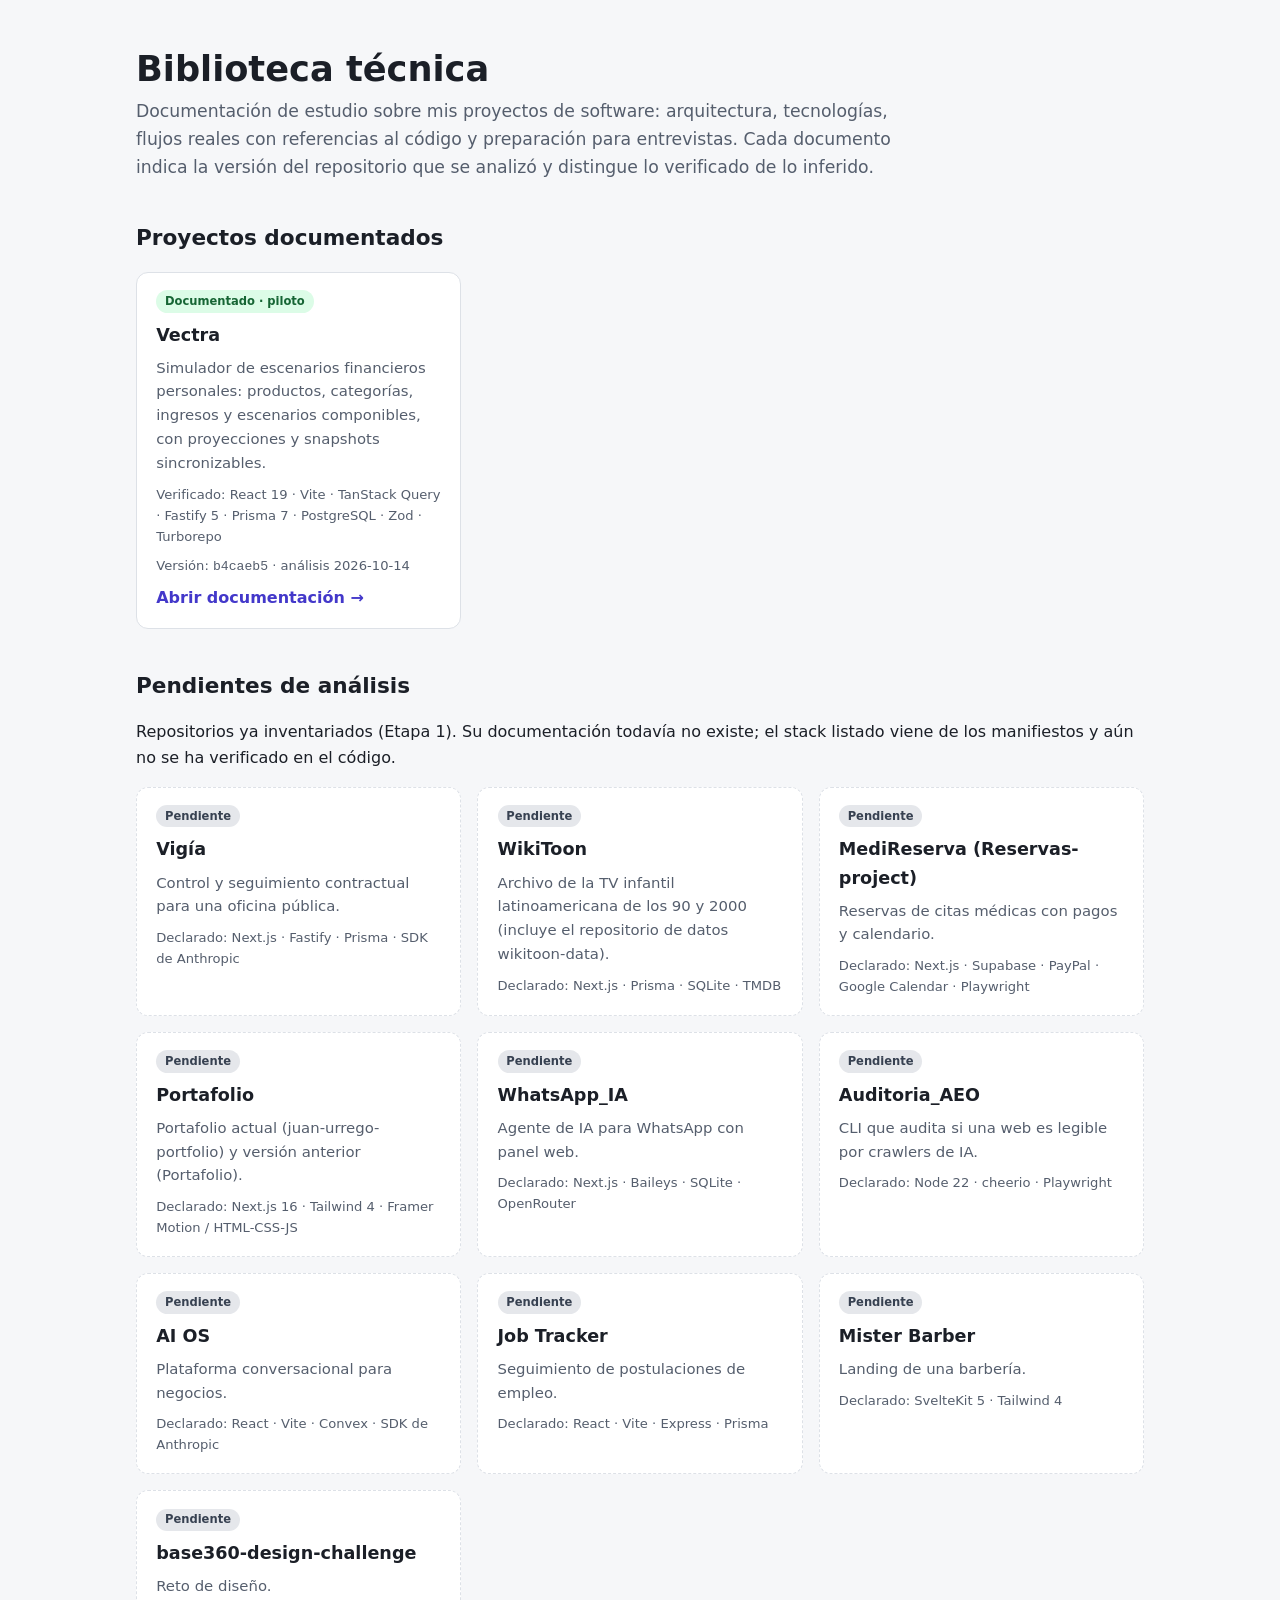
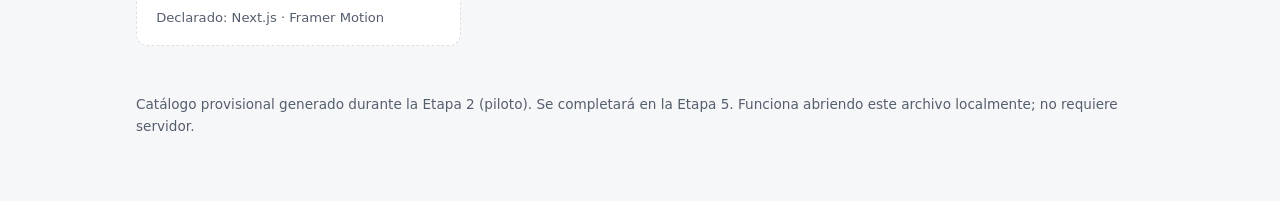
<file: index.html>
<!DOCTYPE html>
<html lang="es">
<head>
  <meta charset="utf-8">
  <meta name="viewport" content="width=device-width, initial-scale=1">
  <title>Biblioteca técnica</title>
  <meta name="description" content="Catálogo de la documentación técnica de mis proyectos de software.">
  <link rel="stylesheet" href="styles.css">
</head>
<body>
<main>
  <h1>Biblioteca técnica</h1>
  <p class="lead">Documentación de estudio sobre mis proyectos de software: arquitectura, tecnologías, flujos reales con referencias al código y preparación para entrevistas. Cada documento indica la versión del repositorio que se analizó y distingue lo verificado de lo inferido.</p>

  <h2>Proyectos documentados</h2>
  <ul class="catalog">
    <li class="project">
      <span class="badge badge--ok">Documentado · piloto</span>
      <h3>Vectra</h3>
      <p>Simulador de escenarios financieros personales: productos, categorías, ingresos y escenarios componibles, con proyecciones y snapshots sincronizables.</p>
      <p class="stack">Verificado: React 19 · Vite · TanStack Query · Fastify 5 · Prisma 7 · PostgreSQL · Zod · Turborepo</p>
      <p class="stack">Versión: <code>b4caeb5</code> · análisis 2026-10-14</p>
      <a class="open" href="proyectos/vectra/index.html">Abrir documentación →</a>
    </li>
  </ul>

  <h2>Pendientes de análisis</h2>
  <p>Repositorios ya inventariados (Etapa 1). Su documentación todavía no existe; el stack listado viene de los manifiestos y aún no se ha verificado en el código.</p>
  <ul class="catalog">
    <li class="project project--pending"><span class="badge badge--pend">Pendiente</span><h3>Vigía</h3><p>Control y seguimiento contractual para una oficina pública.</p><p class="stack">Declarado: Next.js · Fastify · Prisma · SDK de Anthropic</p></li>
    <li class="project project--pending"><span class="badge badge--pend">Pendiente</span><h3>WikiToon</h3><p>Archivo de la TV infantil latinoamericana de los 90 y 2000 (incluye el repositorio de datos wikitoon-data).</p><p class="stack">Declarado: Next.js · Prisma · SQLite · TMDB</p></li>
    <li class="project project--pending"><span class="badge badge--pend">Pendiente</span><h3>MediReserva (Reservas-project)</h3><p>Reservas de citas médicas con pagos y calendario.</p><p class="stack">Declarado: Next.js · Supabase · PayPal · Google Calendar · Playwright</p></li>
    <li class="project project--pending"><span class="badge badge--pend">Pendiente</span><h3>Portafolio</h3><p>Portafolio actual (juan-urrego-portfolio) y versión anterior (Portafolio).</p><p class="stack">Declarado: Next.js 16 · Tailwind 4 · Framer Motion / HTML-CSS-JS</p></li>
    <li class="project project--pending"><span class="badge badge--pend">Pendiente</span><h3>WhatsApp_IA</h3><p>Agente de IA para WhatsApp con panel web.</p><p class="stack">Declarado: Next.js · Baileys · SQLite · OpenRouter</p></li>
    <li class="project project--pending"><span class="badge badge--pend">Pendiente</span><h3>Auditoria_AEO</h3><p>CLI que audita si una web es legible por crawlers de IA.</p><p class="stack">Declarado: Node 22 · cheerio · Playwright</p></li>
    <li class="project project--pending"><span class="badge badge--pend">Pendiente</span><h3>AI OS</h3><p>Plataforma conversacional para negocios.</p><p class="stack">Declarado: React · Vite · Convex · SDK de Anthropic</p></li>
    <li class="project project--pending"><span class="badge badge--pend">Pendiente</span><h3>Job Tracker</h3><p>Seguimiento de postulaciones de empleo.</p><p class="stack">Declarado: React · Vite · Express · Prisma</p></li>
    <li class="project project--pending"><span class="badge badge--pend">Pendiente</span><h3>Mister Barber</h3><p>Landing de una barbería.</p><p class="stack">Declarado: SvelteKit 5 · Tailwind 4</p></li>
    <li class="project project--pending"><span class="badge badge--pend">Pendiente</span><h3>base360-design-challenge</h3><p>Reto de diseño.</p><p class="stack">Declarado: Next.js · Framer Motion</p></li>
  </ul>

  <footer>Catálogo provisional generado durante la Etapa 2 (piloto). Se completará en la Etapa 5. Funciona abriendo este archivo localmente; no requiere servidor.</footer>
</main>
</body>
</html>
</file>
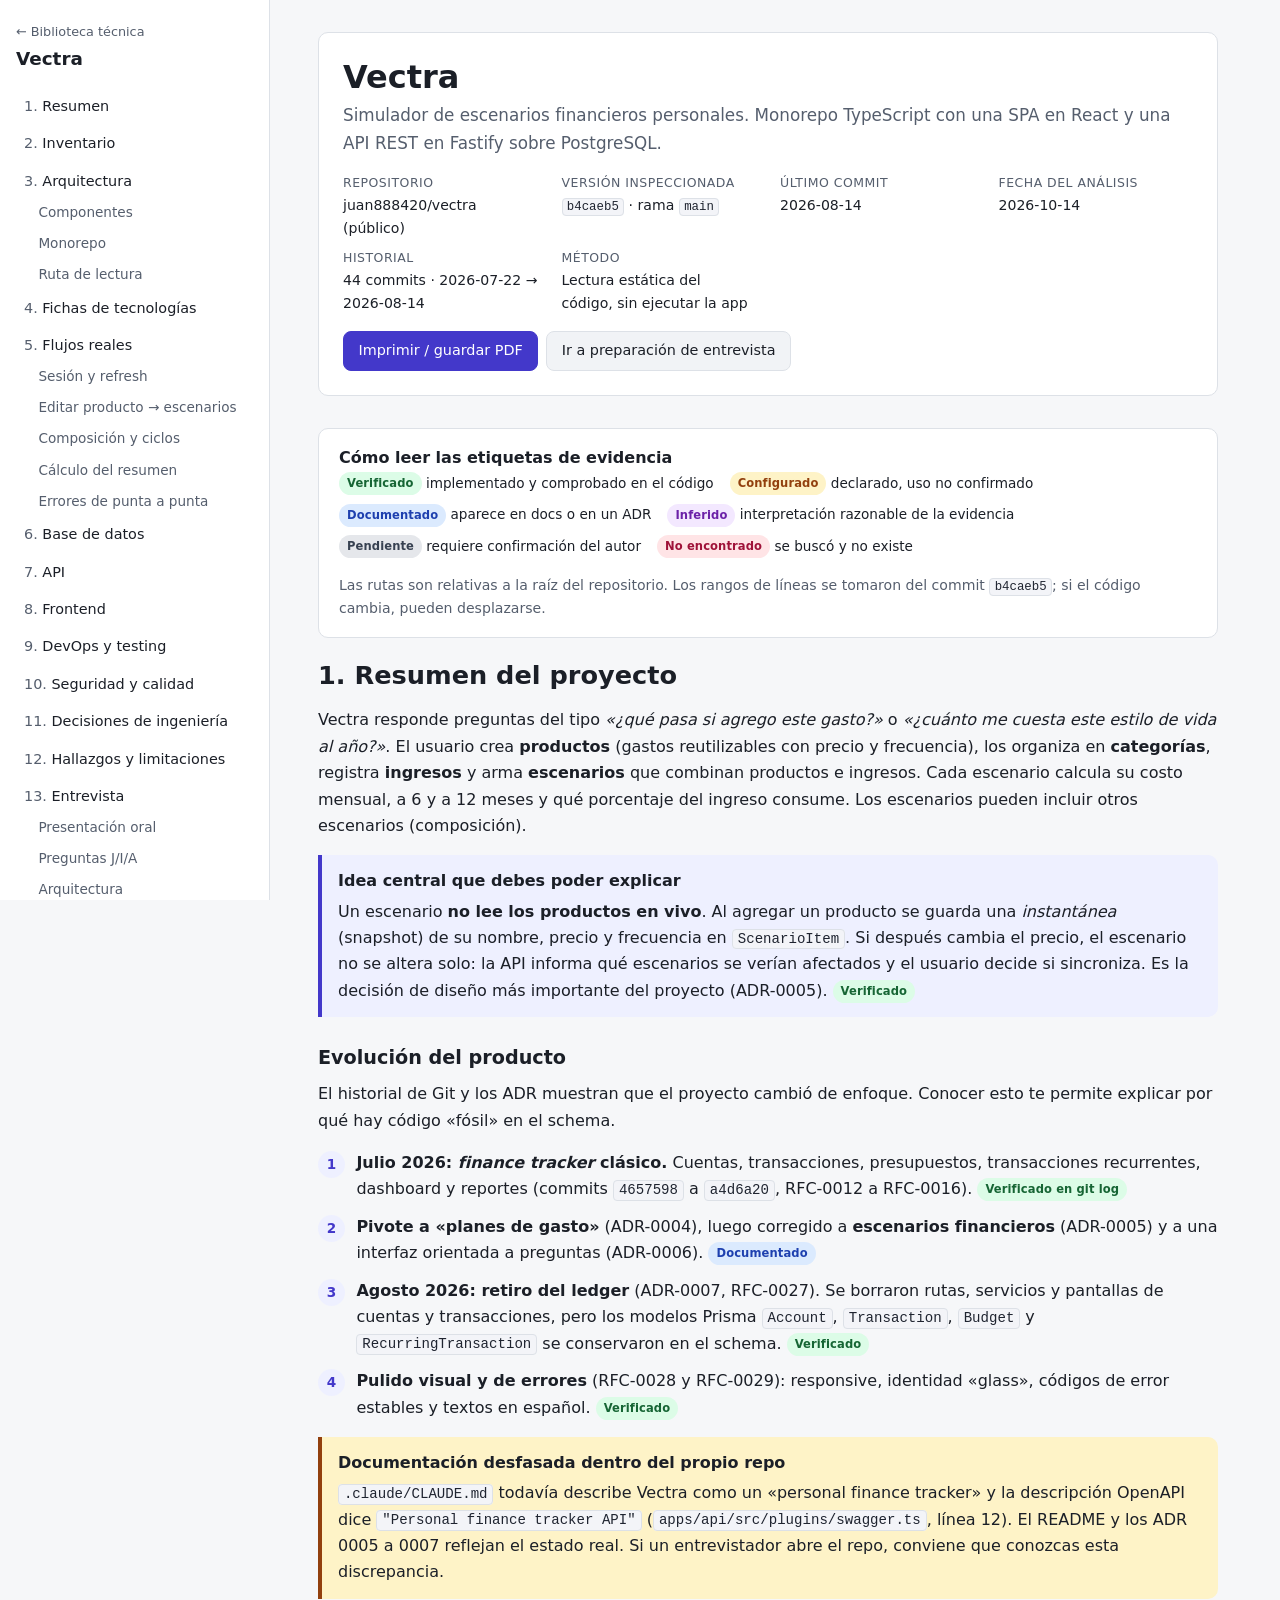
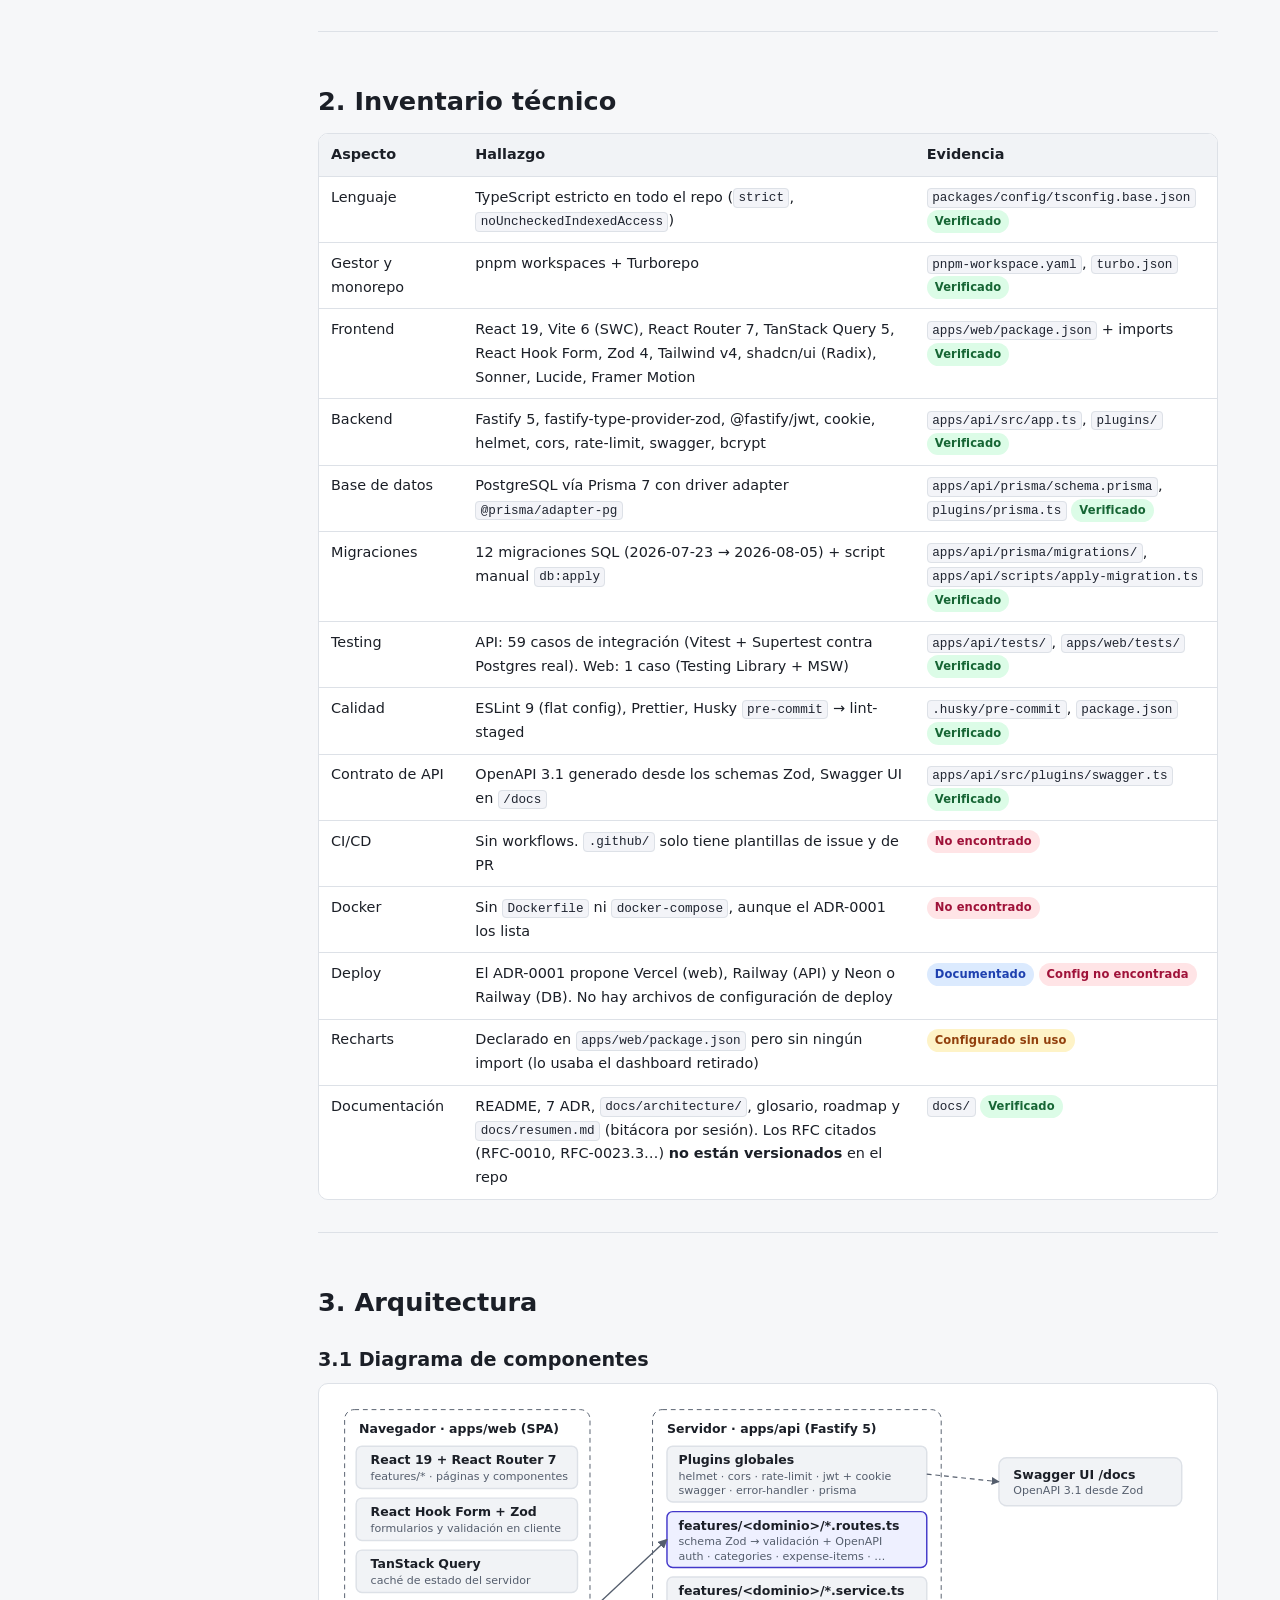
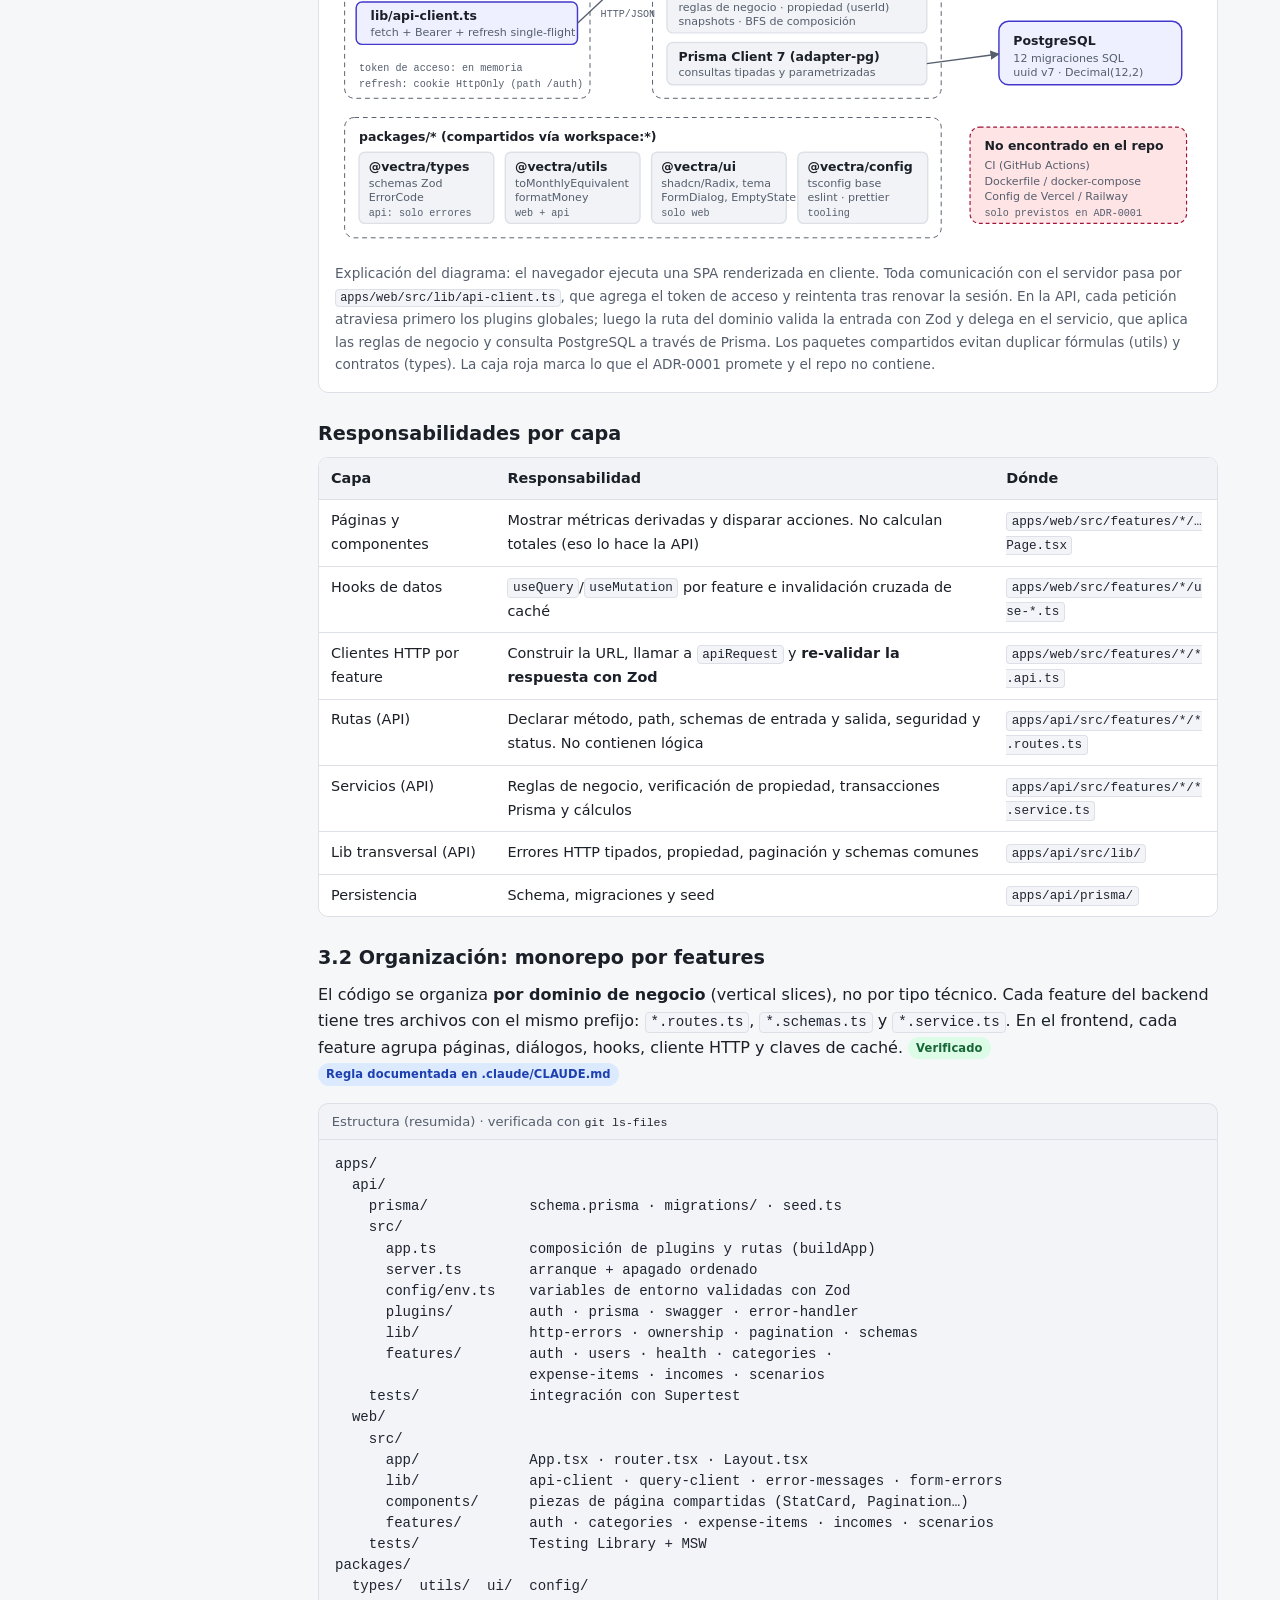
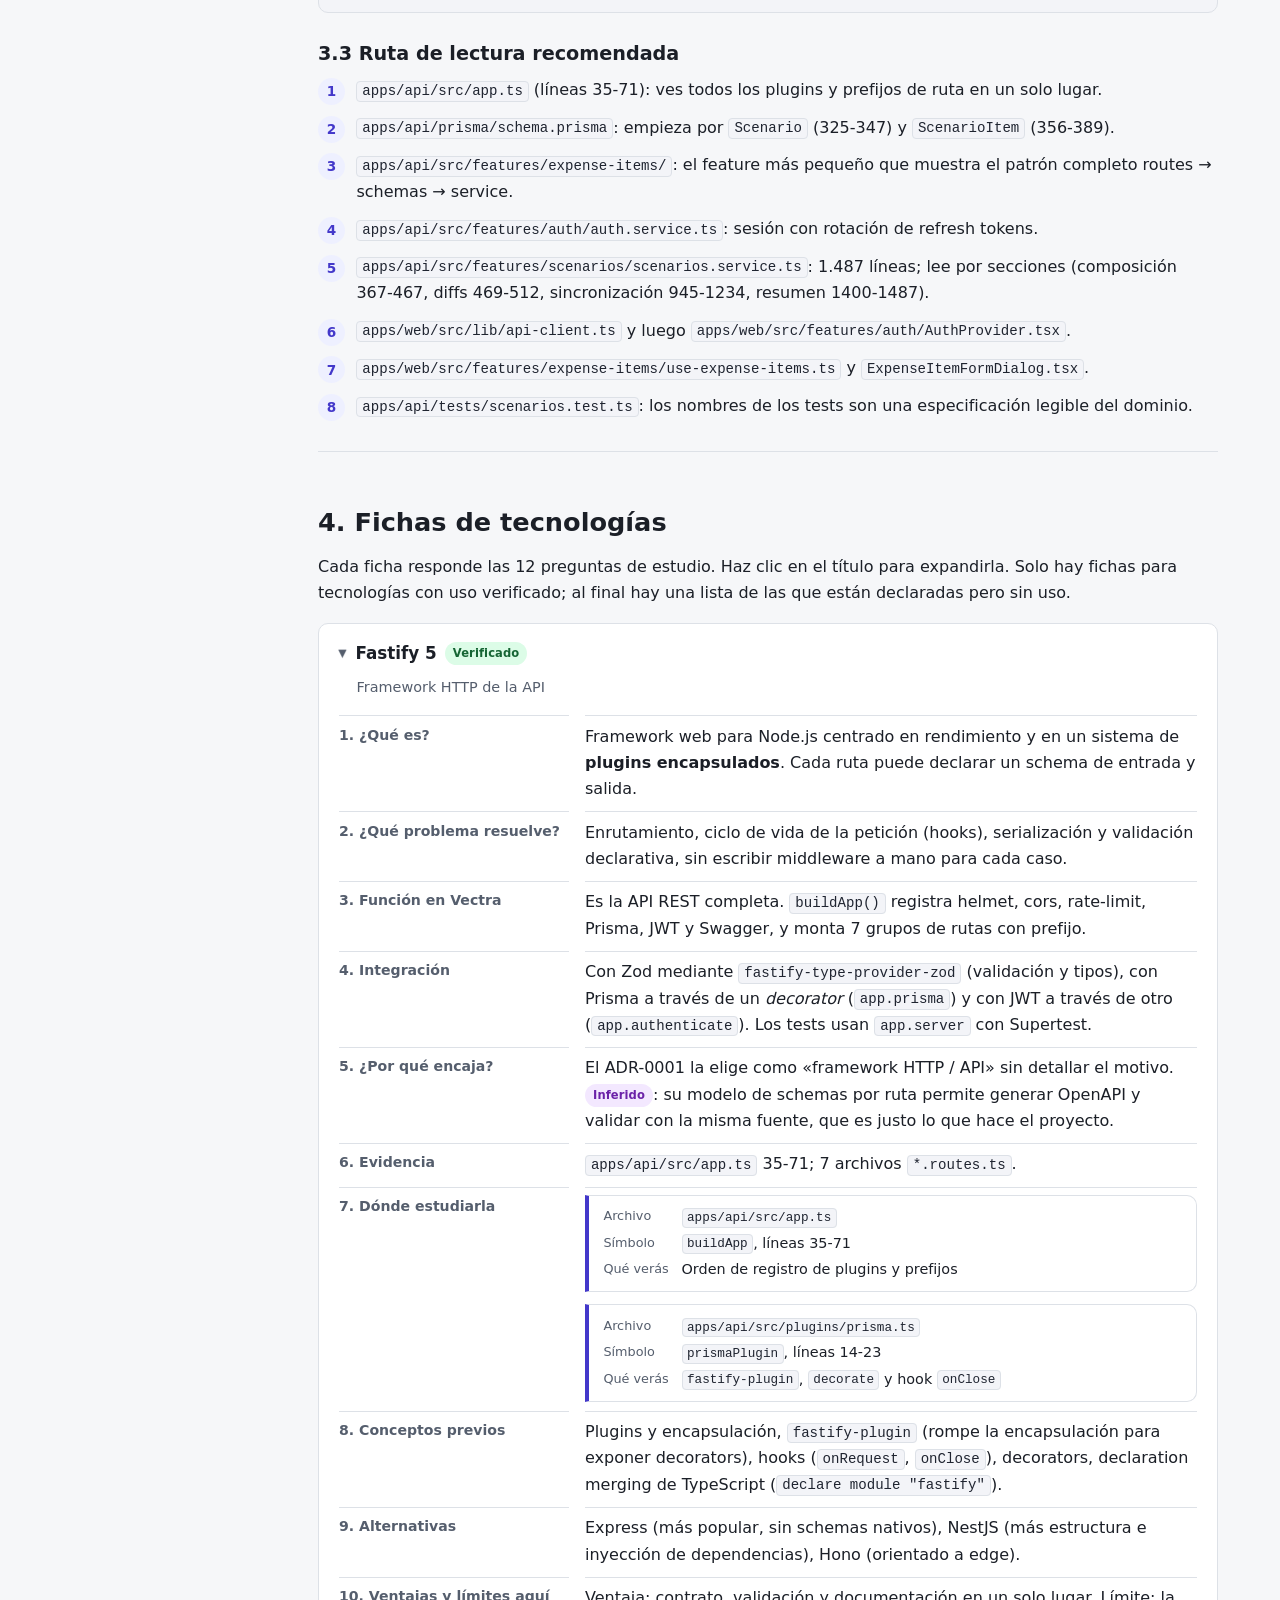
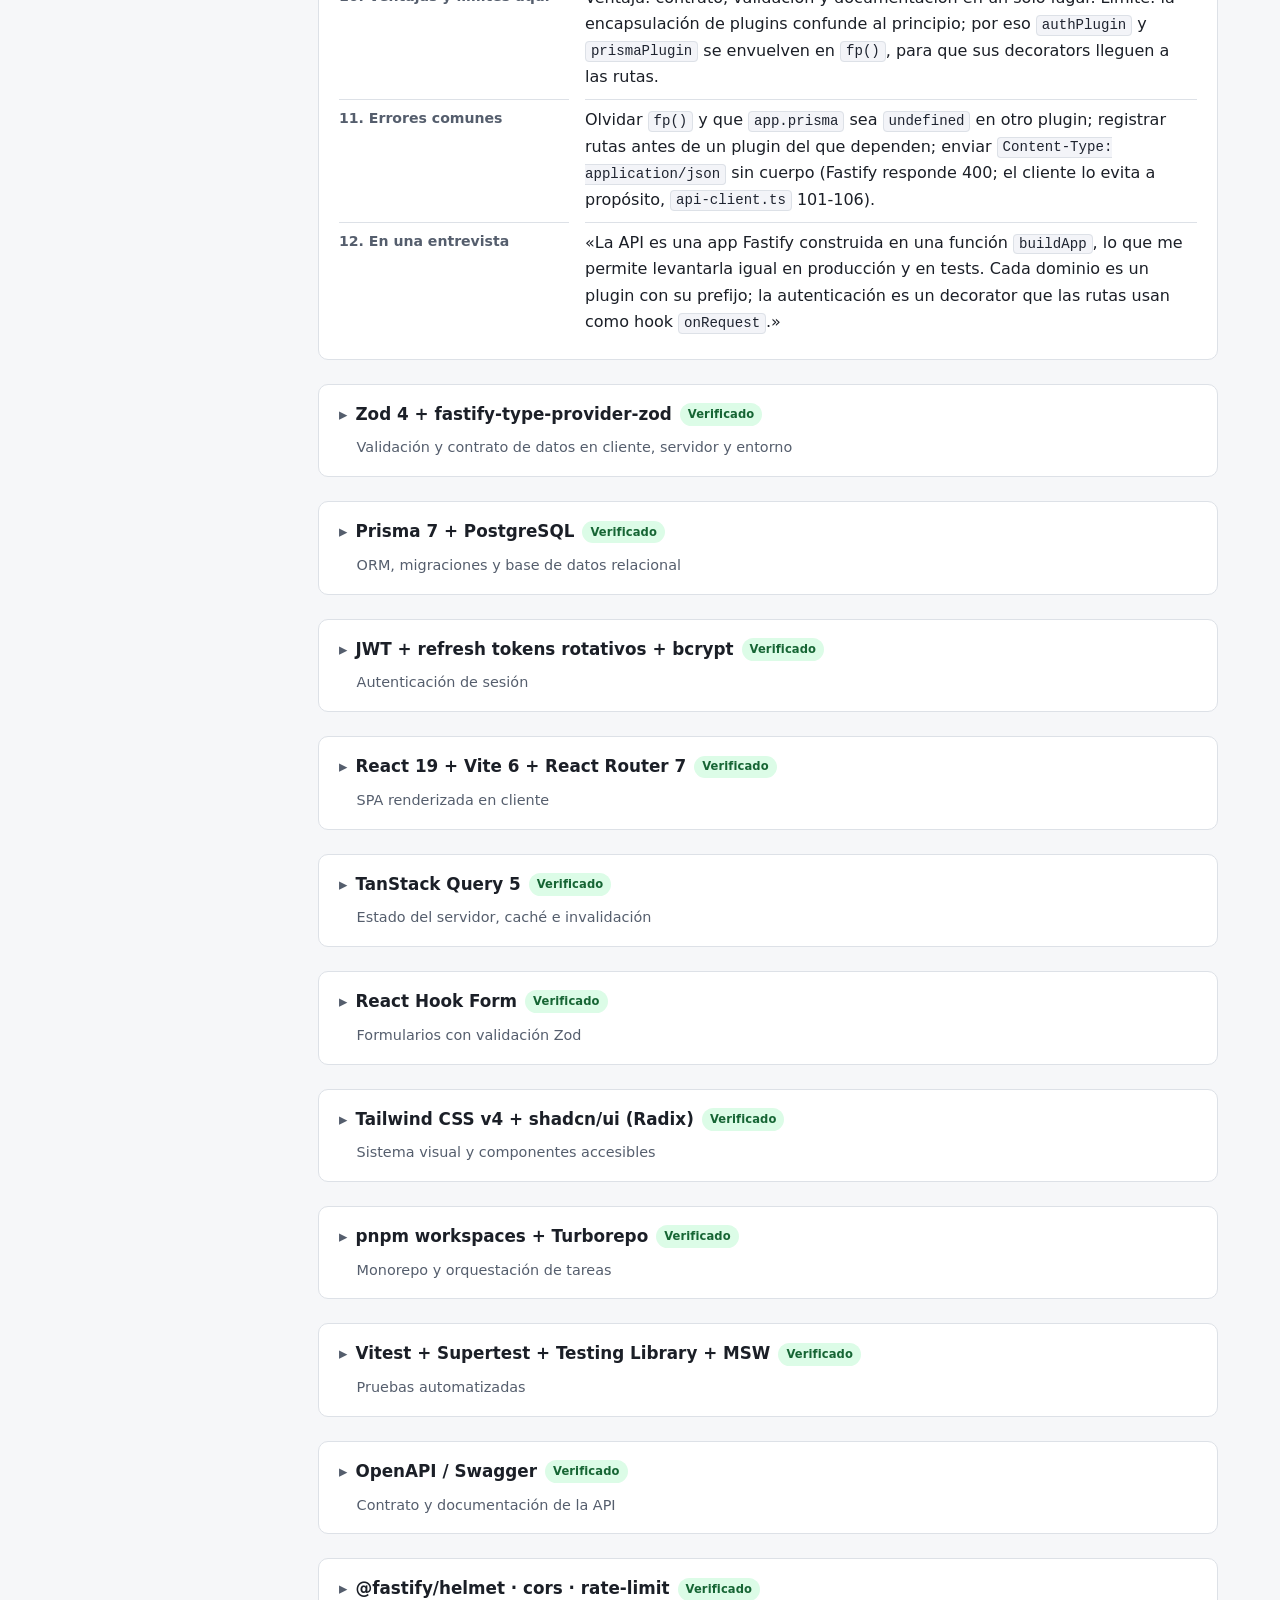
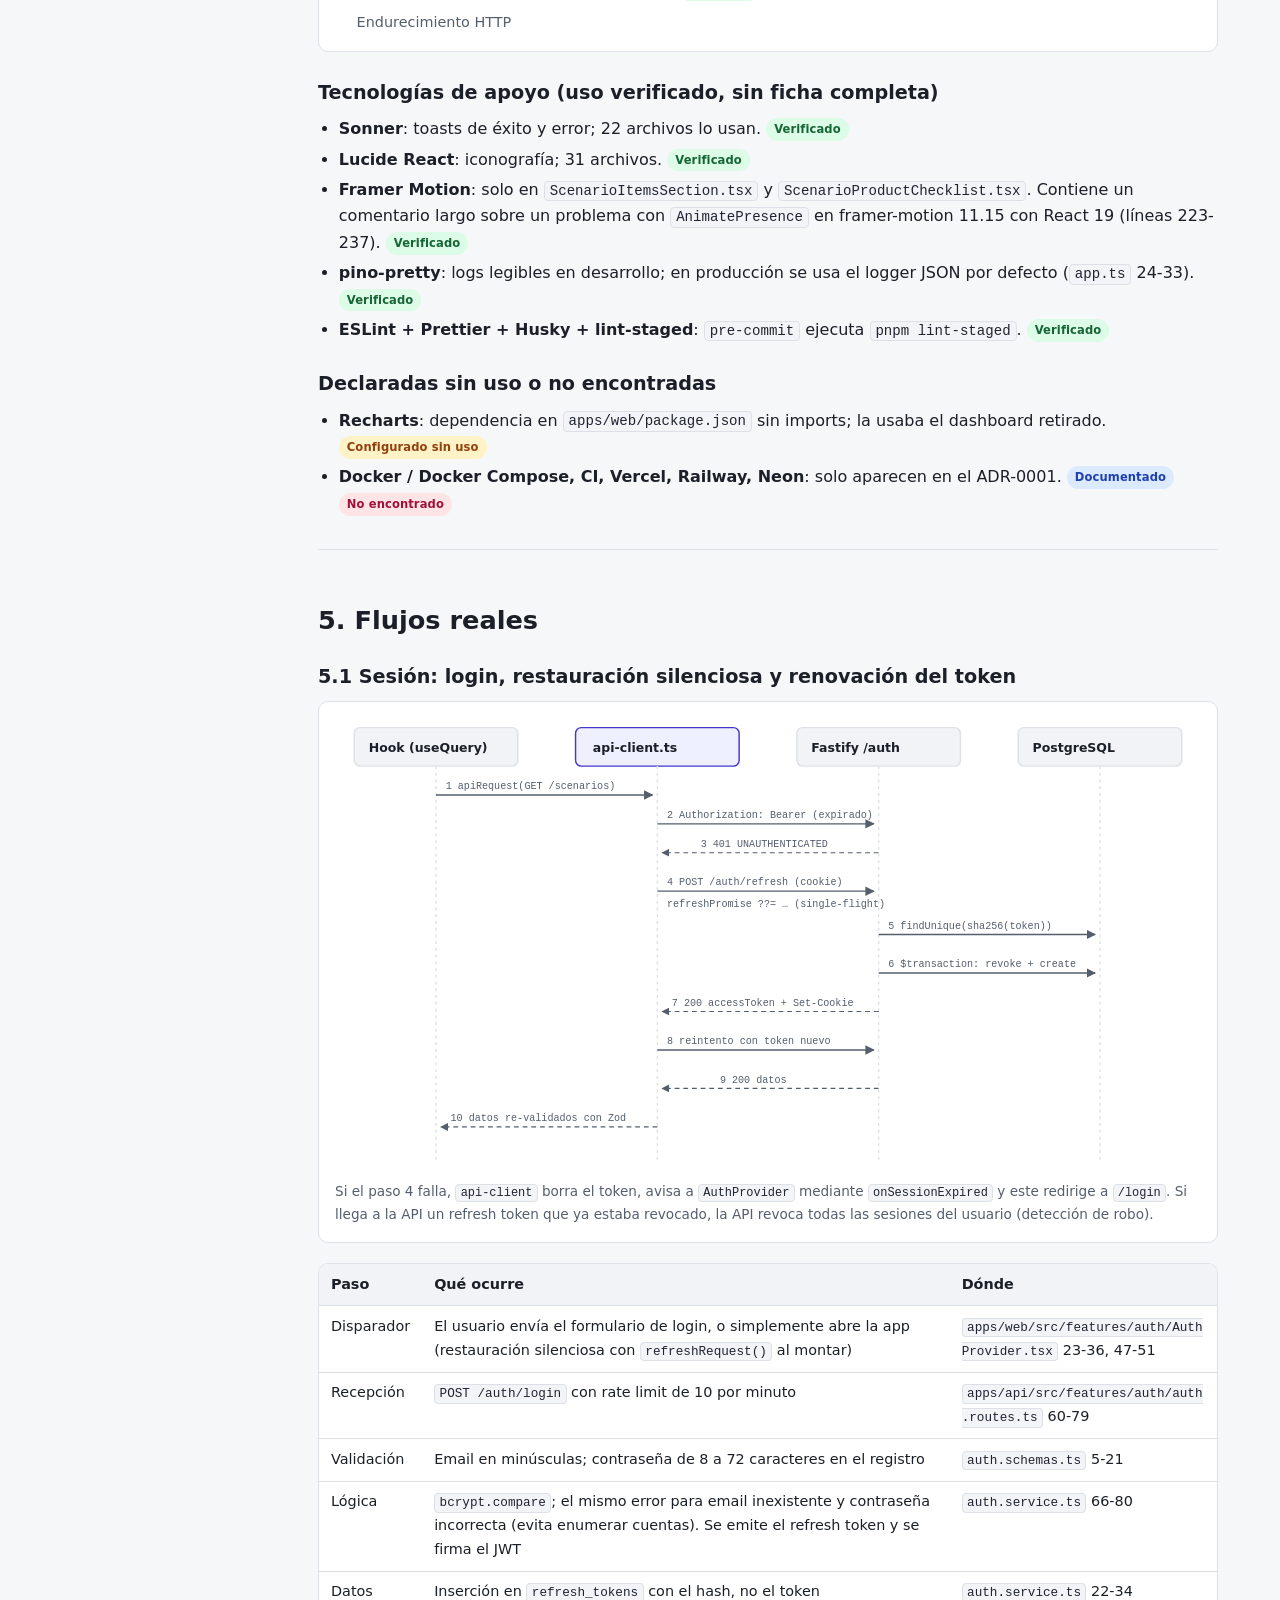
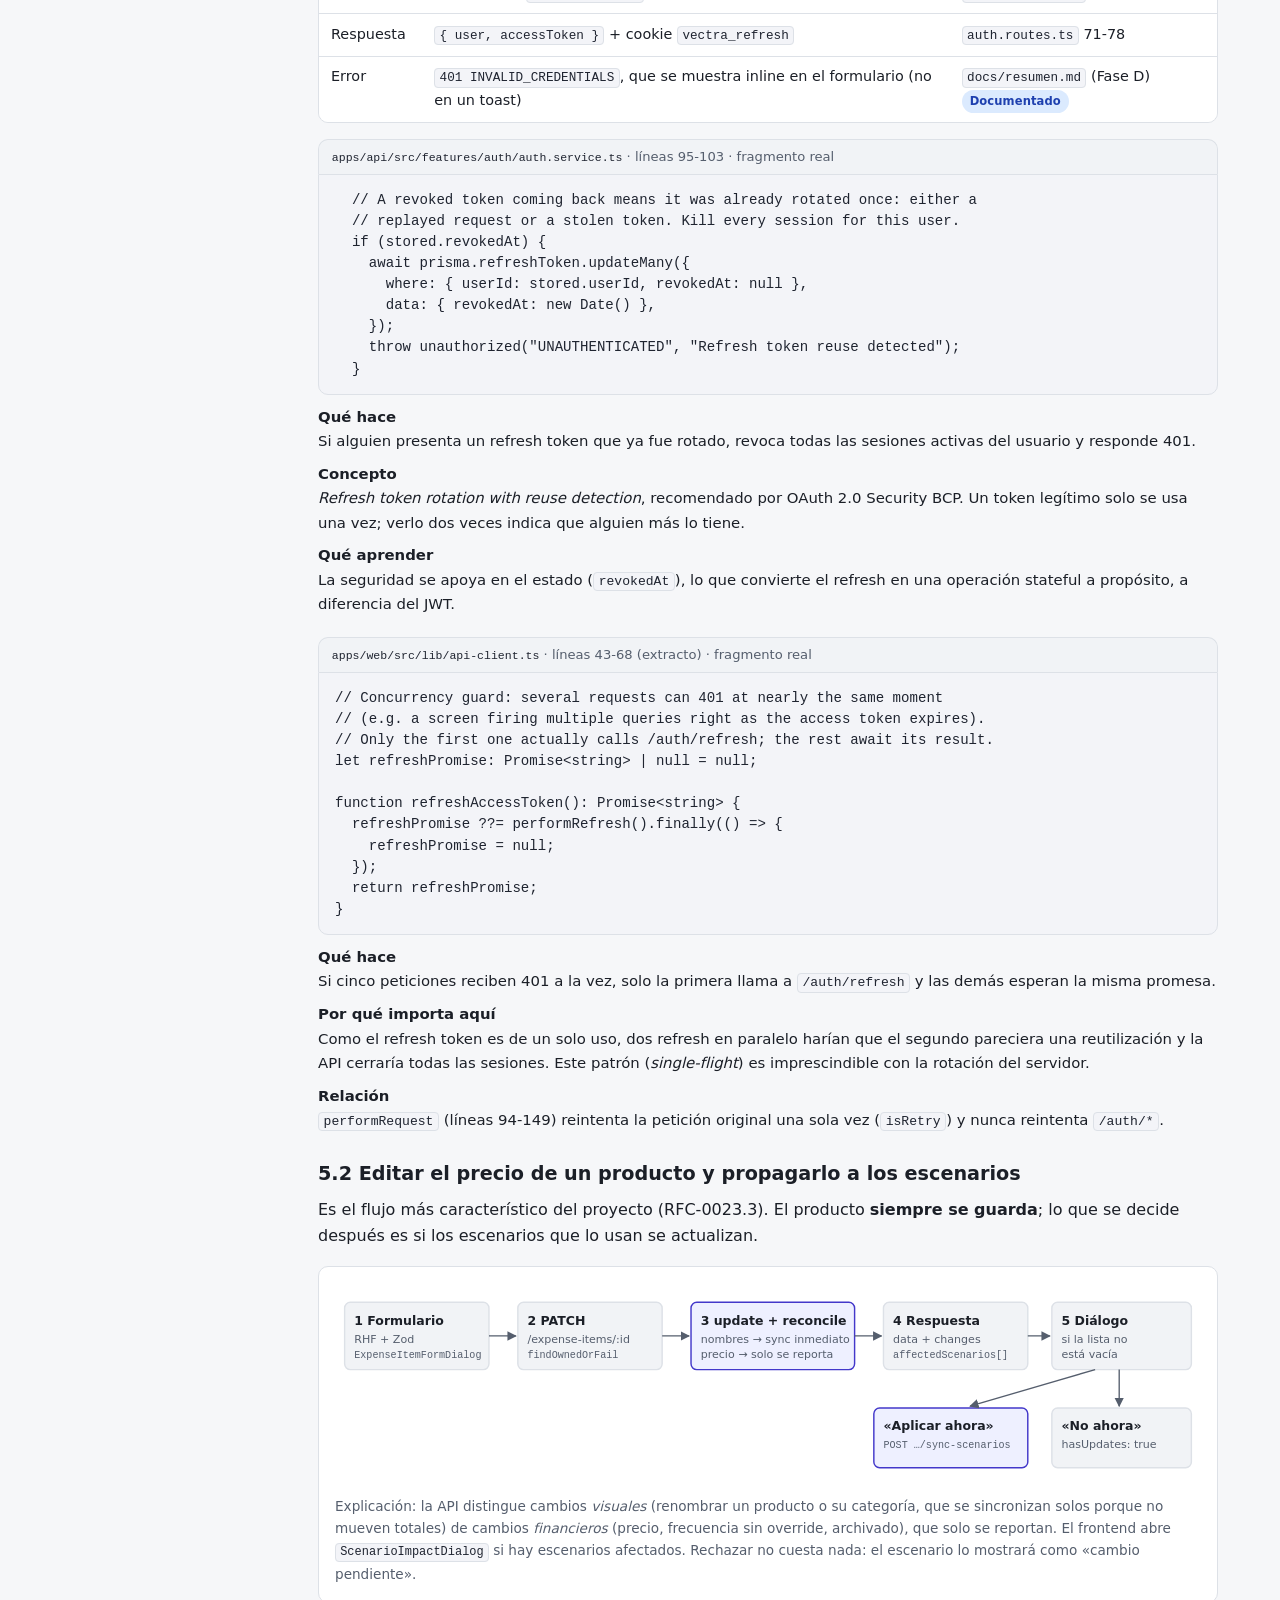
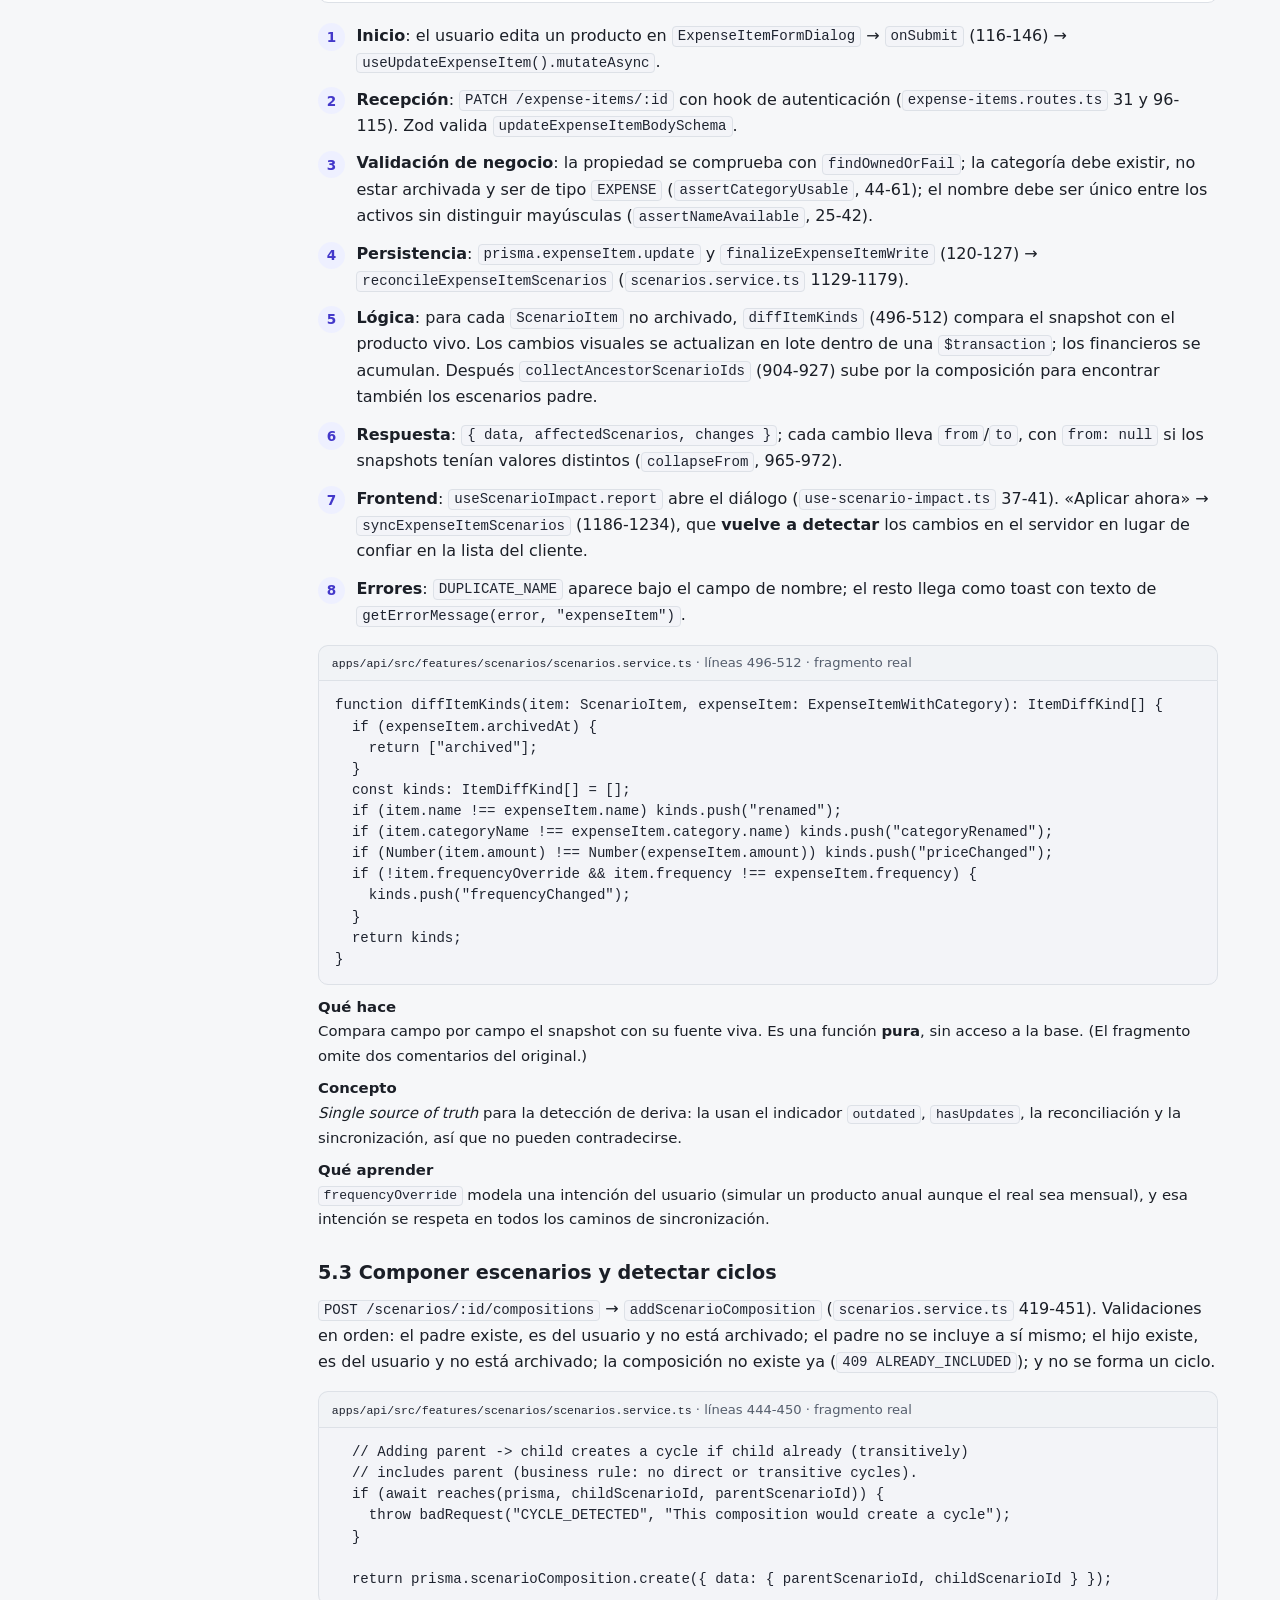
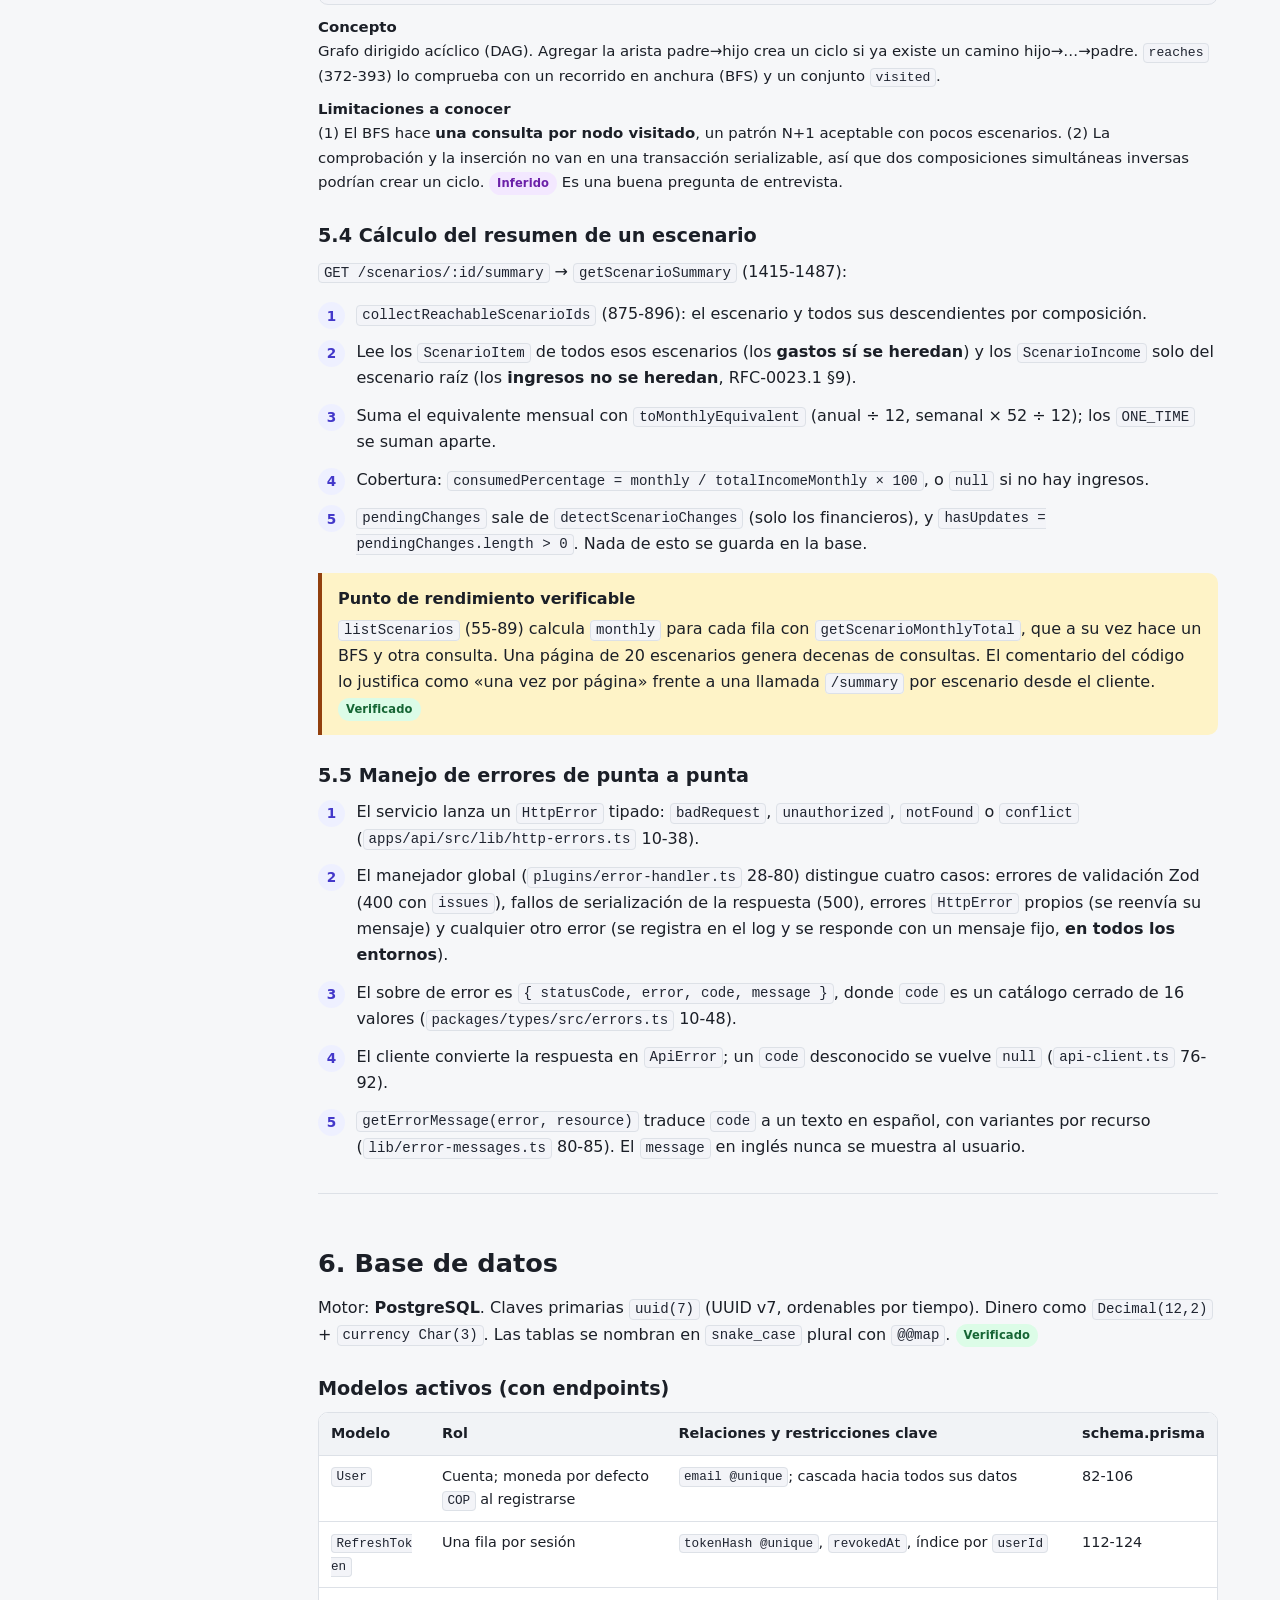
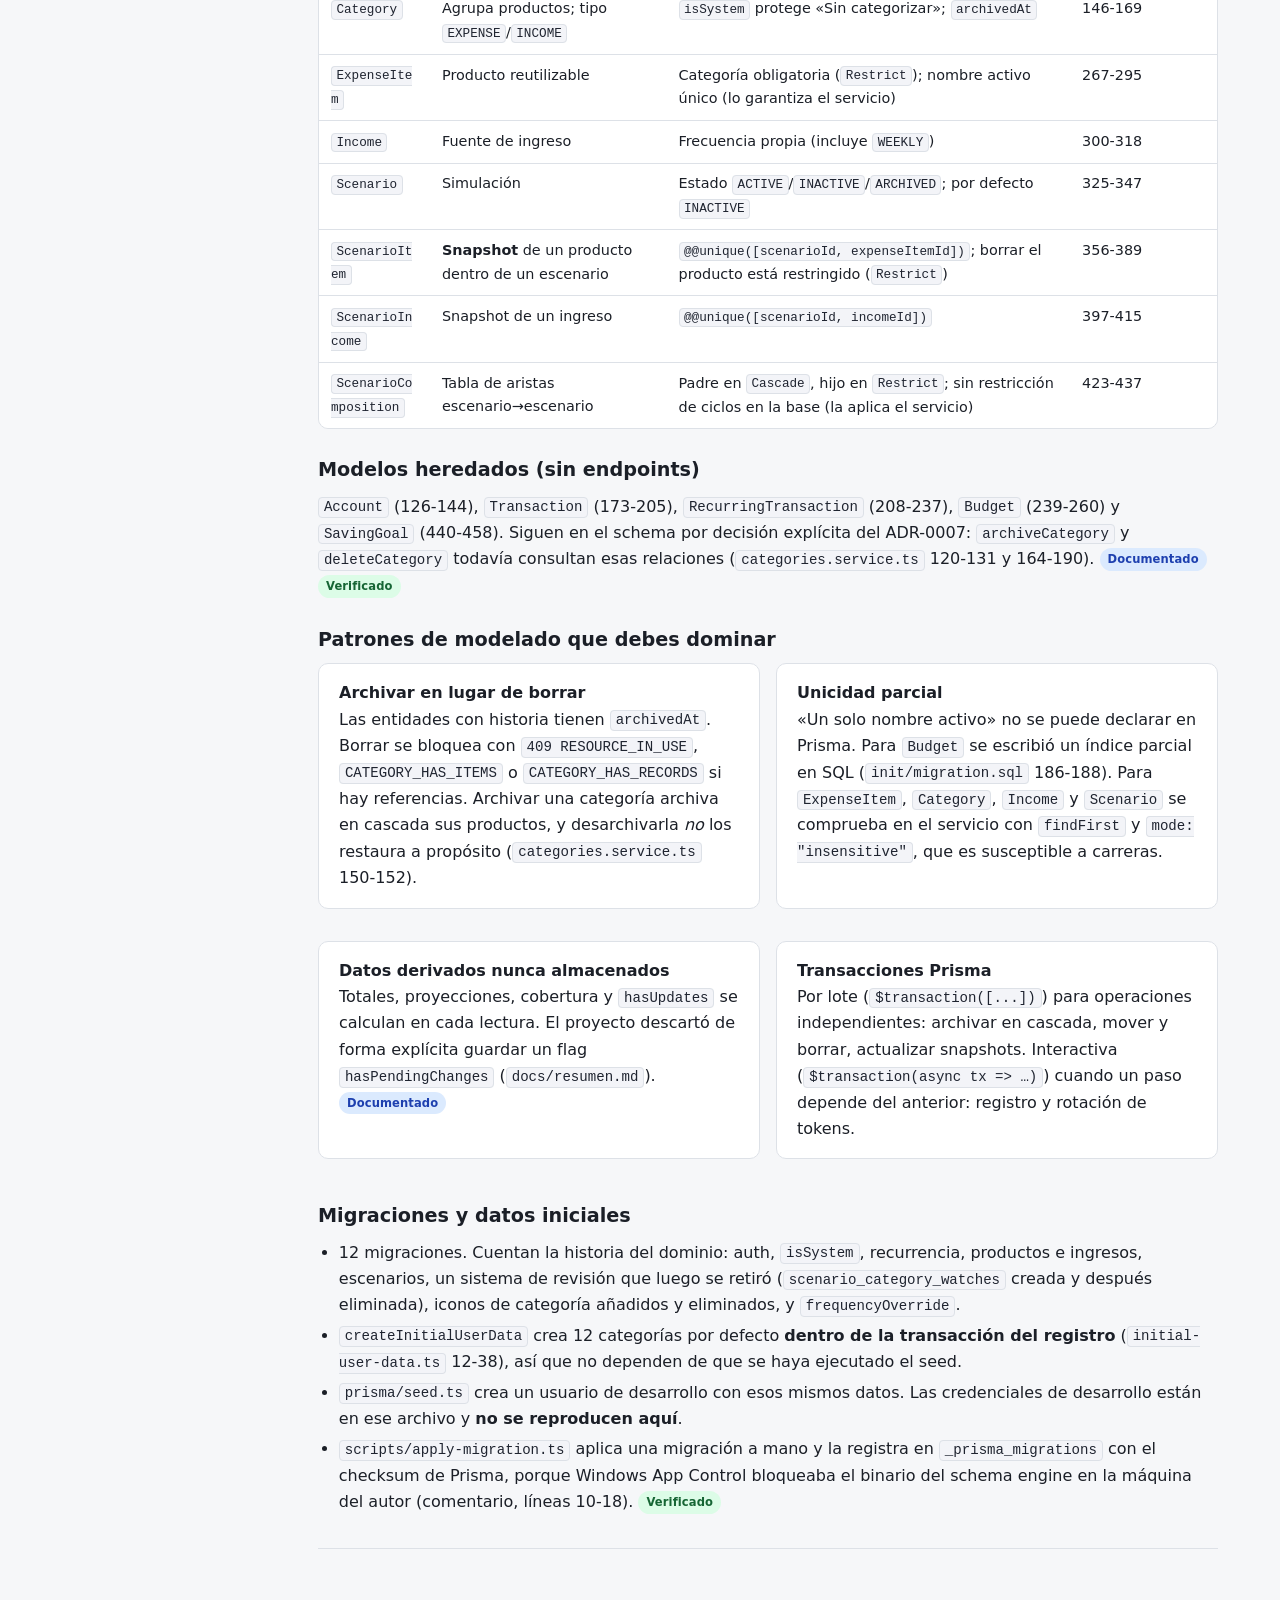
<file: proyectos/vectra/index.html>
<!DOCTYPE html>
<html lang="es">
<head>
  <meta charset="utf-8">
  <meta name="viewport" content="width=device-width, initial-scale=1">
  <title>Vectra · Biblioteca técnica</title>
  <meta name="description" content="Documentación técnica y de estudio del proyecto Vectra: arquitectura, tecnologías, flujos, base de datos, seguridad y preparación para entrevistas.">
  <link rel="stylesheet" href="styles.css">
</head>
<body>
<a class="skip-link" href="#contenido">Saltar al contenido</a>

<div class="layout">
  <!-- ================= Navegación lateral ================= -->
  <aside class="sidebar" aria-label="Tabla de contenidos">
    <div class="sidebar__brand">
      <a href="../../index.html">← Biblioteca técnica</a>
      <strong>Vectra</strong>
    </div>
    <nav>
      <ol>
        <li><a href="#resumen">Resumen</a></li>
        <li><a href="#inventario">Inventario</a></li>
        <li><a href="#arquitectura">Arquitectura</a>
          <ol>
            <li><a href="#arq-componentes">Componentes</a></li>
            <li><a href="#arq-monorepo">Monorepo</a></li>
            <li><a href="#arq-ruta">Ruta de lectura</a></li>
          </ol>
        </li>
        <li><a href="#tecnologias">Fichas de tecnologías</a></li>
        <li><a href="#flujos">Flujos reales</a>
          <ol>
            <li><a href="#flujo-auth">Sesión y refresh</a></li>
            <li><a href="#flujo-impacto">Editar producto → escenarios</a></li>
            <li><a href="#flujo-composicion">Composición y ciclos</a></li>
            <li><a href="#flujo-summary">Cálculo del resumen</a></li>
            <li><a href="#flujo-errores">Errores de punta a punta</a></li>
          </ol>
        </li>
        <li><a href="#datos">Base de datos</a></li>
        <li><a href="#api">API</a></li>
        <li><a href="#frontend">Frontend</a></li>
        <li><a href="#devops">DevOps y testing</a></li>
        <li><a href="#seguridad">Seguridad y calidad</a></li>
        <li><a href="#decisiones">Decisiones de ingeniería</a></li>
        <li><a href="#hallazgos">Hallazgos y limitaciones</a></li>
        <li><a href="#entrevista">Entrevista</a>
          <ol>
            <li><a href="#pitch">Presentación oral</a></li>
            <li><a href="#preguntas">Preguntas J/I/A</a></li>
            <li><a href="#preguntas-arq">Arquitectura</a></li>
            <li><a href="#preguntas-problemas">Resolución de problemas</a></li>
          </ol>
        </li>
        <li><a href="#repaso">Repaso rápido</a></li>
        <li><a href="#limites">Límites del análisis</a></li>
      </ol>
    </nav>
  </aside>

  <!-- ================= Contenido ================= -->
  <main class="content" id="contenido">

    <header class="doc-header">
      <h1>Vectra</h1>
      <p class="doc-header__lead">Simulador de escenarios financieros personales. Monorepo TypeScript con una SPA en React y una API REST en Fastify sobre PostgreSQL.</p>
      <dl class="doc-meta">
        <div><dt>Repositorio</dt><dd>juan888420/vectra (público)</dd></div>
        <div><dt>Versión inspeccionada</dt><dd><code>b4caeb5</code> · rama <code>main</code></dd></div>
        <div><dt>Último commit</dt><dd>2026-08-14</dd></div>
        <div><dt>Fecha del análisis</dt><dd>2026-10-14</dd></div>
        <div><dt>Historial</dt><dd>44 commits · 2026-07-22 → 2026-08-14</dd></div>
        <div><dt>Método</dt><dd>Lectura estática del código, sin ejecutar la app</dd></div>
      </dl>
      <div class="doc-actions">
        <button type="button" class="btn btn--primary" id="print-btn">Imprimir / guardar PDF</button>
        <a class="btn" href="#entrevista">Ir a preparación de entrevista</a>
      </div>
    </header>

    <div class="card">
      <strong>Cómo leer las etiquetas de evidencia</strong>
      <ul class="legend">
        <li><span class="tag tag--verificado">Verificado</span> implementado y comprobado en el código</li>
        <li><span class="tag tag--configurado">Configurado</span> declarado, uso no confirmado</li>
        <li><span class="tag tag--documentado">Documentado</span> aparece en docs o en un ADR</li>
        <li><span class="tag tag--inferido">Inferido</span> interpretación razonable de la evidencia</li>
        <li><span class="tag tag--pendiente">Pendiente</span> requiere confirmación del autor</li>
        <li><span class="tag tag--noencontrado">No encontrado</span> se buscó y no existe</li>
      </ul>
      <p class="note note--flush">Las rutas son relativas a la raíz del repositorio. Los rangos de líneas se tomaron del commit <code>b4caeb5</code>; si el código cambia, pueden desplazarse.</p>
    </div>

    <!-- ===================================================== -->
    <section class="doc-section" id="resumen" aria-labelledby="h-resumen">
      <h2 id="h-resumen">1. Resumen del proyecto</h2>
      <p>Vectra responde preguntas del tipo <em>«¿qué pasa si agrego este gasto?»</em> o <em>«¿cuánto me cuesta este estilo de vida al año?»</em>. El usuario crea <strong>productos</strong> (gastos reutilizables con precio y frecuencia), los organiza en <strong>categorías</strong>, registra <strong>ingresos</strong> y arma <strong>escenarios</strong> que combinan productos e ingresos. Cada escenario calcula su costo mensual, a 6 y a 12 meses y qué porcentaje del ingreso consume. Los escenarios pueden incluir otros escenarios (composición).</p>

      <div class="callout">
        <span class="callout__title">Idea central que debes poder explicar</span>
        <p>Un escenario <strong>no lee los productos en vivo</strong>. Al agregar un producto se guarda una <em>instantánea</em> (snapshot) de su nombre, precio y frecuencia en <code>ScenarioItem</code>. Si después cambia el precio, el escenario no se altera solo: la API informa qué escenarios se verían afectados y el usuario decide si sincroniza. Es la decisión de diseño más importante del proyecto (ADR-0005). <span class="tag tag--verificado">Verificado</span></p>
      </div>

      <h3>Evolución del producto</h3>
      <p>El historial de Git y los ADR muestran que el proyecto cambió de enfoque. Conocer esto te permite explicar por qué hay código «fósil» en el schema.</p>
      <ol class="route">
        <li><strong>Julio 2026: <em>finance tracker</em> clásico.</strong> Cuentas, transacciones, presupuestos, transacciones recurrentes, dashboard y reportes (commits <code>4657598</code> a <code>a4d6a20</code>, RFC-0012 a RFC-0016). <span class="tag tag--verificado">Verificado en git log</span></li>
        <li><strong>Pivote a «planes de gasto»</strong> (ADR-0004), luego corregido a <strong>escenarios financieros</strong> (ADR-0005) y a una interfaz orientada a preguntas (ADR-0006). <span class="tag tag--documentado">Documentado</span></li>
        <li><strong>Agosto 2026: retiro del ledger</strong> (ADR-0007, RFC-0027). Se borraron rutas, servicios y pantallas de cuentas y transacciones, pero los modelos Prisma <code>Account</code>, <code>Transaction</code>, <code>Budget</code> y <code>RecurringTransaction</code> se conservaron en el schema. <span class="tag tag--verificado">Verificado</span></li>
        <li><strong>Pulido visual y de errores</strong> (RFC-0028 y RFC-0029): responsive, identidad «glass», códigos de error estables y textos en español. <span class="tag tag--verificado">Verificado</span></li>
      </ol>

      <div class="callout callout--warn">
        <span class="callout__title">Documentación desfasada dentro del propio repo</span>
        <p><code>.claude/CLAUDE.md</code> todavía describe Vectra como un «personal finance tracker» y la descripción OpenAPI dice <code>"Personal finance tracker API"</code> (<code>apps/api/src/plugins/swagger.ts</code>, línea 12). El README y los ADR 0005 a 0007 reflejan el estado real. Si un entrevistador abre el repo, conviene que conozcas esta discrepancia.</p>
      </div>
    </section>

    <!-- ===================================================== -->
    <section class="doc-section" id="inventario" aria-labelledby="h-inventario">
      <h2 id="h-inventario">2. Inventario técnico</h2>
      <div class="table-wrap">
        <table>
          <thead><tr><th scope="col">Aspecto</th><th scope="col">Hallazgo</th><th scope="col">Evidencia</th></tr></thead>
          <tbody>
            <tr><td>Lenguaje</td><td>TypeScript estricto en todo el repo (<code>strict</code>, <code>noUncheckedIndexedAccess</code>)</td><td><code>packages/config/tsconfig.base.json</code> <span class="tag tag--verificado">Verificado</span></td></tr>
            <tr><td>Gestor y monorepo</td><td>pnpm workspaces + Turborepo</td><td><code>pnpm-workspace.yaml</code>, <code>turbo.json</code> <span class="tag tag--verificado">Verificado</span></td></tr>
            <tr><td>Frontend</td><td>React 19, Vite 6 (SWC), React Router 7, TanStack Query 5, React Hook Form, Zod 4, Tailwind v4, shadcn/ui (Radix), Sonner, Lucide, Framer Motion</td><td><code>apps/web/package.json</code> + imports <span class="tag tag--verificado">Verificado</span></td></tr>
            <tr><td>Backend</td><td>Fastify 5, fastify-type-provider-zod, @fastify/jwt, cookie, helmet, cors, rate-limit, swagger, bcrypt</td><td><code>apps/api/src/app.ts</code>, <code>plugins/</code> <span class="tag tag--verificado">Verificado</span></td></tr>
            <tr><td>Base de datos</td><td>PostgreSQL vía Prisma 7 con driver adapter <code>@prisma/adapter-pg</code></td><td><code>apps/api/prisma/schema.prisma</code>, <code>plugins/prisma.ts</code> <span class="tag tag--verificado">Verificado</span></td></tr>
            <tr><td>Migraciones</td><td>12 migraciones SQL (2026-07-23 → 2026-08-05) + script manual <code>db:apply</code></td><td><code>apps/api/prisma/migrations/</code>, <code>apps/api/scripts/apply-migration.ts</code> <span class="tag tag--verificado">Verificado</span></td></tr>
            <tr><td>Testing</td><td>API: 59 casos de integración (Vitest + Supertest contra Postgres real). Web: 1 caso (Testing Library + MSW)</td><td><code>apps/api/tests/</code>, <code>apps/web/tests/</code> <span class="tag tag--verificado">Verificado</span></td></tr>
            <tr><td>Calidad</td><td>ESLint 9 (flat config), Prettier, Husky <code>pre-commit</code> → lint-staged</td><td><code>.husky/pre-commit</code>, <code>package.json</code> <span class="tag tag--verificado">Verificado</span></td></tr>
            <tr><td>Contrato de API</td><td>OpenAPI 3.1 generado desde los schemas Zod, Swagger UI en <code>/docs</code></td><td><code>apps/api/src/plugins/swagger.ts</code> <span class="tag tag--verificado">Verificado</span></td></tr>
            <tr><td>CI/CD</td><td>Sin workflows. <code>.github/</code> solo tiene plantillas de issue y de PR</td><td><span class="tag tag--noencontrado">No encontrado</span></td></tr>
            <tr><td>Docker</td><td>Sin <code>Dockerfile</code> ni <code>docker-compose</code>, aunque el ADR-0001 los lista</td><td><span class="tag tag--noencontrado">No encontrado</span></td></tr>
            <tr><td>Deploy</td><td>El ADR-0001 propone Vercel (web), Railway (API) y Neon o Railway (DB). No hay archivos de configuración de deploy</td><td><span class="tag tag--documentado">Documentado</span> <span class="tag tag--noencontrado">Config no encontrada</span></td></tr>
            <tr><td>Recharts</td><td>Declarado en <code>apps/web/package.json</code> pero sin ningún import (lo usaba el dashboard retirado)</td><td><span class="tag tag--configurado">Configurado sin uso</span></td></tr>
            <tr><td>Documentación</td><td>README, 7 ADR, <code>docs/architecture/</code>, glosario, roadmap y <code>docs/resumen.md</code> (bitácora por sesión). Los RFC citados (RFC-0010, RFC-0023.3…) <strong>no están versionados</strong> en el repo</td><td><code>docs/</code> <span class="tag tag--verificado">Verificado</span></td></tr>
          </tbody>
        </table>
      </div>
    </section>

    <!-- ===================================================== -->
    <section class="doc-section" id="arquitectura" aria-labelledby="h-arq">
      <h2 id="h-arq">3. Arquitectura</h2>

      <h3 id="arq-componentes">3.1 Diagrama de componentes</h3>
      <figure class="diagram">
        <svg viewBox="0 0 900 470" role="img" aria-labelledby="arq-title arq-desc">
          <title id="arq-title">Arquitectura de Vectra</title>
          <desc id="arq-desc">El navegador ejecuta la SPA apps/web, que llama por HTTP JSON a la API apps/api. La API usa Prisma con el adaptador pg para acceder a PostgreSQL. Los paquetes compartidos types, utils, ui y config alimentan a ambas apps. CI, Docker y deploy no existen en el repositorio.</desc>
          <defs>
            <marker id="arrow" viewBox="0 0 10 10" refX="9" refY="5" markerWidth="7" markerHeight="7" orient="auto-start-reverse">
              <path d="M0,0 L10,5 L0,10 z" class="d-arrowhead"/>
            </marker>
          </defs>
          <!-- Web -->
          <rect class="d-group" x="10" y="10" width="255" height="300" rx="10"/>
          <text class="d-title" x="25" y="34">Navegador · apps/web (SPA)</text>
          <rect class="d-box" x="22" y="48" width="230" height="44" rx="6"/>
          <text class="d-title" x="37" y="67">React 19 + React Router 7</text>
          <text class="d-text" x="37" y="83">features/* · páginas y componentes</text>
          <rect class="d-box" x="22" y="102" width="230" height="44" rx="6"/>
          <text class="d-title" x="37" y="121">React Hook Form + Zod</text>
          <text class="d-text" x="37" y="137">formularios y validación en cliente</text>
          <rect class="d-box" x="22" y="156" width="230" height="44" rx="6"/>
          <text class="d-title" x="37" y="175">TanStack Query</text>
          <text class="d-text" x="37" y="191">caché de estado del servidor</text>
          <rect class="d-accent" x="22" y="210" width="230" height="44" rx="6"/>
          <text class="d-title" x="37" y="229">lib/api-client.ts</text>
          <text class="d-text" x="37" y="245">fetch + Bearer + refresh single-flight</text>
          <text class="d-small" x="25" y="282">token de acceso: en memoria</text>
          <text class="d-small" x="25" y="298">refresh: cookie HttpOnly (path /auth)</text>

          <!-- API -->
          <rect class="d-group" x="330" y="10" width="300" height="300" rx="10"/>
          <text class="d-title" x="345" y="34">Servidor · apps/api (Fastify 5)</text>
          <rect class="d-box" x="345" y="48" width="270" height="58" rx="6"/>
          <text class="d-title" x="357" y="67">Plugins globales</text>
          <text class="d-text" x="357" y="83">helmet · cors · rate-limit · jwt + cookie</text>
          <text class="d-text" x="357" y="98">swagger · error-handler · prisma</text>
          <rect class="d-accent" x="345" y="116" width="270" height="58" rx="6"/>
          <text class="d-title" x="357" y="135">features/&lt;dominio&gt;/*.routes.ts</text>
          <text class="d-text" x="357" y="151">schema Zod → validación + OpenAPI</text>
          <text class="d-text" x="357" y="166">auth · categories · expense-items · …</text>
          <rect class="d-box" x="345" y="184" width="270" height="58" rx="6"/>
          <text class="d-title" x="357" y="203">features/&lt;dominio&gt;/*.service.ts</text>
          <text class="d-text" x="357" y="219">reglas de negocio · propiedad (userId)</text>
          <text class="d-text" x="357" y="234">snapshots · BFS de composición</text>
          <rect class="d-box" x="345" y="252" width="270" height="44" rx="6"/>
          <text class="d-title" x="357" y="271">Prisma Client 7 (adapter-pg)</text>
          <text class="d-text" x="357" y="287">consultas tipadas y parametrizadas</text>

          <!-- DB -->
          <rect class="d-accent" x="690" y="230" width="190" height="66" rx="10"/>
          <text class="d-title" x="705" y="255">PostgreSQL</text>
          <text class="d-text" x="705" y="272">12 migraciones SQL</text>
          <text class="d-text" x="705" y="287">uuid v7 · Decimal(12,2)</text>

          <!-- Swagger -->
          <rect class="d-box" x="690" y="60" width="190" height="50" rx="8"/>
          <text class="d-title" x="705" y="82">Swagger UI /docs</text>
          <text class="d-text" x="705" y="98">OpenAPI 3.1 desde Zod</text>

          <!-- arrows -->
          <path class="d-line" d="M252 232 L345 145" marker-end="url(#arrow)"/>
          <text class="d-small" x="276" y="226">HTTP/JSON</text>
          <path class="d-line" d="M615 274 L690 264" marker-end="url(#arrow)"/>
          <path class="d-dash" d="M615 77 L690 85" marker-end="url(#arrow)"/>

          <!-- packages -->
          <rect class="d-group" x="10" y="330" width="620" height="125" rx="10"/>
          <text class="d-title" x="25" y="354">packages/* (compartidos vía workspace:*)</text>
          <rect class="d-box" x="25" y="366" width="140" height="74" rx="6"/>
          <text class="d-title" x="35" y="386">@vectra/types</text>
          <text class="d-text" x="35" y="402">schemas Zod</text>
          <text class="d-text" x="35" y="417">ErrorCode</text>
          <text class="d-small" x="35" y="432">api: solo errores</text>
          <rect class="d-box" x="177" y="366" width="140" height="74" rx="6"/>
          <text class="d-title" x="187" y="386">@vectra/utils</text>
          <text class="d-text" x="187" y="402">toMonthlyEquivalent</text>
          <text class="d-text" x="187" y="417">formatMoney</text>
          <text class="d-small" x="187" y="432">web + api</text>
          <rect class="d-box" x="329" y="366" width="140" height="74" rx="6"/>
          <text class="d-title" x="339" y="386">@vectra/ui</text>
          <text class="d-text" x="339" y="402">shadcn/Radix, tema</text>
          <text class="d-text" x="339" y="417">FormDialog, EmptyState</text>
          <text class="d-small" x="339" y="432">solo web</text>
          <rect class="d-box" x="481" y="366" width="135" height="74" rx="6"/>
          <text class="d-title" x="491" y="386">@vectra/config</text>
          <text class="d-text" x="491" y="402">tsconfig base</text>
          <text class="d-text" x="491" y="417">eslint · prettier</text>
          <text class="d-small" x="491" y="432">tooling</text>

          <!-- missing -->
          <rect class="d-missing" x="660" y="340" width="225" height="100" rx="10"/>
          <text class="d-title" x="675" y="364">No encontrado en el repo</text>
          <text class="d-text" x="675" y="384">CI (GitHub Actions)</text>
          <text class="d-text" x="675" y="400">Dockerfile / docker-compose</text>
          <text class="d-text" x="675" y="416">Config de Vercel / Railway</text>
          <text class="d-small" x="675" y="432">solo previstos en ADR-0001</text>
        </svg>
        <figcaption>Explicación del diagrama: el navegador ejecuta una SPA renderizada en cliente. Toda comunicación con el servidor pasa por <code>apps/web/src/lib/api-client.ts</code>, que agrega el token de acceso y reintenta tras renovar la sesión. En la API, cada petición atraviesa primero los plugins globales; luego la ruta del dominio valida la entrada con Zod y delega en el servicio, que aplica las reglas de negocio y consulta PostgreSQL a través de Prisma. Los paquetes compartidos evitan duplicar fórmulas (utils) y contratos (types). La caja roja marca lo que el ADR-0001 promete y el repo no contiene.</figcaption>
      </figure>

      <h3>Responsabilidades por capa</h3>
      <div class="table-wrap">
        <table>
          <thead><tr><th scope="col">Capa</th><th scope="col">Responsabilidad</th><th scope="col">Dónde</th></tr></thead>
          <tbody>
            <tr><td>Páginas y componentes</td><td>Mostrar métricas derivadas y disparar acciones. No calculan totales (eso lo hace la API)</td><td><code>apps/web/src/features/*/…Page.tsx</code></td></tr>
            <tr><td>Hooks de datos</td><td><code>useQuery</code>/<code>useMutation</code> por feature e invalidación cruzada de caché</td><td><code>apps/web/src/features/*/use-*.ts</code></td></tr>
            <tr><td>Clientes HTTP por feature</td><td>Construir la URL, llamar a <code>apiRequest</code> y <strong>re-validar la respuesta con Zod</strong></td><td><code>apps/web/src/features/*/*.api.ts</code></td></tr>
            <tr><td>Rutas (API)</td><td>Declarar método, path, schemas de entrada y salida, seguridad y status. No contienen lógica</td><td><code>apps/api/src/features/*/*.routes.ts</code></td></tr>
            <tr><td>Servicios (API)</td><td>Reglas de negocio, verificación de propiedad, transacciones Prisma y cálculos</td><td><code>apps/api/src/features/*/*.service.ts</code></td></tr>
            <tr><td>Lib transversal (API)</td><td>Errores HTTP tipados, propiedad, paginación y schemas comunes</td><td><code>apps/api/src/lib/</code></td></tr>
            <tr><td>Persistencia</td><td>Schema, migraciones y seed</td><td><code>apps/api/prisma/</code></td></tr>
          </tbody>
        </table>
      </div>

      <h3 id="arq-monorepo">3.2 Organización: monorepo por features</h3>
      <p>El código se organiza <strong>por dominio de negocio</strong> (vertical slices), no por tipo técnico. Cada feature del backend tiene tres archivos con el mismo prefijo: <code>*.routes.ts</code>, <code>*.schemas.ts</code> y <code>*.service.ts</code>. En el frontend, cada feature agrupa páginas, diálogos, hooks, cliente HTTP y claves de caché. <span class="tag tag--verificado">Verificado</span> <span class="tag tag--documentado">Regla documentada en .claude/CLAUDE.md</span></p>
<figure class="snippet">
<figcaption>Estructura (resumida) · verificada con <code>git ls-files</code></figcaption>
<pre>apps/
  api/
    prisma/            schema.prisma · migrations/ · seed.ts
    src/
      app.ts           composición de plugins y rutas (buildApp)
      server.ts        arranque + apagado ordenado
      config/env.ts    variables de entorno validadas con Zod
      plugins/         auth · prisma · swagger · error-handler
      lib/             http-errors · ownership · pagination · schemas
      features/        auth · users · health · categories ·
                       expense-items · incomes · scenarios
    tests/             integración con Supertest
  web/
    src/
      app/             App.tsx · router.tsx · Layout.tsx
      lib/             api-client · query-client · error-messages · form-errors
      components/      piezas de página compartidas (StatCard, Pagination…)
      features/        auth · categories · expense-items · incomes · scenarios
    tests/             Testing Library + MSW
packages/
  types/  utils/  ui/  config/</pre>
</figure>

      <h3 id="arq-ruta">3.3 Ruta de lectura recomendada</h3>
      <ol class="route">
        <li><code>apps/api/src/app.ts</code> (líneas 35-71): ves todos los plugins y prefijos de ruta en un solo lugar.</li>
        <li><code>apps/api/prisma/schema.prisma</code>: empieza por <code>Scenario</code> (325-347) y <code>ScenarioItem</code> (356-389).</li>
        <li><code>apps/api/src/features/expense-items/</code>: el feature más pequeño que muestra el patrón completo routes → schemas → service.</li>
        <li><code>apps/api/src/features/auth/auth.service.ts</code>: sesión con rotación de refresh tokens.</li>
        <li><code>apps/api/src/features/scenarios/scenarios.service.ts</code>: 1.487 líneas; lee por secciones (composición 367-467, diffs 469-512, sincronización 945-1234, resumen 1400-1487).</li>
        <li><code>apps/web/src/lib/api-client.ts</code> y luego <code>apps/web/src/features/auth/AuthProvider.tsx</code>.</li>
        <li><code>apps/web/src/features/expense-items/use-expense-items.ts</code> y <code>ExpenseItemFormDialog.tsx</code>.</li>
        <li><code>apps/api/tests/scenarios.test.ts</code>: los nombres de los tests son una especificación legible del dominio.</li>
      </ol>
    </section>

    <!-- ===================================================== -->
    <section class="doc-section" id="tecnologias" aria-labelledby="h-tec">
      <h2 id="h-tec">4. Fichas de tecnologías</h2>
      <p>Cada ficha responde las 12 preguntas de estudio. Haz clic en el título para expandirla. Solo hay fichas para tecnologías con uso verificado; al final hay una lista de las que están declaradas pero sin uso.</p>

      <!-- Fastify -->
      <details class="card tech-card" open>
        <summary>Fastify 5 <span class="tag tag--verificado">Verificado</span><span class="tech-card__role">Framework HTTP de la API</span></summary>
        <dl class="qa-grid">
          <dt>1. ¿Qué es?</dt><dd>Framework web para Node.js centrado en rendimiento y en un sistema de <strong>plugins encapsulados</strong>. Cada ruta puede declarar un schema de entrada y salida.</dd>
          <dt>2. ¿Qué problema resuelve?</dt><dd>Enrutamiento, ciclo de vida de la petición (hooks), serialización y validación declarativa, sin escribir middleware a mano para cada caso.</dd>
          <dt>3. Función en Vectra</dt><dd>Es la API REST completa. <code>buildApp()</code> registra helmet, cors, rate-limit, Prisma, JWT y Swagger, y monta 7 grupos de rutas con prefijo.</dd>
          <dt>4. Integración</dt><dd>Con Zod mediante <code>fastify-type-provider-zod</code> (validación y tipos), con Prisma a través de un <em>decorator</em> (<code>app.prisma</code>) y con JWT a través de otro (<code>app.authenticate</code>). Los tests usan <code>app.server</code> con Supertest.</dd>
          <dt>5. ¿Por qué encaja?</dt><dd>El ADR-0001 la elige como «framework HTTP / API» sin detallar el motivo. <span class="tag tag--inferido">Inferido</span>: su modelo de schemas por ruta permite generar OpenAPI y validar con la misma fuente, que es justo lo que hace el proyecto.</dd>
          <dt>6. Evidencia</dt><dd><code>apps/api/src/app.ts</code> 35-71; 7 archivos <code>*.routes.ts</code>.</dd>
          <dt>7. Dónde estudiarla</dt><dd>
            <div class="ref"><dl><dt>Archivo</dt><dd><code>apps/api/src/app.ts</code></dd><dt>Símbolo</dt><dd><code>buildApp</code>, líneas 35-71</dd><dt>Qué verás</dt><dd>Orden de registro de plugins y prefijos</dd></dl></div>
            <div class="ref"><dl><dt>Archivo</dt><dd><code>apps/api/src/plugins/prisma.ts</code></dd><dt>Símbolo</dt><dd><code>prismaPlugin</code>, líneas 14-23</dd><dt>Qué verás</dt><dd><code>fastify-plugin</code>, <code>decorate</code> y hook <code>onClose</code></dd></dl></div>
          </dd>
          <dt>8. Conceptos previos</dt><dd>Plugins y encapsulación, <code>fastify-plugin</code> (rompe la encapsulación para exponer decorators), hooks (<code>onRequest</code>, <code>onClose</code>), decorators, declaration merging de TypeScript (<code>declare module "fastify"</code>).</dd>
          <dt>9. Alternativas</dt><dd>Express (más popular, sin schemas nativos), NestJS (más estructura e inyección de dependencias), Hono (orientado a edge).</dd>
          <dt>10. Ventajas y límites aquí</dt><dd>Ventaja: contrato, validación y documentación en un solo lugar. Límite: la encapsulación de plugins confunde al principio; por eso <code>authPlugin</code> y <code>prismaPlugin</code> se envuelven en <code>fp()</code>, para que sus decorators lleguen a las rutas.</dd>
          <dt>11. Errores comunes</dt><dd>Olvidar <code>fp()</code> y que <code>app.prisma</code> sea <code>undefined</code> en otro plugin; registrar rutas antes de un plugin del que dependen; enviar <code>Content-Type: application/json</code> sin cuerpo (Fastify responde 400; el cliente lo evita a propósito, <code>api-client.ts</code> 101-106).</dd>
          <dt>12. En una entrevista</dt><dd>«La API es una app Fastify construida en una función <code>buildApp</code>, lo que me permite levantarla igual en producción y en tests. Cada dominio es un plugin con su prefijo; la autenticación es un decorator que las rutas usan como hook <code>onRequest</code>.»</dd>
        </dl>
      </details>

      <!-- Zod -->
      <details class="card tech-card">
        <summary>Zod 4 + fastify-type-provider-zod <span class="tag tag--verificado">Verificado</span><span class="tech-card__role">Validación y contrato de datos en cliente, servidor y entorno</span></summary>
        <dl class="qa-grid">
          <dt>1. ¿Qué es?</dt><dd>Librería para declarar schemas en TypeScript que validan datos en runtime y de los que se infiere el tipo estático (<code>z.infer</code>).</dd>
          <dt>2. ¿Qué problema resuelve?</dt><dd>TypeScript desaparece en runtime: los datos externos (body HTTP, variables de entorno, respuestas del servidor) no tienen garantías. Zod las comprueba.</dd>
          <dt>3. Función en Vectra</dt><dd>Se usa en cuatro lugares: (a) bodies, params y queries de cada ruta; (b) schemas de respuesta, que también filtran campos al serializar; (c) variables de entorno al arrancar (<code>config/env.ts</code>, <code>web/src/lib/env.ts</code>); (d) re-validación en el frontend de cada respuesta de la API (<code>*.api.ts</code>).</dd>
          <dt>4. Integración</dt><dd><code>app.setValidatorCompiler(validatorCompiler)</code> y <code>setSerializerCompiler</code> (<code>app.ts</code> 40-41). <code>jsonSchemaTransform</code> convierte los mismos schemas a OpenAPI. En el formulario, <code>zodResolver</code> conecta Zod con React Hook Form.</dd>
          <dt>5. ¿Por qué encaja?</dt><dd>Documentado: «Zod valida end-to-end» (comentario en <code>auth.api.ts</code> 10-12). Una sola herramienta para todas las fronteras de confianza.</dd>
          <dt>6. Evidencia</dt><dd><code>apps/api/src/features/*/*.schemas.ts</code>, <code>packages/types/src/*.ts</code>, <code>apps/web/src/main.tsx</code> 12 (<code>z.config(es())</code>, mensajes en español).</dd>
          <dt>7. Dónde estudiarla</dt><dd>
            <div class="ref"><dl><dt>Archivo</dt><dd><code>apps/api/src/config/env.ts</code></dd><dt>Líneas</dt><dd>5-23</dd><dt>Qué verás</dt><dd>Patrón <em>fail fast</em>: si falta <code>DATABASE_URL</code> o <code>JWT_SECRET</code> tiene menos de 32 caracteres, el proceso termina</dd></dl></div>
            <div class="ref"><dl><dt>Archivo</dt><dd><code>apps/api/src/lib/pagination.ts</code></dd><dt>Líneas</dt><dd>58-63</dd><dt>Qué verás</dt><dd>Por qué no se usa <code>z.coerce.boolean()</code> en query strings (convierte <code>"false"</code> en <code>true</code>)</dd></dl></div>
          </dd>
          <dt>8. Conceptos previos</dt><dd>Validación en runtime frente a tipos estáticos, <code>safeParse</code> frente a <code>parse</code>, <code>coerce</code>, uniones discriminadas, inferencia de tipos.</dd>
          <dt>9. Alternativas</dt><dd>Valibot (más ligero), Yup, TypeBox (JSON Schema nativo, muy usado con Fastify), class-validator (NestJS).</dd>
          <dt>10. Ventajas y límites aquí</dt><dd>Ventaja: errores de validación uniformes (<code>VALIDATION_FAILED</code> con <code>issues</code>). Límite: <strong>los schemas están duplicados</strong>. La API tiene sus propios <code>*.schemas.ts</code> y la web usa <code>packages/types</code>; ambos dicen «Mirrors…» en comentarios. La API solo importa <code>ErrorCode</code>/<code>errorCodeSchema</code> de <code>@vectra/types</code>. <span class="tag tag--verificado">Verificado</span></dd>
          <dt>11. Errores comunes</dt><dd>Coerción inesperada en query strings; desalineación entre el tipo de entrada y el de salida con <code>.default()</code> (resuelto en <code>ExpenseItemFormDialog.tsx</code> 46-55); confiar en el tipo genérico de <code>fetch</code> sin validar.</dd>
          <dt>12. En una entrevista</dt><dd>«Uso Zod en todas las fronteras de confianza: request, response, entorno y respuestas que recibe el cliente. En Fastify los mismos schemas generan la documentación OpenAPI, así que el contrato no puede quedar desactualizado respecto a la validación.»</dd>
        </dl>
      </details>

      <!-- Prisma + Postgres -->
      <details class="card tech-card">
        <summary>Prisma 7 + PostgreSQL <span class="tag tag--verificado">Verificado</span><span class="tech-card__role">ORM, migraciones y base de datos relacional</span></summary>
        <dl class="qa-grid">
          <dt>1. ¿Qué es?</dt><dd>Prisma es un ORM: a partir de un archivo <code>schema.prisma</code> genera un cliente TypeScript tipado y migraciones SQL. PostgreSQL es la base relacional.</dd>
          <dt>2. ¿Qué problema resuelve?</dt><dd>Escribir SQL a mano sin tipos, el mapeo entre filas y objetos, y el versionado del esquema.</dd>
          <dt>3. Función en Vectra</dt><dd>Toda la persistencia. Los servicios reciben <code>PrismaClient</code> por parámetro (no lo importan), lo que facilita los tests y las transacciones.</dd>
          <dt>4. Integración</dt><dd>Prisma 7 no usa motor en Rust: conecta con un <em>driver adapter</em> (<code>PrismaPg</code>). La URL vive en <code>prisma.config.ts</code> y el cliente se genera en <code>src/generated/prisma</code> (ignorado por git). Se expone como <code>app.prisma</code>.</dd>
          <dt>5. ¿Por qué encaja?</dt><dd>Decisiones de mapeo documentadas en el ADR-0002 (Money como <code>Decimal(12,2)</code> + <code>Char(3)</code>, UUID v7, índices parciales en SQL crudo).</dd>
          <dt>6. Evidencia</dt><dd><code>apps/api/prisma/schema.prisma</code> (458 líneas), 12 migraciones, <code>plugins/prisma.ts</code>.</dd>
          <dt>7. Dónde estudiarla</dt><dd>
            <div class="ref"><dl><dt>Archivo</dt><dd><code>apps/api/prisma/migrations/20260723015119_init/migration.sql</code></dd><dt>Líneas</dt><dd>186-188</dd><dt>Qué verás</dt><dd>Índice único <strong>parcial</strong> (<code>WHERE "archivedAt" IS NULL</code>) escrito a mano porque Prisma no lo soporta de forma declarativa</dd></dl></div>
            <div class="ref"><dl><dt>Archivo</dt><dd><code>apps/api/src/features/expense-items/expense-items.service.ts</code></dd><dt>Símbolo</dt><dd><code>listExpenseItems</code>, líneas 63-85</dd><dt>Qué verás</dt><dd><code>$transaction([count, findMany])</code> para paginar de forma consistente</dd></dl></div>
          </dd>
          <dt>8. Conceptos previos</dt><dd>Relaciones 1:N y N:M, <code>onDelete</code> (Cascade, Restrict, SetNull), índices compuestos, transacciones interactivas frente a transacciones por lote, códigos de error de Prisma (<code>P2002</code> = violación de unicidad), migraciones.</dd>
          <dt>9. Alternativas</dt><dd>Drizzle (más cercano a SQL), Kysely (query builder), TypeORM, SQL directo con <code>pg</code>.</dd>
          <dt>10. Ventajas y límites aquí</dt><dd>Ventaja: tipos de extremo a extremo y consultas parametrizadas. Límites visibles: los <code>CHECK</code> y los índices parciales no se expresan en el schema; los montos <code>Decimal</code> se convierten a <code>Number</code> para calcular; y el schema conserva modelos sin endpoints.</dd>
          <dt>11. Errores comunes</dt><dd>Consultas N+1 en bucles (aquí el BFS de composición hace una consulta por nodo); olvidar que <code>findUnique</code> solo acepta campos únicos (por eso la verificación de propiedad usa <code>findFirst({ id, userId })</code>); usar <code>Number</code> con dinero.</dd>
          <dt>12. En una entrevista</dt><dd>«Modelé el dominio en Prisma, pero cuando el ORM no alcanzaba, como un índice único que solo aplica a filas no archivadas, lo escribí en SQL dentro de la migración y lo documenté en un ADR.»</dd>
        </dl>
      </details>

      <!-- JWT + refresh + bcrypt -->
      <details class="card tech-card">
        <summary>JWT + refresh tokens rotativos + bcrypt <span class="tag tag--verificado">Verificado</span><span class="tech-card__role">Autenticación de sesión</span></summary>
        <dl class="qa-grid">
          <dt>1. ¿Qué es?</dt><dd>JWT: token firmado que el servidor verifica sin consultar la base de datos. Refresh token: credencial de larga duración que sirve solo para obtener nuevos JWT. bcrypt: función de hash lenta y con sal, pensada para contraseñas.</dd>
          <dt>2. ¿Qué problema resuelve?</dt><dd>Mantener sesiones sin exponer un token de larga vida a JavaScript, y guardar contraseñas de forma que una filtración de la base no las revele.</dd>
          <dt>3. Función en Vectra</dt><dd>El access token (HS256, 15 min) viaja en <code>Authorization: Bearer</code>. El refresh token (256 bits aleatorios, 7 días) viaja en una cookie <code>HttpOnly</code> limitada a <code>path=/auth</code>; en la base solo se guarda su SHA-256. Cada uso lo rota, y reutilizar uno ya revocado revoca todas las sesiones del usuario.</dd>
          <dt>4. Integración</dt><dd><code>@fastify/jwt</code> firma y verifica (<code>reply.jwtSign</code>, <code>request.jwtVerify</code>); <code>@fastify/cookie</code> maneja la cookie; el modelo <code>RefreshToken</code> persiste los hashes; en el cliente, <code>api-client.ts</code> renueva el token de forma transparente.</dd>
          <dt>5. ¿Por qué encaja?</dt><dd>ADR-0001 pide «JWT + Refresh Tokens» y bcrypt; las reglas de seguridad de <code>.claude/CLAUDE.md</code> piden cookies HttpOnly para refresh tokens. <span class="tag tag--documentado">Documentado</span></dd>
          <dt>6. Evidencia</dt><dd><code>apps/api/src/plugins/auth.ts</code>, <code>features/auth/auth.service.ts</code>, <code>features/auth/auth.routes.ts</code>.</dd>
          <dt>7. Dónde estudiarla</dt><dd>
            <div class="ref"><dl><dt>Archivo</dt><dd><code>apps/api/src/features/auth/auth.service.ts</code></dd><dt>Símbolo</dt><dd><code>rotateRefreshToken</code>, líneas 82-118</dd><dt>Qué verás</dt><dd>Detección de reutilización (97-103) y rotación dentro de una transacción (109-115)</dd></dl></div>
            <div class="ref"><dl><dt>Archivo</dt><dd><code>apps/api/src/features/auth/auth.routes.ts</code></dd><dt>Símbolo</dt><dd><code>setRefreshCookie</code>, líneas 17-25</dd><dt>Qué verás</dt><dd>Atributos de la cookie: <code>httpOnly</code>, <code>secure</code> en producción, <code>sameSite: "lax"</code>, <code>path: "/auth"</code></dd></dl></div>
          </dd>
          <dt>8. Conceptos previos</dt><dd>Stateless frente a stateful, firma HMAC, claims (<code>sub</code>, <code>exp</code>), XSS frente a CSRF, atributos de cookie, rotación y detección de reutilización, factor de coste de bcrypt y su límite de 72 bytes.</dd>
          <dt>9. Alternativas</dt><dd>Sesiones de servidor con cookie (express-session o Redis), proveedores gestionados (Auth.js, Clerk, Supabase Auth), PASETO, Argon2 en lugar de bcrypt.</dd>
          <dt>10. Ventajas y límites aquí</dt><dd>Ventajas: el access token nunca toca <code>localStorage</code>; una base filtrada no permite reutilizar sesiones (solo hay hashes). Límites: un JWT emitido sigue siendo válido hasta 15 min aunque se cierre sesión; <code>SameSite=Lax</code> funciona en localhost, pero el despliegue cruzado Vercel ↔ Railway que mencionan los comentarios requeriría otra configuración (RFC-0010, que no está en el repo). <span class="tag tag--pendiente">Pendiente</span></dd>
          <dt>11. Errores comunes</dt><dd>Guardar tokens en <code>localStorage</code>; no rotar los refresh tokens; carreras entre dos peticiones de refresh simultáneas (resuelto en el cliente con una promesa compartida y, para StrictMode, con <code>useRef</code> en <code>AuthProvider.tsx</code> 14-25); contraseñas de más de 72 bytes (el schema limita a 72, <code>auth.schemas.ts</code> 7-8).</dd>
          <dt>12. En una entrevista</dt><dd>«Separé el access token, de vida corta y en memoria, del refresh token, en una cookie HttpOnly limitada a <code>/auth</code>. El refresh es opaco: guardo solo su hash, lo roto en cada uso y, si llega uno ya revocado, asumo que fue robado y revoco todas las sesiones del usuario.»</dd>
        </dl>
      </details>

      <!-- React + Vite -->
      <details class="card tech-card">
        <summary>React 19 + Vite 6 + React Router 7 <span class="tag tag--verificado">Verificado</span><span class="tech-card__role">SPA renderizada en cliente</span></summary>
        <dl class="qa-grid">
          <dt>1. ¿Qué es?</dt><dd>React es la librería de UI; Vite, el servidor de desarrollo y bundler (aquí con el plugin SWC); React Router, el enrutamiento en cliente.</dd>
          <dt>2. ¿Qué problema resuelve?</dt><dd>Interfaces declarativas por componentes, recarga rápida en desarrollo y navegación sin recargar la página.</dd>
          <dt>3. Función en Vectra</dt><dd>Toda la interfaz. Hay rutas públicas (<code>/login</code>, <code>/register</code>) y un grupo protegido por <code>ProtectedRoute</code>, con <code>/</code> redirigiendo a <code>/scenarios</code> (ADR-0006).</dd>
          <dt>4. Integración</dt><dd>Árbol de providers en <code>App.tsx</code>: QueryClient → Theme → Router → Auth → rutas. Se usan rutas declarativas a propósito, sin loaders, porque TanStack Query gestiona los datos (<code>router.tsx</code> 17-19).</dd>
          <dt>5. ¿Por qué encaja?</dt><dd>ADR-0001 elige frontend y backend separados. <span class="tag tag--inferido">Inferido</span>: una SPA basta porque toda la app está detrás de login y no necesita SEO.</dd>
          <dt>6. Evidencia</dt><dd><code>apps/web/src/main.tsx</code>, <code>app/App.tsx</code> 10-24, <code>app/router.tsx</code> 24-46, <code>vite.config.ts</code>.</dd>
          <dt>7. Dónde estudiarla</dt><dd>
            <div class="ref"><dl><dt>Archivo</dt><dd><code>apps/web/src/features/auth/ProtectedRoute.tsx</code></dd><dt>Líneas</dt><dd>5-21</dd><dt>Qué verás</dt><dd>Ruta guardián con <code>&lt;Outlet /&gt;</code> y estado de carga mientras se restaura la sesión</dd></dl></div>
          </dd>
          <dt>8. Conceptos previos</dt><dd>Renderizado en cliente (CSR) frente a SSR, layout routes y <code>Outlet</code>, Context API, StrictMode (doble ejecución de efectos en desarrollo), <code>useEffect</code>, <code>useMemo</code>/<code>useCallback</code>.</dd>
          <dt>9. Alternativas</dt><dd>Next.js (SSR y full-stack), Remix / React Router en modo framework, TanStack Router.</dd>
          <dt>10. Ventajas y límites aquí</dt><dd>Límite verificado: <strong>no hay lazy loading</strong> (<code>React.lazy</code> no aparece) y todas las páginas se importan de forma estática en <code>router.tsx</code>, aunque <code>.claude/CLAUDE.md</code> lo pide como práctica. <span class="tag tag--noencontrado">No encontrado</span></dd>
          <dt>11. Errores comunes</dt><dd>Efectos que se ejecutan dos veces en StrictMode y disparan peticiones duplicadas (el proyecto lo documenta y lo evita); redirecciones antes de saber si hay sesión (por eso existe <code>isLoading</code>).</dd>
          <dt>12. En una entrevista</dt><dd>«Es una SPA con Vite. El enrutamiento es declarativo y no carga datos; de eso se encarga TanStack Query. Las rutas privadas cuelgan de una layout route que espera a que termine la restauración silenciosa de la sesión.»</dd>
        </dl>
      </details>

      <!-- TanStack Query -->
      <details class="card tech-card">
        <summary>TanStack Query 5 <span class="tag tag--verificado">Verificado</span><span class="tech-card__role">Estado del servidor, caché e invalidación</span></summary>
        <dl class="qa-grid">
          <dt>1. ¿Qué es?</dt><dd>Librería que gestiona datos remotos: caché, reintentos, deduplicación, estados de carga y error, e invalidación.</dd>
          <dt>2. ¿Qué problema resuelve?</dt><dd>Evita guardar datos del servidor en <code>useState</code> o Redux y sincronizarlos a mano.</dd>
          <dt>3. Función en Vectra</dt><dd>Cada feature define una <em>query key factory</em> (<code>*.keys.ts</code>) y hooks (<code>use-*.ts</code>). Las mutaciones invalidan varias features a la vez porque los datos están relacionados (un cambio de precio afecta a la categoría y a los escenarios).</dd>
          <dt>4. Integración</dt><dd>Llama a las funciones de <code>*.api.ts</code>, que a su vez usan <code>apiRequest</code>. Al cerrar sesión se ejecuta <code>queryClient.clear()</code>. Configuración global: <code>staleTime</code> 30 s y <code>retry: 1</code>.</dd>
          <dt>5. ¿Por qué encaja?</dt><dd>ADR-0001: «data fetching, cache y sincronización». En <code>router.tsx</code> 17-19 se documenta que es la única fuente de estado del servidor.</dd>
          <dt>6. Evidencia</dt><dd><code>apps/web/src/lib/query-client.ts</code>, <code>features/*/use-*.ts</code>, <code>features/*/*.keys.ts</code>.</dd>
          <dt>7. Dónde estudiarla</dt><dd>
            <div class="ref"><dl><dt>Archivo</dt><dd><code>apps/web/src/features/expense-items/use-expense-items.ts</code></dd><dt>Líneas</dt><dd>32-39 y 41-80</dd><dt>Qué verás</dt><dd>Invalidación cruzada de productos, categorías y escenarios</dd></dl></div>
            <div class="ref"><dl><dt>Archivo</dt><dd><code>apps/web/src/features/expense-items/expense-items.keys.ts</code></dd><dt>Líneas</dt><dd>3-10</dd><dt>Qué verás</dt><dd>Claves jerárquicas: invalidar <code>all</code> invalida listas, detalles y resúmenes</dd></dl></div>
          </dd>
          <dt>8. Conceptos previos</dt><dd>Estado del servidor frente a estado de UI, <code>staleTime</code> frente a <code>gcTime</code>, query keys jerárquicas, invalidación frente a actualización optimista.</dd>
          <dt>9. Alternativas</dt><dd>SWR, RTK Query, loaders de React Router, Apollo (si fuera GraphQL).</dd>
          <dt>10. Ventajas y límites aquí</dt><dd>Ventaja: invalidar de forma amplia es simple y difícil de olvidar. Límite: invalidar <code>scenariosKeys.all</code> en cada mutación de productos provoca más refetch de lo estrictamente necesario. No hay actualizaciones optimistas. <span class="tag tag--inferido">Inferido</span></dd>
          <dt>11. Errores comunes</dt><dd>Claves que no incluyen los parámetros de la consulta (aquí <code>list(query)</code> sí los incluye); olvidar limpiar la caché al cambiar de usuario (aquí se hace).</dd>
          <dt>12. En una entrevista</dt><dd>«Separé estado del servidor y estado de UI. Cada feature tiene su factory de query keys y, como el dominio está interrelacionado, una mutación de producto invalida productos, categorías y escenarios.»</dd>
        </dl>
      </details>

      <!-- RHF -->
      <details class="card tech-card">
        <summary>React Hook Form <span class="tag tag--verificado">Verificado</span><span class="tech-card__role">Formularios con validación Zod</span></summary>
        <dl class="qa-grid">
          <dt>1. ¿Qué es?</dt><dd>Librería de formularios basada en inputs no controlados, con pocos re-renders.</dd>
          <dt>2. ¿Qué problema resuelve?</dt><dd>Manejar el estado de cada campo, los errores, el envío y el reset sin escribir ese boilerplate en cada formulario.</dd>
          <dt>3. Función en Vectra</dt><dd>Todos los diálogos de crear y editar (producto, categoría, ingreso, escenario) usan <code>useForm</code> + <code>zodResolver</code> y el componente <code>FormDialog</code> de <code>@vectra/ui</code>.</dd>
          <dt>4. Integración</dt><dd>El schema del formulario deriva del schema compartido (<code>createExpenseItemBodySchema.omit(...).extend(...)</code>). Los conflictos <code>DUPLICATE_NAME</code> de la API se muestran bajo el campo con <code>form.setError</code> (<code>lib/form-errors.ts</code> 14-25).</dd>
          <dt>5. ¿Por qué encaja?</dt><dd>ADR-0001 lo elige junto a Zod. <span class="tag tag--documentado">Documentado</span></dd>
          <dt>6. Evidencia</dt><dd><code>apps/web/src/features/expense-items/ExpenseItemFormDialog.tsx</code> 46-146.</dd>
          <dt>7. Dónde estudiarla</dt><dd><div class="ref"><dl><dt>Archivo</dt><dd><code>apps/web/src/features/expense-items/ExpenseItemFormDialog.tsx</code></dd><dt>Símbolo</dt><dd><code>onSubmit</code>, líneas 116-146</dd><dt>Qué verás</dt><dd>Validación del monto, mutación, toast y manejo del error de conflicto</dd></dl></div></dd>
          <dt>8. Conceptos previos</dt><dd>Inputs controlados frente a no controlados, resolvers, <code>setError</code>, <code>reset</code> al abrir un diálogo.</dd>
          <dt>9. Alternativas</dt><dd>Formik, TanStack Form, Conform, o <code>useState</code> manual.</dd>
          <dt>10. Ventajas y límites aquí</dt><dd>El monto se maneja como <code>string</code> en el formulario y se valida con <code>moneyAmountSchema</code> al enviar, un rodeo para no pelear con inputs numéricos.</dd>
          <dt>11. Errores comunes</dt><dd>No resetear el formulario al reabrir el diálogo con otra entidad (aquí se hace con <code>useEffect</code>, líneas 105-114); mostrar el <code>message</code> técnico del backend en vez de un texto para el usuario.</dd>
          <dt>12. En una entrevista</dt><dd>«Los formularios derivan su schema del contrato compartido. Si la API responde <code>DUPLICATE_NAME</code>, el error aparece bajo el campo de nombre en lugar de en un toast genérico.»</dd>
        </dl>
      </details>

      <!-- Tailwind + shadcn -->
      <details class="card tech-card">
        <summary>Tailwind CSS v4 + shadcn/ui (Radix) <span class="tag tag--verificado">Verificado</span><span class="tech-card__role">Sistema visual y componentes accesibles</span></summary>
        <dl class="qa-grid">
          <dt>1. ¿Qué es?</dt><dd>Tailwind: CSS utility-first (v4 se configura en CSS con <code>@theme</code>). shadcn/ui: componentes que se copian al repo, construidos sobre primitivas accesibles de Radix.</dd>
          <dt>2. ¿Qué problema resuelve?</dt><dd>Consistencia visual mediante tokens, y diálogos, menús y selects accesibles (foco, teclado, ARIA) sin implementarlos desde cero.</dd>
          <dt>3. Función en Vectra</dt><dd>Los componentes viven en <code>packages/ui/src/components/ui/</code>. Los tokens de color, incluido el modo oscuro con la clase <code>.dark</code>, y la utilidad <code>glass</code> están en <code>apps/web/src/index.css</code>.</dd>
          <dt>4. Integración</dt><dd>Plugin <code>@tailwindcss/vite</code>. <code>ThemeProvider</code> aplica la clase <code>dark</code>, y un script inline en <code>index.html</code> la aplica antes de montar React para evitar el parpadeo de tema.</dd>
          <dt>5. ¿Por qué encaja?</dt><dd>ADR-0001 y la sección «Diseño UI» de <code>.claude/CLAUDE.md</code>. La identidad visual (RFC-0029) está documentada en <code>docs/resumen.md</code>.</dd>
          <dt>6. Evidencia</dt><dd>Radix verificado: alert-dialog, checkbox, dialog, dropdown-menu, label, select, separator y slot.</dd>
          <dt>7. Dónde estudiarla</dt><dd>
            <div class="ref"><dl><dt>Archivo</dt><dd><code>packages/ui/src/theme/ThemeProvider.tsx</code></dd><dt>Líneas</dt><dd>24-55</dd><dt>Qué verás</dt><dd>Tema <code>light/dark/system</code> persistido en <code>localStorage</code> y escuchando <code>prefers-color-scheme</code></dd></dl></div>
            <div class="ref"><dl><dt>Archivo</dt><dd><code>apps/web/src/index.css</code></dd><dt>Líneas</dt><dd>449-453 (<code>@utility glass</code>), 467 (reduced motion)</dd><dt>Qué verás</dt><dd>Tokens CSS y accesibilidad de movimiento</dd></dl></div>
          </dd>
          <dt>8. Conceptos previos</dt><dd>Design tokens (CSS custom properties), especificidad, <code>@layer</code>, WAI-ARIA, gestión del foco en modales, contraste WCAG.</dd>
          <dt>9. Alternativas</dt><dd>CSS Modules, styled-components, MUI, Chakra, Mantine.</dd>
          <dt>10. Ventajas y límites aquí</dt><dd><code>DataTable</code> de <code>@vectra/ui</code> ya no tiene consumidores en la web desde RFC-0027. <span class="tag tag--verificado">Verificado: 0 usos</span></dd>
          <dt>11. Errores comunes</dt><dd>Clases <code>dark:</code> dispersas (aquí se evitan y el tema vive en los tokens), <code>transition-all</code>, colores fijos que rompen el modo oscuro.</dd>
          <dt>12. En una entrevista</dt><dd>«El tema vive en tokens CSS; los componentes no conocen el modo oscuro. Para accesibilidad me apoyo en Radix y respeto <code>prefers-reduced-motion</code>.»</dd>
        </dl>
      </details>

      <!-- Monorepo -->
      <details class="card tech-card">
        <summary>pnpm workspaces + Turborepo <span class="tag tag--verificado">Verificado</span><span class="tech-card__role">Monorepo y orquestación de tareas</span></summary>
        <dl class="qa-grid">
          <dt>1. ¿Qué es?</dt><dd>pnpm enlaza paquetes locales (<code>workspace:*</code>); Turborepo ejecuta tareas (build, lint, test) respetando las dependencias entre paquetes y cacheando resultados.</dd>
          <dt>2. ¿Qué problema resuelve?</dt><dd>Compartir código entre frontend y backend sin publicarlo en npm, y construir en el orden correcto.</dd>
          <dt>3. Función en Vectra</dt><dd>Cuatro paquetes internos. En <code>turbo.json</code>, <code>test</code> y <code>typecheck</code> dependen de <code>^build</code> porque <code>@vectra/types</code> se consume compilado (<code>main: ./dist/index.js</code>).</dd>
          <dt>4. Integración</dt><dd><code>pnpm dev</code> usa <code>concurrently</code> para levantar API y web; <code>dev:turbo</code> es la variante con Turbo. Hay un commit que esquiva el binario nativo de Turbo en Windows (<code>1d33469</code>).</dd>
          <dt>5. ¿Por qué encaja?</dt><dd><span class="tag tag--inferido">Inferido</span>: permite compartir <code>toMonthlyEquivalent</code>, para que la misma fórmula calcule en servidor y cliente, y el catálogo de <code>ErrorCode</code>.</dd>
          <dt>6. Evidencia</dt><dd><code>pnpm-workspace.yaml</code>, <code>turbo.json</code>, <code>package.json</code> raíz.</dd>
          <dt>7. Dónde estudiarla</dt><dd><div class="ref"><dl><dt>Archivo</dt><dd><code>packages/utils/src/projections.ts</code></dd><dt>Líneas</dt><dd>9-35</dd><dt>Qué verás</dt><dd>Fórmula única de prorrateo mensual y proyección 6/12 meses</dd></dl></div></dd>
          <dt>8. Conceptos previos</dt><dd>Grafo de dependencias, <code>dependsOn: ["^build"]</code>, caché de tareas, hoisting en pnpm, <code>allowBuilds</code> para scripts nativos.</dd>
          <dt>9. Alternativas</dt><dd>Nx, npm o yarn workspaces, repositorios separados con paquetes publicados.</dd>
          <dt>10. Ventajas y límites aquí</dt><dd>Límite: la API no reutiliza los schemas de <code>@vectra/types</code>, así que el beneficio de compartir el contrato es parcial.</dd>
          <dt>11. Errores comunes</dt><dd>Olvidar compilar el paquete compartido antes de typecheck o test; versiones distintas de una misma dependencia entre paquetes.</dd>
          <dt>12. En una entrevista</dt><dd>«El monorepo me permite compartir tipos y fórmulas financieras entre cliente y servidor, de modo que un total mensual se calcule de la misma forma en los dos lados.»</dd>
        </dl>
      </details>

      <!-- Testing -->
      <details class="card tech-card">
        <summary>Vitest + Supertest + Testing Library + MSW <span class="tag tag--verificado">Verificado</span><span class="tech-card__role">Pruebas automatizadas</span></summary>
        <dl class="qa-grid">
          <dt>1. ¿Qué es?</dt><dd>Vitest: test runner. Supertest: peticiones HTTP contra un servidor. Testing Library: pruebas de componentes desde el punto de vista del usuario. MSW: intercepta peticiones de red y responde con datos simulados.</dd>
          <dt>2. ¿Qué problema resuelve?</dt><dd>Comprobar el comportamiento real de los endpoints y de la UI sin depender de un navegador ni de una API viva.</dd>
          <dt>3. Función en Vectra</dt><dd>API: 59 tests de integración que pasan por HTTP real y usan un Postgres de pruebas (<code>.env.test</code>), sin paralelismo entre archivos. Web: 1 test de <code>CategoriesPage</code>.</dd>
          <dt>4. Integración</dt><dd>Los tests construyen la app con <code>buildApp()</code> y crean usuarios mediante <code>/auth/register</code> (<code>tests/helpers/test-user.ts</code>), así ejercitan el mismo flujo que un cliente real.</dd>
          <dt>5. ¿Por qué encaja?</dt><dd>ADR-0001; la regla «tests solo cuando aporten valor» de <code>.claude/CLAUDE.md</code>. <span class="tag tag--documentado">Documentado</span></dd>
          <dt>6. Evidencia</dt><dd><code>apps/api/tests/*.test.ts</code> (categories 4, expense-items 17, incomes 11, scenarios 27), <code>apps/web/tests/features/categories/CategoriesPage.test.tsx</code>.</dd>
          <dt>7. Dónde estudiarla</dt><dd>
            <div class="ref"><dl><dt>Archivo</dt><dd><code>apps/api/tests/scenarios.test.ts</code></dd><dt>Líneas</dt><dd>374-428</dd><dt>Qué verás</dt><dd>Un test que documenta todo el flujo de impacto: cambio de precio, escenario afectado, pendiente y sincronización</dd></dl></div>
            <div class="ref"><dl><dt>Archivo</dt><dd><code>apps/api/vitest.config.ts</code></dd><dt>Líneas</dt><dd>3-11</dd><dt>Qué verás</dt><dd><code>fileParallelism: false</code> y su justificación</dd></dl></div>
          </dd>
          <dt>8. Conceptos previos</dt><dd>Pruebas de integración frente a unitarias, aislamiento de datos, fixtures, <code>onUnhandledRequest: "error"</code> en MSW.</dd>
          <dt>9. Alternativas</dt><dd>Jest, Playwright (E2E), Testcontainers para levantar Postgres por test.</dd>
          <dt>10. Ventajas y límites aquí</dt><dd><strong>No hay tests de autenticación</strong>: no existe <code>auth.test.ts</code>, aunque el flujo de registro se usa indirectamente. Tampoco hay tests unitarios de <code>assignCategoryColors</code> ni E2E. Sin CI, los tests dependen de que alguien los ejecute en local. <span class="tag tag--noencontrado">No encontrado</span></dd>
          <dt>11. Errores comunes</dt><dd>Tests que comparten estado (aquí se crea un usuario por suite y se limpia en <code>afterAll</code>); ejecutar en paralelo contra la misma base.</dd>
          <dt>12. En una entrevista</dt><dd>«Priorizo tests de integración HTTP contra una base real. Los nombres de los tests de escenarios funcionan como especificación ejecutable de las reglas de sincronización.»</dd>
        </dl>
      </details>

      <!-- Swagger -->
      <details class="card tech-card">
        <summary>OpenAPI / Swagger <span class="tag tag--verificado">Verificado</span><span class="tech-card__role">Contrato y documentación de la API</span></summary>
        <dl class="qa-grid">
          <dt>1. ¿Qué es?</dt><dd>OpenAPI es un estándar para describir APIs REST; Swagger UI es una interfaz web para explorarlas.</dd>
          <dt>2. ¿Qué problema resuelve?</dt><dd>Mantener una documentación de endpoints, entradas y salidas que no quede desactualizada.</dd>
          <dt>3. Función en Vectra</dt><dd>Se genera OpenAPI 3.1 desde los schemas Zod (<code>jsonSchemaTransform</code>) y se sirve en <code>/docs</code>. Define el esquema de seguridad <code>bearerAuth</code>, y cada ruta declara <code>tags</code>, <code>summary</code> y respuestas por status.</dd>
          <dt>4. Integración</dt><dd>Plugin <code>swaggerPlugin</code> registrado en <code>buildApp</code> después de auth.</dd>
          <dt>5. ¿Por qué encaja?</dt><dd>ADR-0001, sección «Extras». <span class="tag tag--documentado">Documentado</span></dd>
          <dt>6. Evidencia</dt><dd><code>apps/api/src/plugins/swagger.ts</code> 6-32.</dd>
          <dt>7. Dónde estudiarla</dt><dd>Ese mismo archivo y cualquier objeto <code>schema</code> de una ruta.</dd>
          <dt>8. Conceptos previos</dt><dd>JSON Schema, security schemes, design-first frente a code-first (aquí es code-first).</dd>
          <dt>9. Alternativas</dt><dd>Contratos tRPC o ts-rest, GraphQL con introspección.</dd>
          <dt>10. Ventajas y límites aquí</dt><dd>La UI de documentación se expone sin condición de entorno. <span class="tag tag--inferido">Inferido</span>: en producción podría convenir protegerla o desactivarla. La descripción todavía dice «finance tracker».</dd>
          <dt>11. Errores comunes</dt><dd>Documentar a mano y que se desincronice; exponer la documentación de endpoints internos.</dd>
          <dt>12. En una entrevista</dt><dd>«La documentación es un subproducto de la validación: los schemas Zod de cada ruta generan el OpenAPI.»</dd>
        </dl>
      </details>

      <!-- Hardening -->
      <details class="card tech-card">
        <summary>@fastify/helmet · cors · rate-limit <span class="tag tag--verificado">Verificado</span><span class="tech-card__role">Endurecimiento HTTP</span></summary>
        <dl class="qa-grid">
          <dt>1. ¿Qué es?</dt><dd>Helmet añade cabeceras de seguridad; CORS controla qué orígenes pueden llamar a la API desde el navegador; rate-limit limita las peticiones por IP.</dd>
          <dt>2. ¿Qué problema resuelve?</dt><dd>Clickjacking y sniffing de MIME (helmet), llamadas no autorizadas desde otros orígenes (CORS), fuerza bruta y abuso (rate-limit).</dd>
          <dt>3. Función en Vectra</dt><dd>CORS con un único origen configurable, <code>credentials: true</code> y métodos explícitos. Rate-limit global de 100 peticiones por minuto (desactivado en tests) y de 10 por minuto en <code>/auth/register</code> y <code>/auth/login</code>. <code>/health</code> no consume cupo.</dd>
          <dt>4. Integración</dt><dd>Registrados en <code>app.ts</code> 44-57; la regla estricta está en <code>auth.routes.ts</code> 35-37.</dd>
          <dt>5. ¿Por qué encaja?</dt><dd>La sección «Seguridad» de <code>.claude/CLAUDE.md</code> pide rate limiting desde el inicio. <span class="tag tag--documentado">Documentado</span></dd>
          <dt>6. Evidencia</dt><dd>Ver archivos citados. Los 429 se traducen a <code>RATE_LIMITED</code> en <code>error-handler.ts</code> 67-72.</dd>
          <dt>7. Dónde estudiarla</dt><dd><code>apps/api/src/app.ts</code> 44-57.</dd>
          <dt>8. Conceptos previos</dt><dd>Same-origin policy, preflight <code>OPTIONS</code>, <code>Access-Control-Allow-Credentials</code>, ventanas fijas de rate limiting, IP detrás de un proxy (<code>trustProxy</code>).</dd>
          <dt>9. Alternativas</dt><dd>Rate limiting en un API gateway o CDN, o con Redis para tener un límite compartido entre instancias.</dd>
          <dt>10. Ventajas y límites aquí</dt><dd><span class="tag tag--inferido">Inferido</span>: el rate-limit usa memoria del proceso (no hay Redis configurado), así que con varias instancias cada una cuenta por separado. Tampoco se configura <code>trustProxy</code>; detrás de un proxy en producción, la IP podría ser la del proxy. <span class="tag tag--pendiente">Pendiente de verificar en un deploy</span></dd>
          <dt>11. Errores comunes</dt><dd>Usar <code>origin: "*"</code> junto con <code>credentials</code> (los navegadores lo rechazan); aplicar el límite a los health checks.</dd>
          <dt>12. En una entrevista</dt><dd>«Las rutas de autenticación tienen un límite más estricto porque hacen trabajo de bcrypt y son el objetivo del credential stuffing.»</dd>
        </dl>
      </details>

      <h3>Tecnologías de apoyo (uso verificado, sin ficha completa)</h3>
      <ul>
        <li><strong>Sonner</strong>: toasts de éxito y error; 22 archivos lo usan. <span class="tag tag--verificado">Verificado</span></li>
        <li><strong>Lucide React</strong>: iconografía; 31 archivos. <span class="tag tag--verificado">Verificado</span></li>
        <li><strong>Framer Motion</strong>: solo en <code>ScenarioItemsSection.tsx</code> y <code>ScenarioProductChecklist.tsx</code>. Contiene un comentario largo sobre un problema con <code>AnimatePresence</code> en framer-motion 11.15 con React 19 (líneas 223-237). <span class="tag tag--verificado">Verificado</span></li>
        <li><strong>pino-pretty</strong>: logs legibles en desarrollo; en producción se usa el logger JSON por defecto (<code>app.ts</code> 24-33). <span class="tag tag--verificado">Verificado</span></li>
        <li><strong>ESLint + Prettier + Husky + lint-staged</strong>: <code>pre-commit</code> ejecuta <code>pnpm lint-staged</code>. <span class="tag tag--verificado">Verificado</span></li>
      </ul>
      <h3>Declaradas sin uso o no encontradas</h3>
      <ul>
        <li><strong>Recharts</strong>: dependencia en <code>apps/web/package.json</code> sin imports; la usaba el dashboard retirado. <span class="tag tag--configurado">Configurado sin uso</span></li>
        <li><strong>Docker / Docker Compose, CI, Vercel, Railway, Neon</strong>: solo aparecen en el ADR-0001. <span class="tag tag--documentado">Documentado</span> <span class="tag tag--noencontrado">No encontrado</span></li>
      </ul>
    </section>

    <!-- ===================================================== -->
    <section class="doc-section" id="flujos" aria-labelledby="h-flujos">
      <h2 id="h-flujos">5. Flujos reales</h2>

      <h3 id="flujo-auth">5.1 Sesión: login, restauración silenciosa y renovación del token</h3>
      <figure class="diagram">
        <svg viewBox="0 0 900 470" role="img" aria-labelledby="seq-title seq-desc">
          <title id="seq-title">Secuencia de renovación del access token</title>
          <desc id="seq-desc">Un hook de TanStack Query llama a apiRequest; la API responde 401; el cliente hace un único POST /auth/refresh con la cookie; el servicio busca el hash, revoca el token anterior y emite uno nuevo en una transacción; el cliente reintenta la petición original y obtiene 200.</desc>
          <defs>
            <marker id="arrow2" viewBox="0 0 10 10" refX="9" refY="5" markerWidth="7" markerHeight="7" orient="auto-start-reverse">
              <path d="M0,0 L10,5 L0,10 z" class="d-arrowhead"/>
            </marker>
          </defs>
          <rect class="d-box" x="20" y="10" width="170" height="40" rx="6"/><text class="d-title" x="35" y="35">Hook (useQuery)</text>
          <rect class="d-accent" x="250" y="10" width="170" height="40" rx="6"/><text class="d-title" x="268" y="35">api-client.ts</text>
          <rect class="d-box" x="480" y="10" width="170" height="40" rx="6"/><text class="d-title" x="495" y="35">Fastify /auth</text>
          <rect class="d-box" x="710" y="10" width="170" height="40" rx="6"/><text class="d-title" x="725" y="35">PostgreSQL</text>
          <line class="d-life" x1="105" y1="50" x2="105" y2="460"/>
          <line class="d-life" x1="335" y1="50" x2="335" y2="460"/>
          <line class="d-life" x1="565" y1="50" x2="565" y2="460"/>
          <line class="d-life" x1="795" y1="50" x2="795" y2="460"/>

          <path class="d-line" d="M105 80 H330" marker-end="url(#arrow2)"/><text class="d-small" x="115" y="74">1 apiRequest(GET /scenarios)</text>
          <path class="d-line" d="M335 110 H560" marker-end="url(#arrow2)"/><text class="d-small" x="345" y="104">2 Authorization: Bearer (expirado)</text>
          <path class="d-dash" d="M565 140 H340" marker-end="url(#arrow2)"/><text class="d-small" x="380" y="134">3 401 UNAUTHENTICATED</text>
          <path class="d-line" d="M335 180 H560" marker-end="url(#arrow2)"/><text class="d-small" x="345" y="174">4 POST /auth/refresh (cookie)</text>
          <text class="d-small" x="345" y="196">refreshPromise ??= … (single-flight)</text>
          <path class="d-line" d="M565 225 H790" marker-end="url(#arrow2)"/><text class="d-small" x="575" y="219">5 findUnique(sha256(token))</text>
          <path class="d-line" d="M565 265 H790" marker-end="url(#arrow2)"/><text class="d-small" x="575" y="259">6 $transaction: revoke + create</text>
          <path class="d-dash" d="M565 305 H340" marker-end="url(#arrow2)"/><text class="d-small" x="350" y="299">7 200 accessToken + Set-Cookie</text>
          <path class="d-line" d="M335 345 H560" marker-end="url(#arrow2)"/><text class="d-small" x="345" y="339">8 reintento con token nuevo</text>
          <path class="d-dash" d="M565 385 H340" marker-end="url(#arrow2)"/><text class="d-small" x="400" y="379">9 200 datos</text>
          <path class="d-dash" d="M335 425 H110" marker-end="url(#arrow2)"/><text class="d-small" x="120" y="419">10 datos re-validados con Zod</text>
        </svg>
        <figcaption>Si el paso 4 falla, <code>api-client</code> borra el token, avisa a <code>AuthProvider</code> mediante <code>onSessionExpired</code> y este redirige a <code>/login</code>. Si llega a la API un refresh token que ya estaba revocado, la API revoca todas las sesiones del usuario (detección de robo).</figcaption>
      </figure>

      <div class="table-wrap"><table>
        <thead><tr><th scope="col">Paso</th><th scope="col">Qué ocurre</th><th scope="col">Dónde</th></tr></thead>
        <tbody>
          <tr><td>Disparador</td><td>El usuario envía el formulario de login, o simplemente abre la app (restauración silenciosa con <code>refreshRequest()</code> al montar)</td><td><code>apps/web/src/features/auth/AuthProvider.tsx</code> 23-36, 47-51</td></tr>
          <tr><td>Recepción</td><td><code>POST /auth/login</code> con rate limit de 10 por minuto</td><td><code>apps/api/src/features/auth/auth.routes.ts</code> 60-79</td></tr>
          <tr><td>Validación</td><td>Email en minúsculas; contraseña de 8 a 72 caracteres en el registro</td><td><code>auth.schemas.ts</code> 5-21</td></tr>
          <tr><td>Lógica</td><td><code>bcrypt.compare</code>; el mismo error para email inexistente y contraseña incorrecta (evita enumerar cuentas). Se emite el refresh token y se firma el JWT</td><td><code>auth.service.ts</code> 66-80</td></tr>
          <tr><td>Datos</td><td>Inserción en <code>refresh_tokens</code> con el hash, no el token</td><td><code>auth.service.ts</code> 22-34</td></tr>
          <tr><td>Respuesta</td><td><code>{ user, accessToken }</code> + cookie <code>vectra_refresh</code></td><td><code>auth.routes.ts</code> 71-78</td></tr>
          <tr><td>Error</td><td><code>401 INVALID_CREDENTIALS</code>, que se muestra inline en el formulario (no en un toast)</td><td><code>docs/resumen.md</code> (Fase D) <span class="tag tag--documentado">Documentado</span></td></tr>
        </tbody>
      </table></div>

<figure class="snippet">
<figcaption><code>apps/api/src/features/auth/auth.service.ts</code> · líneas 95-103 · fragmento real</figcaption>
<pre>  // A revoked token coming back means it was already rotated once: either a
  // replayed request or a stolen token. Kill every session for this user.
  if (stored.revokedAt) {
    await prisma.refreshToken.updateMany({
      where: { userId: stored.userId, revokedAt: null },
      data: { revokedAt: new Date() },
    });
    throw unauthorized("UNAUTHENTICATED", "Refresh token reuse detected");
  }</pre>
<dl class="snippet__explain">
  <dt>Qué hace</dt><dd>Si alguien presenta un refresh token que ya fue rotado, revoca todas las sesiones activas del usuario y responde 401.</dd>
  <dt>Concepto</dt><dd><em>Refresh token rotation with reuse detection</em>, recomendado por OAuth 2.0 Security BCP. Un token legítimo solo se usa una vez; verlo dos veces indica que alguien más lo tiene.</dd>
  <dt>Qué aprender</dt><dd>La seguridad se apoya en el estado (<code>revokedAt</code>), lo que convierte el refresh en una operación stateful a propósito, a diferencia del JWT.</dd>
</dl>
</figure>

<figure class="snippet">
<figcaption><code>apps/web/src/lib/api-client.ts</code> · líneas 43-68 (extracto) · fragmento real</figcaption>
<pre>// Concurrency guard: several requests can 401 at nearly the same moment
// (e.g. a screen firing multiple queries right as the access token expires).
// Only the first one actually calls /auth/refresh; the rest await its result.
let refreshPromise: Promise&lt;string&gt; | null = null;

function refreshAccessToken(): Promise&lt;string&gt; {
  refreshPromise ??= performRefresh().finally(() =&gt; {
    refreshPromise = null;
  });
  return refreshPromise;
}</pre>
<dl class="snippet__explain">
  <dt>Qué hace</dt><dd>Si cinco peticiones reciben 401 a la vez, solo la primera llama a <code>/auth/refresh</code> y las demás esperan la misma promesa.</dd>
  <dt>Por qué importa aquí</dt><dd>Como el refresh token es de un solo uso, dos refresh en paralelo harían que el segundo pareciera una reutilización y la API cerraría todas las sesiones. Este patrón (<em>single-flight</em>) es imprescindible con la rotación del servidor.</dd>
  <dt>Relación</dt><dd><code>performRequest</code> (líneas 94-149) reintenta la petición original una sola vez (<code>isRetry</code>) y nunca reintenta <code>/auth/*</code>.</dd>
</dl>
</figure>

      <h3 id="flujo-impacto">5.2 Editar el precio de un producto y propagarlo a los escenarios</h3>
      <p>Es el flujo más característico del proyecto (RFC-0023.3). El producto <strong>siempre se guarda</strong>; lo que se decide después es si los escenarios que lo usan se actualizan.</p>
      <figure class="diagram">
        <svg viewBox="0 0 900 210" role="img" aria-labelledby="imp-title imp-desc">
          <title id="imp-title">Flujo de impacto en escenarios</title>
          <desc id="imp-desc">Formulario, PATCH, guardar, reconciliar snapshots, respuesta con affectedScenarios, diálogo y sync opcional.</desc>
          <defs>
            <marker id="arrow3" viewBox="0 0 10 10" refX="9" refY="5" markerWidth="7" markerHeight="7" orient="auto-start-reverse">
              <path d="M0,0 L10,5 L0,10 z" class="d-arrowhead"/>
            </marker>
          </defs>
          <rect class="d-box" x="10" y="20" width="150" height="70" rx="6"/>
          <text class="d-title" x="20" y="44">1 Formulario</text><text class="d-text" x="20" y="62">RHF + Zod</text><text class="d-small" x="20" y="78">ExpenseItemFormDialog</text>
          <rect class="d-box" x="190" y="20" width="150" height="70" rx="6"/>
          <text class="d-title" x="200" y="44">2 PATCH</text><text class="d-text" x="200" y="62">/expense-items/:id</text><text class="d-small" x="200" y="78">findOwnedOrFail</text>
          <rect class="d-accent" x="370" y="20" width="170" height="70" rx="6"/>
          <text class="d-title" x="380" y="44">3 update + reconcile</text><text class="d-text" x="380" y="62">nombres → sync inmediato</text><text class="d-text" x="380" y="78">precio → solo se reporta</text>
          <rect class="d-box" x="570" y="20" width="150" height="70" rx="6"/>
          <text class="d-title" x="580" y="44">4 Respuesta</text><text class="d-text" x="580" y="62">data + changes</text><text class="d-small" x="580" y="78">affectedScenarios[]</text>
          <rect class="d-box" x="745" y="20" width="145" height="70" rx="6"/>
          <text class="d-title" x="755" y="44">5 Diálogo</text><text class="d-text" x="755" y="62">si la lista no</text><text class="d-text" x="755" y="78">está vacía</text>
          <path class="d-line" d="M160 55 H188" marker-end="url(#arrow3)"/>
          <path class="d-line" d="M340 55 H368" marker-end="url(#arrow3)"/>
          <path class="d-line" d="M540 55 H568" marker-end="url(#arrow3)"/>
          <path class="d-line" d="M720 55 H743" marker-end="url(#arrow3)"/>
          <rect class="d-accent" x="560" y="130" width="160" height="62" rx="6"/>
          <text class="d-title" x="570" y="153">«Aplicar ahora»</text><text class="d-small" x="570" y="172">POST …/sync-scenarios</text>
          <rect class="d-box" x="745" y="130" width="145" height="62" rx="6"/>
          <text class="d-title" x="755" y="153">«No ahora»</text><text class="d-text" x="755" y="172">hasUpdates: true</text>
          <path class="d-line" d="M790 90 L660 128" marker-end="url(#arrow3)"/>
          <path class="d-line" d="M815 90 L815 128" marker-end="url(#arrow3)"/>
        </svg>
        <figcaption>Explicación: la API distingue cambios <em>visuales</em> (renombrar un producto o su categoría, que se sincronizan solos porque no mueven totales) de cambios <em>financieros</em> (precio, frecuencia sin override, archivado), que solo se reportan. El frontend abre <code>ScenarioImpactDialog</code> si hay escenarios afectados. Rechazar no cuesta nada: el escenario lo mostrará como «cambio pendiente».</figcaption>
      </figure>

      <ol class="route">
        <li><strong>Inicio</strong>: el usuario edita un producto en <code>ExpenseItemFormDialog</code> → <code>onSubmit</code> (116-146) → <code>useUpdateExpenseItem().mutateAsync</code>.</li>
        <li><strong>Recepción</strong>: <code>PATCH /expense-items/:id</code> con hook de autenticación (<code>expense-items.routes.ts</code> 31 y 96-115). Zod valida <code>updateExpenseItemBodySchema</code>.</li>
        <li><strong>Validación de negocio</strong>: la propiedad se comprueba con <code>findOwnedOrFail</code>; la categoría debe existir, no estar archivada y ser de tipo <code>EXPENSE</code> (<code>assertCategoryUsable</code>, 44-61); el nombre debe ser único entre los activos sin distinguir mayúsculas (<code>assertNameAvailable</code>, 25-42).</li>
        <li><strong>Persistencia</strong>: <code>prisma.expenseItem.update</code> y <code>finalizeExpenseItemWrite</code> (120-127) → <code>reconcileExpenseItemScenarios</code> (<code>scenarios.service.ts</code> 1129-1179).</li>
        <li><strong>Lógica</strong>: para cada <code>ScenarioItem</code> no archivado, <code>diffItemKinds</code> (496-512) compara el snapshot con el producto vivo. Los cambios visuales se actualizan en lote dentro de una <code>$transaction</code>; los financieros se acumulan. Después <code>collectAncestorScenarioIds</code> (904-927) sube por la composición para encontrar también los escenarios padre.</li>
        <li><strong>Respuesta</strong>: <code>{ data, affectedScenarios, changes }</code>; cada cambio lleva <code>from</code>/<code>to</code>, con <code>from: null</code> si los snapshots tenían valores distintos (<code>collapseFrom</code>, 965-972).</li>
        <li><strong>Frontend</strong>: <code>useScenarioImpact.report</code> abre el diálogo (<code>use-scenario-impact.ts</code> 37-41). «Aplicar ahora» → <code>syncExpenseItemScenarios</code> (1186-1234), que <strong>vuelve a detectar</strong> los cambios en el servidor en lugar de confiar en la lista del cliente.</li>
        <li><strong>Errores</strong>: <code>DUPLICATE_NAME</code> aparece bajo el campo de nombre; el resto llega como toast con texto de <code>getErrorMessage(error, "expenseItem")</code>.</li>
      </ol>

<figure class="snippet">
<figcaption><code>apps/api/src/features/scenarios/scenarios.service.ts</code> · líneas 496-512 · fragmento real</figcaption>
<pre>function diffItemKinds(item: ScenarioItem, expenseItem: ExpenseItemWithCategory): ItemDiffKind[] {
  if (expenseItem.archivedAt) {
    return ["archived"];
  }
  const kinds: ItemDiffKind[] = [];
  if (item.name !== expenseItem.name) kinds.push("renamed");
  if (item.categoryName !== expenseItem.category.name) kinds.push("categoryRenamed");
  if (Number(item.amount) !== Number(expenseItem.amount)) kinds.push("priceChanged");
  if (!item.frequencyOverride &amp;&amp; item.frequency !== expenseItem.frequency) {
    kinds.push("frequencyChanged");
  }
  return kinds;
}</pre>
<dl class="snippet__explain">
  <dt>Qué hace</dt><dd>Compara campo por campo el snapshot con su fuente viva. Es una función <strong>pura</strong>, sin acceso a la base. (El fragmento omite dos comentarios del original.)</dd>
  <dt>Concepto</dt><dd><em>Single source of truth</em> para la detección de deriva: la usan el indicador <code>outdated</code>, <code>hasUpdates</code>, la reconciliación y la sincronización, así que no pueden contradecirse.</dd>
  <dt>Qué aprender</dt><dd><code>frequencyOverride</code> modela una intención del usuario (simular un producto anual aunque el real sea mensual), y esa intención se respeta en todos los caminos de sincronización.</dd>
</dl>
</figure>

      <h3 id="flujo-composicion">5.3 Componer escenarios y detectar ciclos</h3>
      <p><code>POST /scenarios/:id/compositions</code> → <code>addScenarioComposition</code> (<code>scenarios.service.ts</code> 419-451). Validaciones en orden: el padre existe, es del usuario y no está archivado; el padre no se incluye a sí mismo; el hijo existe, es del usuario y no está archivado; la composición no existe ya (<code>409 ALREADY_INCLUDED</code>); y no se forma un ciclo.</p>
<figure class="snippet">
<figcaption><code>apps/api/src/features/scenarios/scenarios.service.ts</code> · líneas 444-450 · fragmento real</figcaption>
<pre>  // Adding parent -&gt; child creates a cycle if child already (transitively)
  // includes parent (business rule: no direct or transitive cycles).
  if (await reaches(prisma, childScenarioId, parentScenarioId)) {
    throw badRequest("CYCLE_DETECTED", "This composition would create a cycle");
  }

  return prisma.scenarioComposition.create({ data: { parentScenarioId, childScenarioId } });</pre>
<dl class="snippet__explain">
  <dt>Concepto</dt><dd>Grafo dirigido acíclico (DAG). Agregar la arista padre→hijo crea un ciclo si ya existe un camino hijo→…→padre. <code>reaches</code> (372-393) lo comprueba con un recorrido en anchura (BFS) y un conjunto <code>visited</code>.</dd>
  <dt>Limitaciones a conocer</dt><dd>(1) El BFS hace <strong>una consulta por nodo visitado</strong>, un patrón N+1 aceptable con pocos escenarios. (2) La comprobación y la inserción no van en una transacción serializable, así que dos composiciones simultáneas inversas podrían crear un ciclo. <span class="tag tag--inferido">Inferido</span> Es una buena pregunta de entrevista.</dd>
</dl>
</figure>

      <h3 id="flujo-summary">5.4 Cálculo del resumen de un escenario</h3>
      <p><code>GET /scenarios/:id/summary</code> → <code>getScenarioSummary</code> (1415-1487):</p>
      <ol class="route">
        <li><code>collectReachableScenarioIds</code> (875-896): el escenario y todos sus descendientes por composición.</li>
        <li>Lee los <code>ScenarioItem</code> de todos esos escenarios (los <strong>gastos sí se heredan</strong>) y los <code>ScenarioIncome</code> solo del escenario raíz (los <strong>ingresos no se heredan</strong>, RFC-0023.1 §9).</li>
        <li>Suma el equivalente mensual con <code>toMonthlyEquivalent</code> (anual ÷ 12, semanal × 52 ÷ 12); los <code>ONE_TIME</code> se suman aparte.</li>
        <li>Cobertura: <code>consumedPercentage = monthly / totalIncomeMonthly × 100</code>, o <code>null</code> si no hay ingresos.</li>
        <li><code>pendingChanges</code> sale de <code>detectScenarioChanges</code> (solo los financieros), y <code>hasUpdates = pendingChanges.length &gt; 0</code>. Nada de esto se guarda en la base.</li>
      </ol>
      <div class="callout callout--warn">
        <span class="callout__title">Punto de rendimiento verificable</span>
        <p><code>listScenarios</code> (55-89) calcula <code>monthly</code> para cada fila con <code>getScenarioMonthlyTotal</code>, que a su vez hace un BFS y otra consulta. Una página de 20 escenarios genera decenas de consultas. El comentario del código lo justifica como «una vez por página» frente a una llamada <code>/summary</code> por escenario desde el cliente. <span class="tag tag--verificado">Verificado</span></p>
      </div>

      <h3 id="flujo-errores">5.5 Manejo de errores de punta a punta</h3>
      <ol class="route">
        <li>El servicio lanza un <code>HttpError</code> tipado: <code>badRequest</code>, <code>unauthorized</code>, <code>notFound</code> o <code>conflict</code> (<code>apps/api/src/lib/http-errors.ts</code> 10-38).</li>
        <li>El manejador global (<code>plugins/error-handler.ts</code> 28-80) distingue cuatro casos: errores de validación Zod (400 con <code>issues</code>), fallos de serialización de la respuesta (500), errores <code>HttpError</code> propios (se reenvía su mensaje) y cualquier otro error (se registra en el log y se responde con un mensaje fijo, <strong>en todos los entornos</strong>).</li>
        <li>El sobre de error es <code>{ statusCode, error, code, message }</code>, donde <code>code</code> es un catálogo cerrado de 16 valores (<code>packages/types/src/errors.ts</code> 10-48).</li>
        <li>El cliente convierte la respuesta en <code>ApiError</code>; un <code>code</code> desconocido se vuelve <code>null</code> (<code>api-client.ts</code> 76-92).</li>
        <li><code>getErrorMessage(error, resource)</code> traduce <code>code</code> a un texto en español, con variantes por recurso (<code>lib/error-messages.ts</code> 80-85). El <code>message</code> en inglés nunca se muestra al usuario.</li>
      </ol>
    </section>

    <!-- ===================================================== -->
    <section class="doc-section" id="datos" aria-labelledby="h-datos">
      <h2 id="h-datos">6. Base de datos</h2>
      <p>Motor: <strong>PostgreSQL</strong>. Claves primarias <code>uuid(7)</code> (UUID v7, ordenables por tiempo). Dinero como <code>Decimal(12,2)</code> + <code>currency Char(3)</code>. Las tablas se nombran en <code>snake_case</code> plural con <code>@@map</code>. <span class="tag tag--verificado">Verificado</span></p>

      <h3>Modelos activos (con endpoints)</h3>
      <div class="table-wrap"><table>
        <thead><tr><th scope="col">Modelo</th><th scope="col">Rol</th><th scope="col">Relaciones y restricciones clave</th><th scope="col">schema.prisma</th></tr></thead>
        <tbody>
          <tr><td><code>User</code></td><td>Cuenta; moneda por defecto <code>COP</code> al registrarse</td><td><code>email @unique</code>; cascada hacia todos sus datos</td><td>82-106</td></tr>
          <tr><td><code>RefreshToken</code></td><td>Una fila por sesión</td><td><code>tokenHash @unique</code>, <code>revokedAt</code>, índice por <code>userId</code></td><td>112-124</td></tr>
          <tr><td><code>Category</code></td><td>Agrupa productos; tipo <code>EXPENSE</code>/<code>INCOME</code></td><td><code>isSystem</code> protege «Sin categorizar»; <code>archivedAt</code></td><td>146-169</td></tr>
          <tr><td><code>ExpenseItem</code></td><td>Producto reutilizable</td><td>Categoría obligatoria (<code>Restrict</code>); nombre activo único (lo garantiza el servicio)</td><td>267-295</td></tr>
          <tr><td><code>Income</code></td><td>Fuente de ingreso</td><td>Frecuencia propia (incluye <code>WEEKLY</code>)</td><td>300-318</td></tr>
          <tr><td><code>Scenario</code></td><td>Simulación</td><td>Estado <code>ACTIVE</code>/<code>INACTIVE</code>/<code>ARCHIVED</code>; por defecto <code>INACTIVE</code></td><td>325-347</td></tr>
          <tr><td><code>ScenarioItem</code></td><td><strong>Snapshot</strong> de un producto dentro de un escenario</td><td><code>@@unique([scenarioId, expenseItemId])</code>; borrar el producto está restringido (<code>Restrict</code>)</td><td>356-389</td></tr>
          <tr><td><code>ScenarioIncome</code></td><td>Snapshot de un ingreso</td><td><code>@@unique([scenarioId, incomeId])</code></td><td>397-415</td></tr>
          <tr><td><code>ScenarioComposition</code></td><td>Tabla de aristas escenario→escenario</td><td>Padre en <code>Cascade</code>, hijo en <code>Restrict</code>; sin restricción de ciclos en la base (la aplica el servicio)</td><td>423-437</td></tr>
        </tbody>
      </table></div>

      <h3>Modelos heredados (sin endpoints)</h3>
      <p><code>Account</code> (126-144), <code>Transaction</code> (173-205), <code>RecurringTransaction</code> (208-237), <code>Budget</code> (239-260) y <code>SavingGoal</code> (440-458). Siguen en el schema por decisión explícita del ADR-0007: <code>archiveCategory</code> y <code>deleteCategory</code> todavía consultan esas relaciones (<code>categories.service.ts</code> 120-131 y 164-190). <span class="tag tag--documentado">Documentado</span> <span class="tag tag--verificado">Verificado</span></p>

      <h3>Patrones de modelado que debes dominar</h3>
      <div class="grid grid--2">
        <div class="card"><strong>Archivar en lugar de borrar</strong><p>Las entidades con historia tienen <code>archivedAt</code>. Borrar se bloquea con <code>409 RESOURCE_IN_USE</code>, <code>CATEGORY_HAS_ITEMS</code> o <code>CATEGORY_HAS_RECORDS</code> si hay referencias. Archivar una categoría archiva en cascada sus productos, y desarchivarla <em>no</em> los restaura a propósito (<code>categories.service.ts</code> 150-152).</p></div>
        <div class="card"><strong>Unicidad parcial</strong><p>«Un solo nombre activo» no se puede declarar en Prisma. Para <code>Budget</code> se escribió un índice parcial en SQL (<code>init/migration.sql</code> 186-188). Para <code>ExpenseItem</code>, <code>Category</code>, <code>Income</code> y <code>Scenario</code> se comprueba en el servicio con <code>findFirst</code> y <code>mode: "insensitive"</code>, que es susceptible a carreras.</p></div>
        <div class="card"><strong>Datos derivados nunca almacenados</strong><p>Totales, proyecciones, cobertura y <code>hasUpdates</code> se calculan en cada lectura. El proyecto descartó de forma explícita guardar un flag <code>hasPendingChanges</code> (<code>docs/resumen.md</code>). <span class="tag tag--documentado">Documentado</span></p></div>
        <div class="card"><strong>Transacciones Prisma</strong><p>Por lote (<code>$transaction([...])</code>) para operaciones independientes: archivar en cascada, mover y borrar, actualizar snapshots. Interactiva (<code>$transaction(async tx =&gt; …)</code>) cuando un paso depende del anterior: registro y rotación de tokens.</p></div>
      </div>

      <h3>Migraciones y datos iniciales</h3>
      <ul>
        <li>12 migraciones. Cuentan la historia del dominio: auth, <code>isSystem</code>, recurrencia, productos e ingresos, escenarios, un sistema de revisión que luego se retiró (<code>scenario_category_watches</code> creada y después eliminada), iconos de categoría añadidos y eliminados, y <code>frequencyOverride</code>.</li>
        <li><code>createInitialUserData</code> crea 12 categorías por defecto <strong>dentro de la transacción del registro</strong> (<code>initial-user-data.ts</code> 12-38), así que no dependen de que se haya ejecutado el seed.</li>
        <li><code>prisma/seed.ts</code> crea un usuario de desarrollo con esos mismos datos. Las credenciales de desarrollo están en ese archivo y <strong>no se reproducen aquí</strong>.</li>
        <li><code>scripts/apply-migration.ts</code> aplica una migración a mano y la registra en <code>_prisma_migrations</code> con el checksum de Prisma, porque Windows App Control bloqueaba el binario del schema engine en la máquina del autor (comentario, líneas 10-18). <span class="tag tag--verificado">Verificado</span></li>
      </ul>
    </section>

    <!-- ===================================================== -->
    <section class="doc-section" id="api" aria-labelledby="h-api">
      <h2 id="h-api">7. API REST</h2>
      <p>Todas las rutas, excepto <code>/health</code>, <code>/auth/*</code> y <code>/docs</code>, exigen <code>Authorization: Bearer</code>; se aplica con <code>app.addHook("onRequest", app.authenticate)</code> en cada plugin de feature. Los listados aceptan <code>page</code>, <code>pageSize</code> (máximo 100), <code>sortBy</code> y <code>sortOrder</code>, y devuelven <code>{ data, meta }</code>. <span class="tag tag--verificado">Verificado</span></p>
      <div class="table-wrap"><table>
        <thead><tr><th scope="col">Grupo</th><th scope="col">Endpoints</th><th scope="col">Notas</th></tr></thead>
        <tbody>
          <tr><td><code>/health</code></td><td>GET</td><td>Ejecuta <code>SELECT 1</code>; responde 200 <code>ok</code> o 503 <code>degraded</code>; excluido del rate limit</td></tr>
          <tr><td><code>/auth</code></td><td>POST register (201), login, refresh, logout (204)</td><td>Rate limit de 10 por minuto en register y login</td></tr>
          <tr><td><code>/me</code></td><td>GET</td><td>Usuario autenticado</td></tr>
          <tr><td><code>/categories</code></td><td>GET lista, GET :id, GET :id/summary, POST, PATCH :id, POST :id/archive, POST :id/unarchive, DELETE :id, POST :id/delete-with-reassignment</td><td>Las categorías de sistema no se pueden modificar (<code>SYSTEM_CATEGORY</code>)</td></tr>
          <tr><td><code>/expense-items</code></td><td>GET lista, GET :id, GET :id/summary, POST, PATCH :id, POST :id/archive, POST :id/unarchive, <strong>POST :id/sync-scenarios</strong>, DELETE :id</td><td>Las mutaciones devuelven <code>affectedScenarios</code> y <code>changes</code></td></tr>
          <tr><td><code>/incomes</code></td><td>Mismo conjunto que expense-items</td><td>Los ancestros por composición no se ven afectados</td></tr>
          <tr><td><code>/scenarios</code></td><td>CRUD + activate, deactivate, archive y unarchive; summary; sync; items, incomes y compositions (GET, POST, DELETE); changes y changes/apply; POST :id/category</td><td>23 rutas; <code>changes</code> se conserva aunque ninguna pantalla lo usa hoy (<code>docs/resumen.md</code>)</td></tr>
        </tbody>
      </table></div>
      <h3>Códigos de respuesta usados</h3>
      <p><code>200</code>, <code>201</code> (crear y registrar), <code>204</code> (delete y logout), <code>400</code> (<code>VALIDATION_FAILED</code>, <code>INVALID_CATEGORY</code>, <code>CYCLE_DETECTED</code>…), <code>401</code>, <code>404</code> (también cuando el recurso es de otro usuario), <code>409</code> (conflictos de negocio), <code>429</code>, <code>500</code> y <code>503</code> (health).</p>
<figure class="snippet">
<figcaption><code>apps/api/src/lib/ownership.ts</code> · líneas 7-21 · fragmento real</figcaption>
<pre>// Every user-owned resource lookup goes through this: a resource that exists
// but belongs to another user is indistinguishable from a missing one (404),
// so the API never confirms other users' resource ids.
export async function findOwnedOrFail&lt;T&gt;(
  delegate: OwnedDelegate&lt;T&gt;,
  id: string,
  userId: string,
  resourceName: string,
): Promise&lt;T&gt; {
  const entity = await delegate.findFirst({ where: { id, userId } });
  if (!entity) {
    throw notFound(`${resourceName} not found`);
  }
  return entity;
}</pre>
<dl class="snippet__explain">
  <dt>Concepto</dt><dd>Prevención de <strong>IDOR</strong> (Insecure Direct Object Reference): la autorización por recurso se resuelve en la misma consulta y responde 404 en lugar de 403 para no revelar qué IDs existen.</dd>
  <dt>Diseño</dt><dd>Es genérico gracias a una interfaz estructural mínima (<code>OwnedDelegate</code>): cualquier delegate de Prisma con <code>findFirst</code> sirve. Composición en lugar de herencia.</dd>
  <dt>Evidencia de test</dt><dd><code>scenarios.test.ts</code> 695: «hides another user's scenario behind a 404».</dd>
</dl>
</figure>
    </section>

    <!-- ===================================================== -->
    <section class="doc-section" id="frontend" aria-labelledby="h-front">
      <h2 id="h-front">8. Frontend</h2>
      <div class="table-wrap"><table>
        <thead><tr><th scope="col">Aspecto</th><th scope="col">Implementación</th><th scope="col">Dónde</th></tr></thead>
        <tbody>
          <tr><td>Punto de entrada</td><td><code>createRoot</code> + StrictMode; los mensajes de Zod se traducen al español con <code>z.config(es())</code></td><td><code>apps/web/src/main.tsx</code></td></tr>
          <tr><td>Renderizado</td><td>CSR (SPA). Sin SSR</td><td><code>vite.config.ts</code></td></tr>
          <tr><td>Rutas</td><td>9 rutas protegidas bajo <code>Layout</code>; <code>/scenarios</code> con layout anidado (sidebar)</td><td><code>app/router.tsx</code> 24-46</td></tr>
          <tr><td>Estado</td><td>Servidor: TanStack Query. Sesión: Context (<code>AuthProvider</code>). UI: estado local. Tema: Context + <code>localStorage</code>. Colores de categoría: Context (<code>CategoryColorProvider</code> en <code>Layout.tsx</code> 117)</td><td><code>features/*</code></td></tr>
          <tr><td>Consumo de API</td><td><code>apiRequest</code> + re-validación con Zod en <code>*.api.ts</code></td><td><code>lib/api-client.ts</code></td></tr>
          <tr><td>Carga y error</td><td><code>isLoading</code> de las queries, <code>Skeleton</code>, <code>EmptyState</code>, toasts; errores de login inline con <code>role="alert"</code></td><td><code>packages/ui</code>, <code>features/auth</code></td></tr>
          <tr><td>Responsive</td><td>RFC-0028: <code>PageContainer</code>, <code>CardGrid</code>, diálogos con <code>max-h</code> en <code>dvh</code>, <code>Sheet</code> lateral por debajo de <code>md</code></td><td><code>apps/web/src/components/</code></td></tr>
          <tr><td>Accesibilidad</td><td>Radix (foco y teclado), <code>aria-*</code>/<code>role</code> en 23 lugares, <code>prefers-reduced-motion</code>, <code>prefers-reduced-transparency</code>, contraste trabajado con OKLCH (documentado)</td><td><code>index.css</code>, <code>docs/resumen.md</code></td></tr>
        </tbody>
      </table></div>

      <h3>Algoritmo destacable: asignación de colores sin colisiones</h3>
      <p><code>assignCategoryColors</code> (<code>apps/web/src/features/categories/category-color.ts</code> 129-175) asigna los colores de todo el conjunto a la vez: cada nombre prefiere el slot <code>hash % 10</code>; los nombres que no compiten conservan su slot (estabilidad), y los desplazados se reparten en el slot menos cargado. Garantiza cero colisiones hasta 10 categorías. Según <code>docs/resumen.md</code>, se verificó en el navegador con las 13 categorías del seed. <span class="tag tag--verificado">Código verificado</span> <span class="tag tag--documentado">Prueba manual documentada</span> No tiene test automatizado. <span class="tag tag--noencontrado">No encontrado</span></p>
    </section>

    <!-- ===================================================== -->
    <section class="doc-section" id="devops" aria-labelledby="h-devops">
      <h2 id="h-devops">9. DevOps, entorno y testing</h2>
      <h3>Variables de entorno necesarias (solo nombres)</h3>
      <div class="table-wrap"><table>
        <thead><tr><th scope="col">App</th><th scope="col">Variable</th><th scope="col">Validación</th></tr></thead>
        <tbody>
          <tr><td>api</td><td><code>DATABASE_URL</code></td><td>Obligatoria</td></tr>
          <tr><td>api</td><td><code>JWT_SECRET</code></td><td>Obligatoria, mínimo 32 caracteres</td></tr>
          <tr><td>api</td><td><code>NODE_ENV</code>, <code>HOST</code>, <code>PORT</code>, <code>CORS_ORIGIN</code></td><td>Opcionales con valores por defecto (<code>config/env.ts</code> 5-13)</td></tr>
          <tr><td>web</td><td><code>VITE_API_URL</code></td><td>Debe ser una URL válida (<code>web/src/lib/env.ts</code>)</td></tr>
        </tbody>
      </table></div>
      <p><code>apps/api/.env.test</code> <strong>está versionado</strong> y apunta a la base de datos de pruebas local. No se reproducen sus valores aquí. Convendría confirmar que el secreto que contiene es exclusivo de tests. <span class="tag tag--pendiente">Pendiente</span></p>
      <h3>Pipeline</h3>
      <ul>
        <li>Local: <code>pnpm dev</code> (API y web en paralelo), <code>pnpm lint</code>, <code>pnpm typecheck</code> y <code>pnpm test</code> vía Turbo. <span class="tag tag--verificado">Verificado</span></li>
        <li>Pre-commit: lint-staged (ESLint <code>--fix</code> + Prettier). <span class="tag tag--verificado">Verificado</span></li>
        <li>CI, contenedores, despliegue, migraciones de producción, monitorización y backups: <span class="tag tag--noencontrado">No encontrado</span>. Lo único relacionado es <code>/health</code>, útil para un futuro health check, y el apagado ordenado con <code>SIGTERM</code> (<code>server.ts</code> 6-19), que encaja con plataformas como Railway.</li>
      </ul>
    </section>

    <!-- ===================================================== -->
    <section class="doc-section" id="seguridad" aria-labelledby="h-seg">
      <h2 id="h-seg">10. Seguridad y calidad</h2>
      <p>Esta sección lista evidencia, no certifica que la aplicación sea segura. No se ejecutaron análisis dinámicos ni de dependencias.</p>
      <div class="table-wrap"><table>
        <thead><tr><th scope="col">Control</th><th scope="col">Evidencia</th><th scope="col">Estado</th></tr></thead>
        <tbody>
          <tr><td>Validación de entrada</td><td>Zod en cada ruta y límites en <code>pageSize</code>, nombres y montos</td><td><span class="tag tag--verificado">Verificado</span></td></tr>
          <tr><td>Hash de contraseñas</td><td>bcrypt, coste 12</td><td><span class="tag tag--verificado">Verificado</span></td></tr>
          <tr><td>Enumeración de cuentas</td><td>Mismo error en login para email inexistente y contraseña incorrecta. <em>Pero</em> el registro responde <code>409 EMAIL_TAKEN</code>, que sí revela si un email existe</td><td><span class="tag tag--verificado">Verificado</span></td></tr>
          <tr><td>Almacenamiento de tokens</td><td>Access token en memoria; refresh en cookie HttpOnly; en la base solo hashes</td><td><span class="tag tag--verificado">Verificado</span></td></tr>
          <tr><td>CSRF</td><td>Cookie <code>SameSite=Lax</code> limitada a <code>/auth</code>; las rutas de datos usan Bearer, no cookies</td><td><span class="tag tag--inferido">Mitigación inferida</span></td></tr>
          <tr><td>XSS</td><td>React escapa la salida; no se encontró <code>dangerouslySetInnerHTML</code> en la búsqueda; helmet añade cabeceras</td><td><span class="tag tag--inferido">Inferido</span></td></tr>
          <tr><td>Autorización por recurso</td><td><code>findOwnedOrFail</code> + test de aislamiento entre usuarios</td><td><span class="tag tag--verificado">Verificado</span></td></tr>
          <tr><td>Inyección SQL</td><td>Prisma parametriza; el único SQL crudo es <code>$queryRaw`SELECT 1`</code> (template tag, parametrizado)</td><td><span class="tag tag--verificado">Verificado</span></td></tr>
          <tr><td>Fuga de detalles internos</td><td>El manejador nunca reenvía mensajes de errores ajenos; el 404 no repite la URL</td><td><span class="tag tag--verificado">Verificado</span></td></tr>
          <tr><td>Rate limiting</td><td>Global y estricto en auth; en memoria del proceso</td><td><span class="tag tag--verificado">Verificado</span></td></tr>
          <tr><td>Secretos</td><td><code>.env</code> en <code>.gitignore</code>; <code>JWT_SECRET</code> se valida al arrancar. <code>.env.test</code> versionado</td><td><span class="tag tag--pendiente">Revisar</span></td></tr>
          <tr><td>Auditoría de dependencias / SAST</td><td>No hay configuración (ni Dependabot ni CI)</td><td><span class="tag tag--noencontrado">No encontrado</span></td></tr>
        </tbody>
      </table></div>
    </section>

    <!-- ===================================================== -->
    <section class="doc-section" id="decisiones" aria-labelledby="h-dec">
      <h2 id="h-dec">11. Decisiones de ingeniería</h2>
      <div class="table-wrap"><table>
        <thead><tr><th scope="col">Decisión</th><th scope="col">Dónde se evidencia</th><th scope="col">Ventaja</th><th scope="col">Limitación / coste</th><th scope="col">Alternativa</th><th scope="col">Origen</th></tr></thead>
        <tbody>
          <tr><td>Snapshots en escenarios, no referencias vivas</td><td><code>ScenarioItem</code>, ADR-0005</td><td>Un cambio de precio nunca altera una simulación sin que el usuario lo sepa</td><td>Hace falta detectar la deriva y sincronizar (mucho código en <code>scenarios.service.ts</code>)</td><td>Leer el precio en vivo (era la propuesta del ADR-0004)</td><td><span class="tag tag--documentado">Documentado</span></td></tr>
          <tr><td>Separar cambios visuales de financieros</td><td><code>reconcileExpenseItemScenarios</code></td><td>Solo se pregunta al usuario cuando cambia un total</td><td>Dos caminos que mantener</td><td>Sincronizar todo, o preguntar siempre</td><td><span class="tag tag--documentado">RFC-0023.3 en resumen.md</span></td></tr>
          <tr><td>Datos derivados no se almacenan</td><td><code>getScenarioSummary</code></td><td>Imposible que queden desincronizados</td><td>Coste de lectura (BFS + consultas)</td><td>Columnas materializadas o caché</td><td><span class="tag tag--documentado">Documentado</span></td></tr>
          <tr><td>Archivar en lugar de borrar</td><td><code>archivedAt</code>, servicios <code>delete*</code></td><td>Preserva la historia de las simulaciones</td><td>La unicidad depende de los activos; complejidad en desarchivar</td><td>Soft delete genérico o borrado en cascada</td><td><span class="tag tag--documentado">Documentado</span></td></tr>
          <tr><td>Retirar el ledger sin migrar el schema</td><td>ADR-0007</td><td>Cambio de producto rápido y reversible</td><td>Modelos huérfanos; <code>deleteCategory</code> cuenta relaciones de modelos sin uso</td><td>Migración que elimine las tablas</td><td><span class="tag tag--documentado">Documentado</span></td></tr>
          <tr><td>Códigos de error estables + capa de textos en el cliente</td><td><code>errors.ts</code>, <code>error-messages.ts</code></td><td>Textos en español, posibilidad de i18n, sin fugas</td><td>El catálogo debe crecer solo añadiendo («append-only»)</td><td>Mensajes del servidor ya traducidos</td><td><span class="tag tag--documentado">RFC-0029</span></td></tr>
          <tr><td>Refresh opaco rotativo en cookie HttpOnly</td><td><code>auth.service.ts</code></td><td>Resistente a XSS y a filtraciones de la base</td><td>Necesita estado y single-flight en el cliente</td><td>JWT de larga vida o sesiones de servidor</td><td><span class="tag tag--documentado">ADR-0001 + comentarios</span></td></tr>
          <tr><td>Servicios como funciones que reciben <code>prisma</code></td><td><code>*.service.ts</code></td><td>Fáciles de probar y de componer dentro de transacciones</td><td>Sin capa de repositorio ni interfaces</td><td>Clases con inyección de dependencias (NestJS)</td><td><span class="tag tag--inferido">Motivo no documentado</span></td></tr>
          <tr><td>Monorepo con utils compartido</td><td><code>packages/utils</code></td><td>Misma fórmula en servidor y cliente</td><td>Schemas Zod duplicados entre la API y types</td><td>Repos separados u OpenAPI codegen</td><td><span class="tag tag--inferido">Inferido</span></td></tr>
        </tbody>
      </table></div>
    </section>

    <!-- ===================================================== -->
    <section class="doc-section" id="hallazgos" aria-labelledby="h-hall">
      <h2 id="h-hall">12. Hallazgos y limitaciones técnicas observables</h2>
      <p>Son observaciones del código, no incidentes. Sirven para preparar respuestas del tipo «¿qué mejorarías?».</p>
      <ol>
        <li><strong>Dinero como <code>Number</code></strong>: <code>Decimal(12,2)</code> se convierte con <code>Number(...)</code> para sumar y prorratear (<code>getScenarioSummary</code>, <code>toPublic</code>). Con valores grandes o divisiones (÷ 12, × 52 ÷ 12) aparecen errores de coma flotante. Alternativas: <code>Prisma.Decimal</code>, decimal.js o trabajar en centavos enteros.</li>
        <li><strong>Consultas N+1 en grafos</strong>: <code>reaches</code>, <code>collectReachableScenarioIds</code> y <code>collectAncestorScenarioIds</code> hacen una consulta por nodo; <code>listScenarios</code> repite el proceso por fila. Alternativa: una CTE recursiva (<code>WITH RECURSIVE</code>) con <code>$queryRaw</code>.</li>
        <li><strong>Condiciones de carrera check-then-act</strong>: la unicidad de nombres, la detección de ciclos y la detección de reutilización del refresh token leen y luego escriben fuera de una transacción serializable.</li>
        <li><strong>Sin CI ni Docker</strong>, aunque estén en el ADR-0001 y en el diagrama de stack del README.</li>
        <li><strong>Sin tests de auth</strong> y solo un test de frontend.</li>
        <li><strong>Documentación desfasada</strong>: <code>.claude/CLAUDE.md</code> y la descripción de Swagger hablan de «finance tracker»; el ADR-0003 enlaza <code>lib/recurrence.ts</code>, que se eliminó en RFC-0027; los RFC citados no están en el repo.</li>
        <li><strong>Código sin consumidores</strong>: <code>DataTable</code>, la prop <code>badge</code> de <code>StatCard</code>, <code>vectra-logo.png</code>, los endpoints <code>/scenarios/:id/changes</code> y la dependencia <code>recharts</code> (los cuatro primeros los reconoce <code>docs/resumen.md</code>).</li>
        <li><strong>Sin lazy loading</strong> de rutas.</li>
        <li><strong>Swagger UI expuesta</strong> sin condicionar por entorno.</li>
      </ol>
    </section>

    <!-- ===================================================== -->
    <section class="doc-section" id="entrevista" aria-labelledby="h-ent">
      <h2 id="h-ent">13. Preparación para entrevistas</h2>

      <h3 id="pitch">13.1 Presentación oral (60-90 segundos)</h3>
      <div class="pitch">
        <p>«Vectra es un simulador de finanzas personales. En lugar de registrar gastos pasados, permite modelar decisiones futuras: armo escenarios combinando productos, como suscripciones o el gimnasio, con ingresos, y la app me dice cuánto cuesta ese estilo de vida al mes, a seis meses y al año, y qué porcentaje de mi ingreso consume. Los escenarios se pueden componer entre sí.</p>
        <p>Es un monorepo TypeScript con pnpm y Turborepo. El frontend es una SPA en React 19 con Vite, TanStack Query para el estado del servidor y React Hook Form con Zod para los formularios. El backend es una API REST en Fastify con Prisma sobre PostgreSQL, organizada por features. Zod valida cada request y además genera la documentación OpenAPI.</p>
        <p>La decisión de la que más puedo hablar es que un escenario guarda instantáneas de cada producto. Si cambio un precio, el escenario no se altera solo: la API me dice qué escenarios se verían afectados, también los que lo heredan por composición, y yo decido si sincronizo. Para la autenticación usé JWT de vida corta en memoria y refresh tokens opacos y rotativos en cookies HttpOnly, con detección de reutilización.</p>
        <p>El proyecto empezó como un tracker de transacciones y lo reorienté a simulación. Esa transición, documentada en ADRs, me enseñó a retirar funcionalidad de forma controlada.»</p>
      </div>
      <div class="callout callout--warn">
        <span class="callout__title">Completa con tu experiencia (no se puede deducir del repo)</span>
        <ul>
          <li>¿Lo desarrollaste solo? ¿Qué partes generaste con ayuda de IA y cuáles escribiste tú? (El repo incluye <code>.claude/CLAUDE.md</code> y commits con autor «Juan Pablo» y «Juan Pablo Urrego».)</li>
          <li>¿Está desplegado? ¿Dónde? ¿Tiene usuarios reales?</li>
          <li>¿Por qué pivotaste de tracker a simulador? ¿Fue por feedback o por interés personal?</li>
          <li>¿Qué fue lo más difícil? ¿Qué harías distinto?</li>
        </ul>
      </div>

      <h3 id="preguntas">13.2 Preguntas y respuestas</h3>

      <details class="card question">
        <summary><span class="tag tag--nivel">Junior</span> ¿Por qué guardas el access token en memoria y no en localStorage?</summary>
        <dl>
          <dt>Qué evalúa</dt><dd>Conocimiento básico de XSS y del almacenamiento en el navegador.</dd>
          <dt>Conceptos</dt><dd>XSS, cookies HttpOnly, alcance de <code>localStorage</code>.</dd>
          <dt>Respuesta sugerida</dt><dd>Cualquier script inyectado puede leer <code>localStorage</code>. Mantengo el access token en una variable de módulo (<code>api-client.ts</code> 21-24), que se pierde al recargar. Para no perder la sesión, el refresh token vive en una cookie HttpOnly que JavaScript no puede leer, y al cargar la app se restaura la sesión con <code>/auth/refresh</code>.</dd>
          <dt>Evidencia</dt><dd><code>apps/web/src/lib/api-client.ts</code> 21-32; <code>AuthProvider.tsx</code> 20-36.</dd>
          <dt>Seguimiento</dt><dd>¿Y si hay XSS de todos modos? (El atacante puede hacer peticiones mientras la página esté abierta, pero no puede robar el refresh token para usarlo después.)</dd>
          <dt>Evita</dt><dd>Decir que las cookies HttpOnly «eliminan» el riesgo de XSS.</dd>
        </dl>
      </details>

      <details class="card question">
        <summary><span class="tag tag--nivel">Junior</span> ¿Qué hace Zod y dónde lo usas?</summary>
        <dl>
          <dt>Qué evalúa</dt><dd>Diferencia entre tipos estáticos y validación en runtime.</dd>
          <dt>Conceptos</dt><dd>Frontera de confianza, <code>z.infer</code>, <code>safeParse</code>.</dd>
          <dt>Respuesta sugerida</dt><dd>TypeScript no existe en runtime. Uso Zod para validar requests en Fastify, las variables de entorno al arrancar, los formularios y también las respuestas que recibe el frontend. Los mismos schemas generan el OpenAPI.</dd>
          <dt>Evidencia</dt><dd><code>apps/api/src/config/env.ts</code>; <code>apps/web/src/features/auth/auth.api.ts</code> 10-27.</dd>
          <dt>Seguimiento</dt><dd>¿Por qué no <code>z.coerce.boolean()</code> en query strings? (<code>pagination.ts</code> 58-63.)</dd>
          <dt>Evita</dt><dd>Decir que el frontend y el backend comparten exactamente los mismos schemas: en la API están duplicados.</dd>
        </dl>
      </details>

      <details class="card question">
        <summary><span class="tag tag--nivel">Junior</span> ¿Por qué algunas entidades se archivan en lugar de borrarse?</summary>
        <dl>
          <dt>Qué evalúa</dt><dd>Criterio de modelado de datos.</dd>
          <dt>Conceptos</dt><dd>Integridad referencial, <code>onDelete: Restrict</code>, soft delete.</dd>
          <dt>Respuesta sugerida</dt><dd>Un producto usado en un escenario tiene snapshots que lo referencian. Borrarlo rompería esa historia, así que la base lo impide (<code>Restrict</code>) y la API responde <code>409 RESOURCE_IN_USE</code> sugiriendo archivar.</dd>
          <dt>Evidencia</dt><dd><code>expense-items.service.ts</code> 189-211; <code>schema.prisma</code> 384.</dd>
          <dt>Seguimiento</dt><dd>¿Qué pasa con la unicidad del nombre si archivas y luego creas otro igual?</dd>
          <dt>Evita</dt><dd>Confundir archivar con soft delete genérico: aquí el archivado tiene reglas de negocio propias (cascadas, desarchivar).</dd>
        </dl>
      </details>

      <details class="card question">
        <summary><span class="tag tag--nivel">Intermedio</span> Explica la rotación de refresh tokens y la detección de reutilización.</summary>
        <dl>
          <dt>Qué evalúa</dt><dd>Diseño de autenticación más allá de «uso JWT».</dd>
          <dt>Conceptos</dt><dd>Tokens opacos, hash SHA-256, rotación, revocación, OAuth 2.0 Security BCP.</dd>
          <dt>Respuesta sugerida</dt><dd>Cada <code>/auth/refresh</code> revoca el token presentado y emite uno nuevo en la misma transacción. Si vuelve a llegar un token revocado, alguien lo duplicó: revoco todas las sesiones activas del usuario. En la base guardo solo el hash, así que una filtración no sirve para reutilizarlas.</dd>
          <dt>Evidencia</dt><dd><code>auth.service.ts</code> 13-15, 82-118.</dd>
          <dt>Seguimiento</dt><dd>¿Qué pasa si dos pestañas refrescan a la vez? (En una pestaña lo resuelve el single-flight del cliente; entre pestañas distintas podría dispararse una falsa detección. <span class="tag tag--inferido">Inferido</span>)</dd>
          <dt>Evita</dt><dd>Afirmar que el logout invalida el JWT de inmediato: sigue siendo válido hasta 15 minutos.</dd>
        </dl>
      </details>

      <details class="card question">
        <summary><span class="tag tag--nivel">Intermedio</span> ¿Cómo organizas la caché de TanStack Query cuando los datos están relacionados?</summary>
        <dl>
          <dt>Qué evalúa</dt><dd>Manejo de estado del servidor en apps reales.</dd>
          <dt>Conceptos</dt><dd>Query key factories, invalidación jerárquica, <code>staleTime</code>.</dd>
          <dt>Respuesta sugerida</dt><dd>Cada feature tiene <code>*.keys.ts</code> con claves jerárquicas. Una mutación de producto invalida <code>expenseItemsKeys.all</code>, <code>categoriesKeys.all</code> y <code>scenariosKeys.all</code>, porque el precio afecta el total de la categoría y los snapshots de los escenarios.</dd>
          <dt>Evidencia</dt><dd><code>use-expense-items.ts</code> 32-39.</dd>
          <dt>Seguimiento</dt><dd>¿Cuándo usarías <code>setQueryData</code> o actualizaciones optimistas?</dd>
          <dt>Evita</dt><dd>Decir que no hay coste: invalidar de forma amplia provoca refetch extra.</dd>
        </dl>
      </details>

      <details class="card question">
        <summary><span class="tag tag--nivel">Intermedio</span> ¿Cómo manejas los errores entre la API y la UI?</summary>
        <dl>
          <dt>Qué evalúa</dt><dd>Diseño de contratos y experiencia de usuario.</dd>
          <dt>Conceptos</dt><dd>Envelope de error, códigos estables, separación entre mensaje técnico y texto para el usuario.</dd>
          <dt>Respuesta sugerida</dt><dd>La API devuelve <code>code</code> (catálogo cerrado) y un <code>message</code> técnico en inglés. Un único módulo del frontend traduce <code>code</code> a español, con variantes por recurso. Los errores inesperados nunca exponen detalles internos, en ningún entorno.</dd>
          <dt>Evidencia</dt><dd><code>error-handler.ts</code> 21-80; <code>error-messages.ts</code> 80-85; <code>packages/types/src/errors.ts</code>.</dd>
          <dt>Seguimiento</dt><dd>¿Cómo versionarías el catálogo? (Solo añadiendo códigos, según su comentario.)</dd>
          <dt>Evita</dt><dd>Mostrar <code>error.message</code> en la UI.</dd>
        </dl>
      </details>

      <details class="card question">
        <summary><span class="tag tag--nivel">Intermedio</span> ¿Cómo evitas que un usuario acceda a los datos de otro?</summary>
        <dl>
          <dt>Qué evalúa</dt><dd>Autorización a nivel de recurso (IDOR).</dd>
          <dt>Conceptos</dt><dd>Autenticación frente a autorización, 403 frente a 404.</dd>
          <dt>Respuesta sugerida</dt><dd>Toda búsqueda por ID pasa por <code>findOwnedOrFail</code>, que filtra por <code>userId</code> en la consulta y responde 404 si no coincide, para no confirmar que el ID existe.</dd>
          <dt>Evidencia</dt><dd><code>lib/ownership.ts</code>; test en <code>scenarios.test.ts</code> 695.</dd>
          <dt>Seguimiento</dt><dd>¿Y en <code>updateMany</code> sin <code>userId</code>? (Por ejemplo, <code>syncCategoryNameInScenarios</code> filtra por <code>categoryId</code>, cuya propiedad ya se verificó antes.)</dd>
          <dt>Evita</dt><dd>Decir que el JWT basta para autorizar.</dd>
        </dl>
      </details>

      <details class="card question">
        <summary><span class="tag tag--nivel">Avanzado</span> ¿Por qué snapshots y no referencias vivas? ¿Qué coste tiene?</summary>
        <dl>
          <dt>Qué evalúa</dt><dd>Razonamiento de dominio y trade-offs.</dd>
          <dt>Conceptos</dt><dd>Inmutabilidad, deriva de datos, consistencia eventual controlada por el usuario.</dd>
          <dt>Respuesta sugerida</dt><dd>Un escenario es una simulación que el usuario decidió; no debe cambiar sin que lo sepa. Por eso guardo los campos financieros y comparo con la fuente para detectar deriva. El coste es la maquinaria de detección y sincronización, y que los cambios puramente visuales tuve que sincronizarlos automáticamente para no molestar al usuario.</dd>
          <dt>Evidencia</dt><dd>ADR-0005; <code>schema.prisma</code> 349-389; <code>scenarios.service.ts</code> 945-1234.</dd>
          <dt>Seguimiento</dt><dd>¿Por qué los ingresos no se heredan por composición y los gastos sí?</dd>
          <dt>Evita</dt><dd>Presentar el diseño como obvio: el ADR-0004 proponía lo contrario y se corrigió.</dd>
        </dl>
      </details>

      <details class="card question">
        <summary><span class="tag tag--nivel">Avanzado</span> ¿Cómo detectas ciclos al componer escenarios y qué riesgos tiene tu solución?</summary>
        <dl>
          <dt>Qué evalúa</dt><dd>Algoritmos sobre grafos y concurrencia.</dd>
          <dt>Conceptos</dt><dd>DAG, BFS, conjunto visitado, carreras check-then-act, CTE recursivas.</dd>
          <dt>Respuesta sugerida</dt><dd>Antes de insertar padre→hijo hago un BFS desde el hijo; si alcanzo al padre, rechazo con <code>CYCLE_DETECTED</code>. Riesgos: una consulta por nodo (N+1) y la ausencia de aislamiento serializable. Lo mejoraría con una CTE recursiva y ejecutando la comprobación y la inserción en una transacción <code>SERIALIZABLE</code> o con un lock por usuario.</dd>
          <dt>Evidencia</dt><dd><code>scenarios.service.ts</code> 372-393, 419-451; tests en 178-199.</dd>
          <dt>Seguimiento</dt><dd>¿Cuál es la complejidad? (O(V+E) nodos y aristas, pero cada nodo es un round-trip a la base.)</dd>
          <dt>Evita</dt><dd>Afirmar que la base impide los ciclos: no hay ninguna restricción.</dd>
        </dl>
      </details>

      <details class="card question">
        <summary><span class="tag tag--nivel">Avanzado</span> ¿Qué problemas tiene usar <code>Number</code> para dinero y cómo lo corregirías?</summary>
        <dl>
          <dt>Qué evalúa</dt><dd>Rigor en dominios financieros.</dd>
          <dt>Conceptos</dt><dd>IEEE 754, decimales exactos, redondeo bancario, centavos enteros.</dd>
          <dt>Respuesta sugerida</dt><dd>La base guarda <code>Decimal(12,2)</code>, pero convierto a <code>Number</code> para prorratear y sumar. Para mostrar es tolerable; para cálculos acumulados no. Usaría <code>Prisma.Decimal</code> o decimal.js en el servicio, o centavos enteros, y redondearía solo al presentar.</dd>
          <dt>Evidencia</dt><dd><code>scenarios.service.ts</code> 1434-1449; <code>packages/utils/src/projections.ts</code> 9-22.</dd>
          <dt>Seguimiento</dt><dd>¿Cómo serializas <code>Decimal</code> en JSON?</dd>
          <dt>Evita</dt><dd>Negar el problema: es una limitación real del código actual.</dd>
        </dl>
      </details>

      <details class="card question">
        <summary><span class="tag tag--nivel">Avanzado</span> ¿Cómo retiraste una funcionalidad completa (el ledger) sin romper el sistema?</summary>
        <dl>
          <dt>Qué evalúa</dt><dd>Gestión del cambio y deuda técnica.</dd>
          <dt>Conceptos</dt><dd>ADR, expand/contract, código muerto, compatibilidad del schema.</dd>
          <dt>Respuesta sugerida</dt><dd>Lo documenté en el ADR-0007; eliminé rutas, servicios, schemas, tests y pantallas, pero dejé las tablas porque la lógica de categorías todavía cuenta esas relaciones y porque una migración destructiva era irreversible. El paso pendiente sería una migración que elimine esos modelos cuando desaparezcan sus dependencias.</dd>
          <dt>Evidencia</dt><dd>ADR-0007; commits <code>8652a34</code>, <code>5fc373b</code>, <code>dee49f3</code>.</dd>
          <dt>Seguimiento</dt><dd>¿Qué riesgos tiene dejar modelos sin uso?</dd>
          <dt>Evita</dt><dd>Decir que el ledger «ya no existe»: sus tablas siguen en el schema.</dd>
        </dl>
      </details>

      <h3 id="preguntas-arq">13.3 Preguntas de arquitectura</h3>
      <div class="table-wrap"><table>
        <thead><tr><th scope="col">Tema</th><th scope="col">Pregunta</th><th scope="col">Puntos clave de la respuesta</th></tr></thead>
        <tbody>
          <tr><td>Organización</td><td>¿Por qué organizar por features?</td><td>Cambios localizados por dominio; patrón routes/schemas/service repetido; facilita leer un feature completo.</td></tr>
          <tr><td>Flujo de datos</td><td>Recorre un click hasta la base de datos.</td><td>Formulario → hook → <code>*.api.ts</code> → <code>apiRequest</code> → plugin → ruta (Zod) → servicio → Prisma → respuesta re-validada → invalidación.</td></tr>
          <tr><td>Capas</td><td>¿Dónde viven las reglas de negocio?</td><td>Solo en los servicios; las rutas son declarativas. La UI no calcula totales (ADR-0006).</td></tr>
          <tr><td>Modelado</td><td>¿Cómo modelas el dinero?</td><td><code>Decimal(12,2)</code> + <code>Char(3)</code>; una moneda por usuario; la limitación de <code>Number</code>.</td></tr>
          <tr><td>Seguridad</td><td>¿Qué harías antes de producción?</td><td>CI con auditoría de dependencias, <code>trustProxy</code>, rate limit compartido, cookie cross-site, proteger <code>/docs</code>, tests de auth.</td></tr>
          <tr><td>Escalabilidad</td><td>¿Qué se rompe primero con muchos escenarios?</td><td>Los BFS N+1 y el <code>monthly</code> por fila de <code>listScenarios</code>; solución: CTE recursiva o cálculo en lote.</td></tr>
          <tr><td>Rendimiento (front)</td><td>¿Cómo reducirías el bundle?</td><td>Lazy loading de rutas; quitar <code>recharts</code>; revisar el uso de framer-motion.</td></tr>
          <tr><td>Pruebas</td><td>¿Por qué integración en lugar de unitarias?</td><td>El valor está en las reglas que cruzan la base de datos; trade-off: más lentas y secuenciales.</td></tr>
          <tr><td>Despliegue</td><td>¿Cómo lo desplegarías?</td><td>Hoy no hay configuración. Propuesta coherente con el ADR-0001: web en Vercel, API en Railway con <code>prisma migrate deploy</code> antes de arrancar y health check en <code>/health</code>.</td></tr>
          <tr><td>Alternativas</td><td>¿Por qué no Next.js full-stack?</td><td>El ADR-0001 eligió separar frontend y backend; el motivo exacto no está escrito. Ventajas: API reutilizable y documentada, despliegues independientes.</td></tr>
        </tbody>
      </table></div>

      <h3 id="preguntas-problemas">13.4 Resolución de problemas</h3>
      <p><span class="tag tag--inferido">Escenarios hipotéticos para practicar</span>: ninguno corresponde a un incidente documentado, salvo donde se indica.</p>
      <ol>
        <li><strong>«Los usuarios se desconectan al abrir dos pestañas.»</strong> Hipótesis: dos refresh simultáneos desde pestañas distintas disparan la detección de reutilización. Diagnóstico: logs de «Refresh token reuse detected». Opciones: periodo de gracia para el token anterior, coordinar pestañas con BroadcastChannel o lock en la base.</li>
        <li><strong>«La lista de escenarios tarda varios segundos.»</strong> Hipótesis: N+1 en <code>getScenarioMonthlyTotal</code>. Medición: logs de consultas de Prisma. Solución: una CTE recursiva por lote.</li>
        <li><strong>«Un total mensual muestra 33,333333.»</strong> Prorrateo con <code>Number</code>. Solución: redondeo controlado y aritmética decimal.</li>
        <li><strong>«Se creó un ciclo de composición.»</strong> Carrera entre dos peticiones. Solución: transacción serializable o restricción mediante trigger.</li>
        <li><strong>Problema documentado en el historial</strong>: StrictMode ejecutaba dos veces el refresh de arranque y uno de los dos fallaba al reutilizar la cookie. Solución aplicada: <code>useRef</code> como guardia (<code>AuthProvider.tsx</code> 14-25). <span class="tag tag--documentado">Documentado en el código</span></li>
        <li><strong>Problema documentado</strong>: Windows bloqueaba el binario de migraciones de Prisma. Solución aplicada: el script <code>db:apply</code>. <span class="tag tag--documentado">Documentado</span></li>
      </ol>
    </section>

    <!-- ===================================================== -->
    <section class="doc-section" id="repaso" aria-labelledby="h-rep">
      <h2 id="h-rep">14. Repaso rápido</h2>
      <div class="grid grid--2">
        <div class="card"><h4>10 conceptos esenciales</h4><ol>
          <li>Snapshot frente a referencia viva</li><li>Cambios visuales frente a financieros</li><li>BFS y detección de ciclos en un DAG</li><li>Rotación de refresh tokens con detección de reutilización</li><li>Single-flight de promesas</li><li>IDOR y respuesta 404</li><li>Validación en runtime con Zod</li><li>Query keys jerárquicas e invalidación</li><li>Índices únicos parciales</li><li>Datos derivados no almacenados</li></ol></div>
        <div class="card"><h4>5 archivos clave</h4><ol>
          <li><code>apps/api/src/app.ts</code></li><li><code>apps/api/prisma/schema.prisma</code></li><li><code>apps/api/src/features/scenarios/scenarios.service.ts</code></li><li><code>apps/api/src/features/auth/auth.service.ts</code></li><li><code>apps/web/src/lib/api-client.ts</code></li></ol></div>
        <div class="card"><h4>5 decisiones técnicas</h4><ol>
          <li>Snapshots en escenarios (ADR-0005)</li><li>Interfaz guiada por preguntas (ADR-0006)</li><li>Retirar el ledger sin migrar (ADR-0007)</li><li>Códigos de error estables + textos en el cliente</li><li>Access token en memoria y refresh opaco en cookie HttpOnly</li></ol></div>
        <div class="card"><h4>10 preguntas de entrevista</h4><ol>
          <li>¿Por qué snapshots?</li><li>¿Cómo detectas ciclos?</li><li>¿Cómo funciona la renovación del token?</li><li>¿Dónde validas y por qué?</li><li>¿Cómo evitas IDOR?</li><li>¿Cómo organizas la caché?</li><li>¿Cómo manejas los errores?</li><li>¿Qué mejorarías del rendimiento?</li><li>¿Cómo tratas el dinero?</li><li>¿Cómo lo desplegarías?</li></ol></div>
      </div>
      <h4>Errores conceptuales a evitar</h4>
      <ul class="checklist">
        <li>Decir que hay CI o Docker: no existen.</li>
        <li>Decir que el ledger se eliminó por completo: sus tablas siguen.</li>
        <li>Decir que la API y la web comparten todos los schemas: solo comparten <code>ErrorCode</code> y utils.</li>
        <li>Confundir autenticación con autorización.</li>
        <li>Decir que el logout invalida el JWT al instante.</li>
        <li>Presentar Recharts como parte del producto actual.</li>
        <li>Inventar métricas de uso o despliegue.</li>
      </ul>
      <h4>Temas para estudiar a fondo</h4>
      <ul class="checklist">
        <li>CTE recursivas en PostgreSQL</li>
        <li>Niveles de aislamiento de transacciones</li>
        <li>OAuth 2.0 Security BCP (rotación de tokens)</li>
        <li>Aritmética decimal en JavaScript</li>
        <li>Cookies cross-site (<code>SameSite=None</code>, CHIPS)</li>
        <li>Code splitting con React.lazy</li>
        <li>Pipelines de CI con servicios Postgres</li>
        <li>Fastify: encapsulación de plugins</li>
      </ul>
    </section>

    <!-- ===================================================== -->
    <section class="doc-section" id="limites" aria-labelledby="h-lim">
      <h2 id="h-lim">15. Límites de este análisis</h2>
      <ul>
        <li>Análisis estático: no se instalaron dependencias, no se ejecutaron la app ni los tests, ni se consultó ninguna base de datos. Los conteos de tests se obtuvieron contando <code>it(</code> en los archivos.</li>
        <li>Los RFC citados en comentarios y en <code>docs/resumen.md</code> no están en el repo; lo que se afirma de ellos proviene de esas referencias indirectas.</li>
        <li>No se verificó si existe un despliegue en producción.</li>
        <li>Las motivaciones marcadas como <span class="tag tag--inferido">Inferido</span> no están confirmadas por el autor.</li>
        <li>Rangos de líneas válidos para <code>b4caeb5</code>. No se copiaron valores de <code>.env.test</code>, <code>.env.example</code> ni credenciales del seed.</li>
      </ul>
      <p class="note">Documento generado para estudio personal. Versión inspeccionada: <code>juan888420/vectra@b4caeb5</code> · Análisis: 2026-10-14.</p>
    </section>

  </main>
</div>

<script>
  /* JavaScript mínimo con un único propósito: el botón de impresión.
     Antes de imprimir abre todos los <details> (fichas y preguntas) para que
     el PDF incluya su contenido, y después restaura el estado previo.
     El documento funciona completo sin JavaScript. */
  (function () {
    var opened = [];
    function expandAll() {
      opened = [];
      document.querySelectorAll("details:not([open])").forEach(function (d) {
        d.setAttribute("open", "");
        opened.push(d);
      });
    }
    function restore() {
      opened.forEach(function (d) { d.removeAttribute("open"); });
      opened = [];
    }
    window.addEventListener("beforeprint", expandAll);
    window.addEventListener("afterprint", restore);
    var btn = document.getElementById("print-btn");
    if (btn) btn.addEventListener("click", function () { window.print(); });
  })();
</script>
</body>
</html>
</file>
<file: styles.css>
/* Biblioteca técnica · catálogo general. Hoja independiente de los documentos de proyecto. */
:root {
  --bg: #f6f7f9; --surface: #fff; --border: #dde1e7; --text: #1b1f27; --muted: #555e6d;
  --accent: #4338ca; --accent-soft: #eef0ff;
  --ok: #166534; --ok-bg: #dcfce7; --pend: #374151; --pend-bg: #e5e7eb;
  --radius: 12px;
  --font-sans: system-ui, -apple-system, "Segoe UI", Roboto, "Helvetica Neue", Arial, sans-serif;
  color-scheme: light;
}
@media (prefers-color-scheme: dark) {
  :root {
    --bg: #0f1218; --surface: #161a22; --border: #2b3240; --text: #e6e9ef; --muted: #a2abba;
    --accent: #a5b4fc; --accent-soft: #23264a;
    --ok: #86efac; --ok-bg: #12301f; --pend: #d1d5db; --pend-bg: #2a2f39;
    color-scheme: dark;
  }
}
* { box-sizing: border-box; }
body { margin: 0; background: var(--bg); color: var(--text); font-family: var(--font-sans); line-height: 1.6; }
main { max-width: 1040px; margin: 0 auto; padding: 3rem 16px 4rem; }
h1 { font-size: 2.2rem; margin: 0 0 .5rem; line-height: 1.2; }
h2 { margin: 2.5rem 0 1rem; font-size: 1.35rem; }
p { margin: 0 0 1rem; }
a { color: var(--accent); }
a:focus-visible { outline: 3px solid var(--accent); outline-offset: 2px; border-radius: 4px; }
.lead { color: var(--muted); font-size: 1.08rem; max-width: 70ch; }
.catalog { display: grid; gap: 1rem; grid-template-columns: repeat(auto-fill, minmax(280px, 1fr)); padding: 0; list-style: none; }
.project { background: var(--surface); border: 1px solid var(--border); border-radius: var(--radius); padding: 1.1rem 1.2rem; display: flex; flex-direction: column; gap: .5rem; }
.project h3 { margin: 0; font-size: 1.1rem; }
.project p { margin: 0; color: var(--muted); font-size: .93rem; }
.project .stack { font-size: .82rem; color: var(--muted); }
.project a.open { margin-top: auto; font-weight: 600; text-decoration: none; }
.badge { align-self: flex-start; font-size: .72rem; font-weight: 600; padding: .12rem .55rem; border-radius: 999px; }
.badge--ok { color: var(--ok); background: var(--ok-bg); }
.badge--pend { color: var(--pend); background: var(--pend-bg); }
.project--pending { border-style: dashed; }
footer { margin-top: 3rem; font-size: .85rem; color: var(--muted); }
@media print { body { background: #fff; color: #000; } .project { break-inside: avoid; } }
</file>
<file: proyectos/vectra/styles.css>
/* ==========================================================================
   Biblioteca técnica · Vectra
   Hoja de estilos independiente del documento de este proyecto.
   Organización: tokens → base → layout → componentes → diagramas → print.
   ========================================================================== */

/* ---------- Tokens ---------- */
:root {
  --bg: #f6f7f9;
  --surface: #ffffff;
  --surface-2: #f1f3f6;
  --border: #dde1e7;
  --text: #1b1f27;
  --text-muted: #555e6d;
  --accent: #4338ca;
  --accent-soft: #eef0ff;
  --code-bg: #f3f4f8;
  --code-text: #1f2430;

  --ok: #166534;       --ok-bg: #dcfce7;
  --info: #1e40af;     --info-bg: #dbeafe;
  --warn: #92400e;     --warn-bg: #fef3c7;
  --risk: #9f1239;     --risk-bg: #ffe4e6;
  --neutral: #374151;  --neutral-bg: #e5e7eb;
  --purple: #6b21a8;   --purple-bg: #f3e8ff;

  --radius: 10px;
  --sidebar-w: 270px;
  --content-w: 900px;
  --font-sans: system-ui, -apple-system, "Segoe UI", Roboto, "Helvetica Neue", Arial, sans-serif;
  --font-mono: ui-monospace, "SFMono-Regular", "Cascadia Code", Menlo, Consolas, monospace;
  color-scheme: light;
}

@media (prefers-color-scheme: dark) {
  :root {
    --bg: #0f1218;
    --surface: #161a22;
    --surface-2: #1c212b;
    --border: #2b3240;
    --text: #e6e9ef;
    --text-muted: #a2abba;
    --accent: #a5b4fc;
    --accent-soft: #23264a;
    --code-bg: #12161d;
    --code-text: #e3e7ee;

    --ok: #86efac;       --ok-bg: #12301f;
    --info: #93c5fd;     --info-bg: #142640;
    --warn: #fcd34d;     --warn-bg: #3a2b0c;
    --risk: #fda4af;     --risk-bg: #3d1420;
    --neutral: #d1d5db;  --neutral-bg: #2a2f39;
    --purple: #d8b4fe;   --purple-bg: #2e1a45;
    color-scheme: dark;
  }
}

/* ---------- Base ---------- */
*,
*::before,
*::after { box-sizing: border-box; }

html { scroll-behavior: smooth; scroll-padding-top: 1rem; }
@media (prefers-reduced-motion: reduce) { html { scroll-behavior: auto; } }

body {
  margin: 0;
  background: var(--bg);
  color: var(--text);
  font-family: var(--font-sans);
  font-size: 1rem;
  line-height: 1.65;
}

h1, h2, h3, h4 { line-height: 1.25; margin: 0 0 .6em; }
h2 { font-size: 1.6rem; padding-top: .4rem; }
h3 { font-size: 1.2rem; margin-top: 1.8rem; }
h4 { font-size: 1rem; margin-top: 1.2rem; }
p, ul, ol, dl { margin: 0 0 1rem; }
ul, ol { padding-left: 1.3rem; }
li + li { margin-top: .25rem; }
a { color: var(--accent); text-underline-offset: 2px; }
a:focus-visible, button:focus-visible, summary:focus-visible {
  outline: 3px solid var(--accent);
  outline-offset: 2px;
  border-radius: 4px;
}
strong { font-weight: 650; }
hr { border: 0; border-top: 1px solid var(--border); margin: 2rem 0; }

code, pre, kbd { font-family: var(--font-mono); font-size: .88em; }
:not(pre) > code {
  background: var(--code-bg);
  color: var(--code-text);
  padding: .1em .35em;
  border-radius: 4px;
  border: 1px solid var(--border);
  overflow-wrap: anywhere;
}

.skip-link {
  position: absolute; left: -999px; top: .5rem;
  background: var(--surface); padding: .5rem 1rem; z-index: 10;
}
.skip-link:focus { left: .5rem; }

/* ---------- Layout ---------- */
.layout {
  display: grid;
  grid-template-columns: var(--sidebar-w) minmax(0, 1fr);
  min-height: 100vh;
}

.sidebar {
  position: sticky; top: 0; height: 100vh; overflow-y: auto;
  background: var(--surface);
  border-right: 1px solid var(--border);
  padding: 1.25rem 1rem 2rem;
  font-size: .9rem;
}
.sidebar__brand { margin-bottom: 1rem; }
.sidebar__brand a { color: var(--text-muted); text-decoration: none; font-size: .8rem; }
.sidebar__brand strong { display: block; font-size: 1.15rem; color: var(--text); }
.sidebar nav ol { list-style: none; padding: 0; margin: 0; counter-reset: toc; }
.sidebar nav > ol > li { counter-increment: toc; }
.sidebar nav > ol > li > a::before { content: counter(toc) ". "; color: var(--text-muted); }
.sidebar nav a {
  display: block; padding: .3rem .5rem; border-radius: 6px;
  color: var(--text); text-decoration: none;
}
.sidebar nav a:hover { background: var(--surface-2); }
.sidebar nav ol ol { padding-left: .9rem; font-size: .85rem; }
.sidebar nav ol ol a { color: var(--text-muted); padding: .15rem .5rem; }

.content {
  padding: 2rem clamp(1rem, 4vw, 3rem) 4rem;
  max-width: calc(var(--content-w) + 6rem);
}

.doc-header {
  background: var(--surface);
  border: 1px solid var(--border);
  border-radius: var(--radius);
  padding: 1.5rem;
  margin-bottom: 2rem;
}
.doc-header h1 { font-size: 2rem; margin-bottom: .3rem; }
.doc-header__lead { color: var(--text-muted); font-size: 1.05rem; }
.doc-meta {
  display: grid; grid-template-columns: repeat(auto-fit, minmax(180px, 1fr));
  gap: .5rem 1.5rem; margin: 1rem 0 0; font-size: .88rem;
}
.doc-meta dt { color: var(--text-muted); font-size: .78rem; text-transform: uppercase; letter-spacing: .04em; }
.doc-meta dd { margin: 0; }
.doc-actions { display: flex; gap: .5rem; flex-wrap: wrap; margin-top: 1rem; }

.btn {
  display: inline-flex; align-items: center; gap: .4rem;
  font: inherit; font-size: .9rem; cursor: pointer;
  border: 1px solid var(--border); background: var(--surface-2); color: var(--text);
  border-radius: 8px; padding: .45rem .9rem; text-decoration: none;
}
.btn:hover { border-color: var(--accent); }
.btn--primary { background: var(--accent); color: var(--surface); border-color: var(--accent); }

section.doc-section {
  margin-bottom: 3rem;
  padding-bottom: 1rem;
  border-bottom: 1px solid var(--border);
}

/* ---------- Componentes ---------- */
.card {
  background: var(--surface);
  border: 1px solid var(--border);
  border-radius: var(--radius);
  padding: 1rem 1.25rem;
  margin-bottom: 1rem;
}
.card > :last-child { margin-bottom: 0; }

.grid { display: grid; gap: 1rem; grid-template-columns: repeat(auto-fit, minmax(240px, 1fr)); }
.grid--2 { grid-template-columns: repeat(auto-fit, minmax(320px, 1fr)); }

.callout {
  border-left: 4px solid var(--accent);
  background: var(--accent-soft);
  padding: .8rem 1rem;
  border-radius: 0 var(--radius) var(--radius) 0;
  margin: 0 0 1rem;
}
.callout--warn { border-color: var(--warn); background: var(--warn-bg); }
.callout--risk { border-color: var(--risk); background: var(--risk-bg); }
.callout > :last-child { margin-bottom: 0; }
.callout__title { font-weight: 650; display: block; margin-bottom: .25rem; }

/* Etiquetas de evidencia */
.tag {
  display: inline-block; font-size: .72rem; font-weight: 600;
  padding: .12rem .5rem; border-radius: 999px; white-space: nowrap;
  vertical-align: middle; letter-spacing: .01em;
}
.tag--verificado  { color: var(--ok);      background: var(--ok-bg); }
.tag--configurado { color: var(--warn);    background: var(--warn-bg); }
.tag--documentado { color: var(--info);    background: var(--info-bg); }
.tag--inferido    { color: var(--purple);  background: var(--purple-bg); }
.tag--pendiente   { color: var(--neutral); background: var(--neutral-bg); }
.tag--noencontrado{ color: var(--risk);    background: var(--risk-bg); }
.tag--nivel       { color: var(--accent);  background: var(--accent-soft); }

.legend { display: flex; flex-wrap: wrap; gap: .5rem 1rem; font-size: .85rem; }
.legend li { list-style: none; margin: 0; }
.legend { padding: 0; }

/* Tablas */
.table-wrap { overflow-x: auto; margin-bottom: 1rem; border: 1px solid var(--border); border-radius: var(--radius); }
table { border-collapse: collapse; width: 100%; font-size: .9rem; background: var(--surface); }
th, td { text-align: left; padding: .55rem .75rem; border-bottom: 1px solid var(--border); vertical-align: top; }
th { background: var(--surface-2); font-weight: 650; white-space: nowrap; }
tr:last-child td { border-bottom: 0; }

/* Código */
figure.snippet { margin: 0 0 1.25rem; }
figure.snippet figcaption {
  font-size: .82rem; color: var(--text-muted);
  background: var(--surface-2); border: 1px solid var(--border); border-bottom: 0;
  border-radius: var(--radius) var(--radius) 0 0; padding: .4rem .8rem;
}
figure.snippet figcaption code { border: 0; background: transparent; padding: 0; }
pre {
  margin: 0; background: var(--code-bg); color: var(--code-text);
  border: 1px solid var(--border); border-radius: 0 0 var(--radius) var(--radius);
  padding: .9rem 1rem; overflow-x: auto; line-height: 1.5; tab-size: 2;
}
.snippet__explain { margin-top: .6rem; font-size: .93rem; }
.snippet__explain dt { font-weight: 650; }
.snippet__explain dd { margin: 0 0 .5rem; }

/* Referencias a archivos */
.ref {
  border: 1px solid var(--border); border-left: 4px solid var(--accent);
  border-radius: 0 var(--radius) var(--radius) 0;
  background: var(--surface); padding: .6rem .9rem; margin: 0 0 .75rem; font-size: .9rem;
}
.ref dl { display: grid; grid-template-columns: max-content 1fr; gap: .15rem .8rem; margin: 0; }
.ref dt { color: var(--text-muted); font-size: .8rem; }
.ref dd { margin: 0; overflow-wrap: anywhere; }

ol.route { counter-reset: step; list-style: none; padding: 0; }
ol.route > li {
  counter-increment: step; position: relative; padding-left: 2.4rem; margin-bottom: .7rem;
}
ol.route > li::before {
  content: counter(step); position: absolute; left: 0; top: .05rem;
  width: 1.7rem; height: 1.7rem; border-radius: 50%;
  background: var(--accent-soft); color: var(--accent);
  font-weight: 700; font-size: .85rem; display: grid; place-items: center;
}

/* Fichas de tecnología */
.tech-card { margin-bottom: 1.5rem; }
.tech-card > summary {
  cursor: pointer; list-style: none;
  display: flex; flex-wrap: wrap; align-items: center; gap: .5rem;
  font-weight: 650; font-size: 1.05rem;
}
.tech-card > summary::-webkit-details-marker { display: none; }
.tech-card > summary::before { content: "▸"; color: var(--text-muted); transition: transform .15s; }
.tech-card[open] > summary::before { transform: rotate(90deg); }
.tech-card__role { font-weight: 400; color: var(--text-muted); font-size: .9rem; flex-basis: 100%; padding-left: 1.1rem; }
.qa-grid { display: grid; grid-template-columns: minmax(150px, 230px) 1fr; gap: .1rem 1rem; margin-top: 1rem; }
.qa-grid > dt { font-weight: 650; font-size: .88rem; color: var(--text-muted); padding: .45rem 0; border-top: 1px solid var(--border); }
.qa-grid > dd { margin: 0; padding: .45rem 0; border-top: 1px solid var(--border); }
.qa-grid > dd > :last-child { margin-bottom: 0; }

/* Preguntas de entrevista */
.question { margin-bottom: 1rem; }
.question > summary { cursor: pointer; font-weight: 650; display: flex; gap: .5rem; align-items: baseline; flex-wrap: wrap; }
.question[open] > summary { margin-bottom: .6rem; }
.question dl dt { font-weight: 650; font-size: .85rem; color: var(--text-muted); margin-top: .6rem; }
.question dl dd { margin: 0; }

.pitch {
  font-size: 1.02rem; background: var(--surface); border: 1px solid var(--border);
  border-radius: var(--radius); padding: 1.1rem 1.3rem;
}

.checklist { list-style: none; padding: 0; columns: 2 280px; column-gap: 2rem; }
.checklist li { break-inside: avoid; padding-left: 1.3rem; position: relative; }
.checklist li::before { content: "◆"; position: absolute; left: 0; color: var(--accent); font-size: .75rem; top: .25rem; }

/* ---------- Diagramas (SVG inline, sin dependencias externas) ---------- */
figure.diagram {
  margin: 0 0 1.25rem; background: var(--surface); border: 1px solid var(--border);
  border-radius: var(--radius); padding: 1rem; overflow-x: auto;
}
figure.diagram svg { display: block; width: 100%; height: auto; min-width: 640px; }
figure.diagram figcaption { font-size: .85rem; color: var(--text-muted); margin-top: .6rem; }
.d-box   { fill: var(--surface-2); stroke: var(--border); stroke-width: 1.5; }
.d-accent{ fill: var(--accent-soft); stroke: var(--accent); stroke-width: 1.5; }
.d-group { fill: none; stroke: var(--text-muted); stroke-width: 1; stroke-dasharray: 5 4; }
.d-missing { fill: var(--risk-bg); stroke: var(--risk); stroke-width: 1.2; stroke-dasharray: 4 3; }
.d-title { fill: var(--text); font: 600 13px var(--font-sans); }
.d-text  { fill: var(--text-muted); font: 11.5px var(--font-sans); }
.d-small { fill: var(--text-muted); font: 10.5px var(--font-mono); }
.d-line  { stroke: var(--text-muted); stroke-width: 1.4; fill: none; }
.d-dash  { stroke: var(--text-muted); stroke-width: 1.2; fill: none; stroke-dasharray: 5 4; }
.d-life  { stroke: var(--border); stroke-width: 1.5; stroke-dasharray: 3 4; }
.d-arrowhead { fill: var(--text-muted); }

/* ---------- Responsive ---------- */
@media (max-width: 900px) {
  .layout { grid-template-columns: minmax(0, 1fr); }
  .sidebar { position: static; height: auto; border-right: 0; border-bottom: 1px solid var(--border); }
  .sidebar nav ol ol { display: none; }
  .qa-grid { grid-template-columns: 1fr; }
  .qa-grid > dt { border-top: 1px solid var(--border); padding-bottom: 0; }
  .qa-grid > dd { border-top: 0; padding-top: .15rem; }
}

/* ---------- Impresión / PDF ---------- */
@media print {
  :root {
    --bg: #fff; --surface: #fff; --surface-2: #f3f4f6; --border: #c9ced6;
    --text: #000; --text-muted: #333; --code-bg: #f5f5f5; --code-text: #000;
  }
  body { font-size: 10.5pt; }
  .layout { display: block; }
  .sidebar, .doc-actions, .skip-link { display: none !important; }
  .content { padding: 0; max-width: none; }
  section.doc-section { break-before: page; border: 0; }
  section.doc-section:first-of-type { break-before: auto; }
  .card, figure, .ref, .question, table, pre { break-inside: avoid; }
  pre { white-space: pre-wrap; }
  a { color: inherit; text-decoration: none; }
  figure.diagram svg { min-width: 0; }
  details > summary::before { display: none; }
}

/* Notas secundarias */
.note { font-size: .88rem; color: var(--text-muted); }
.note--flush { margin: 0; }
</file>
